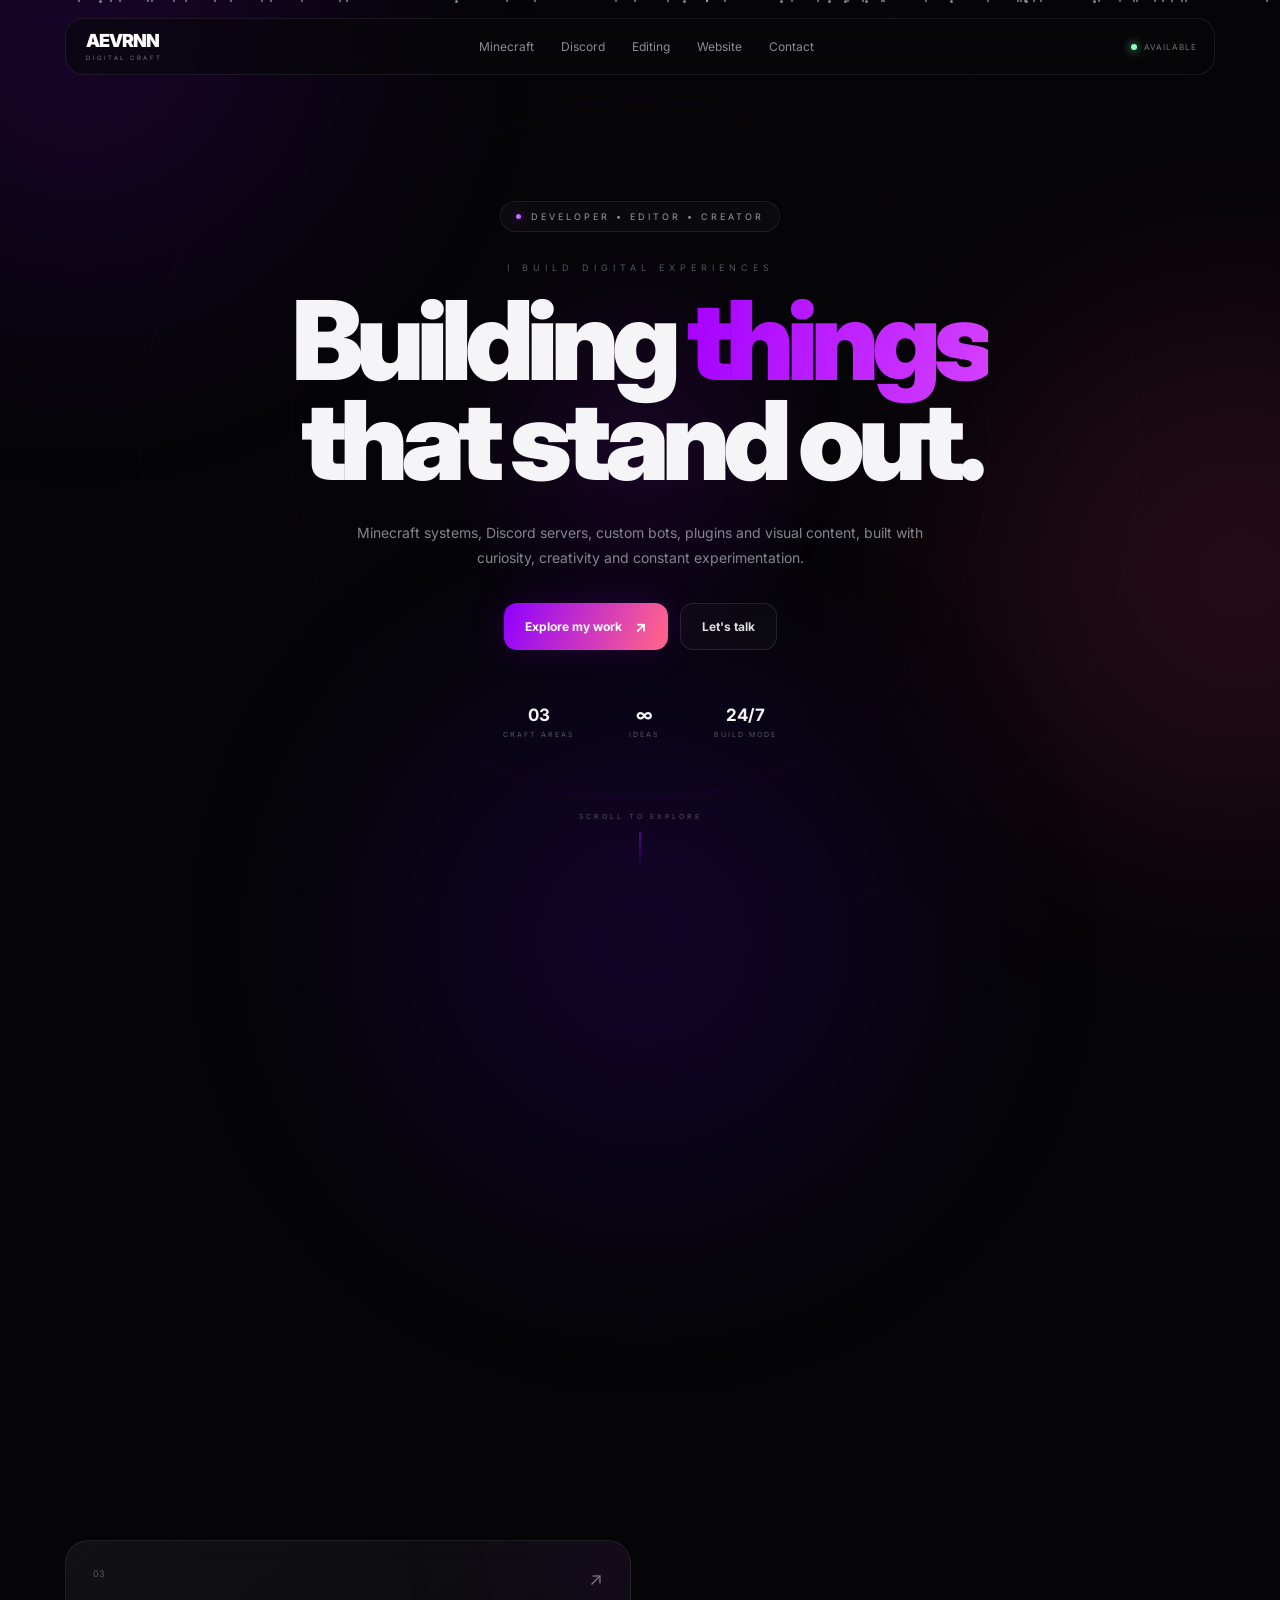
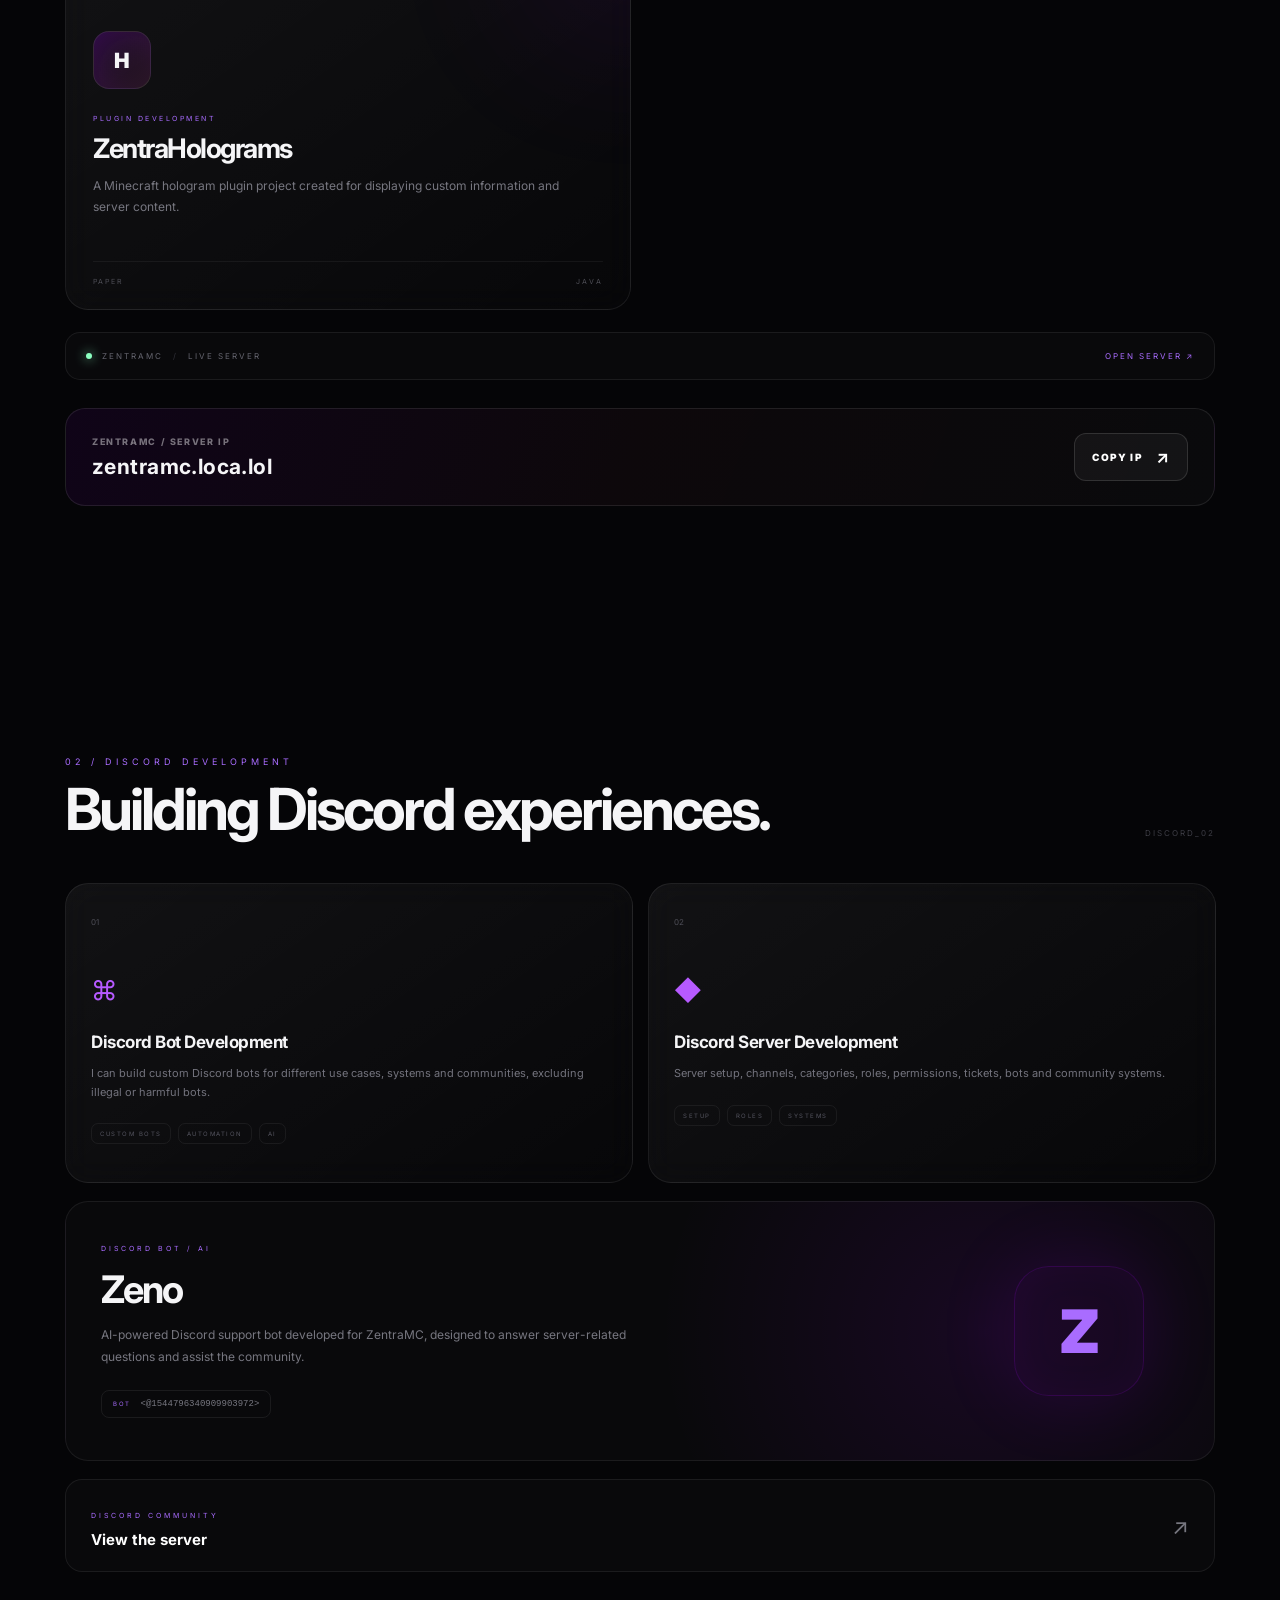
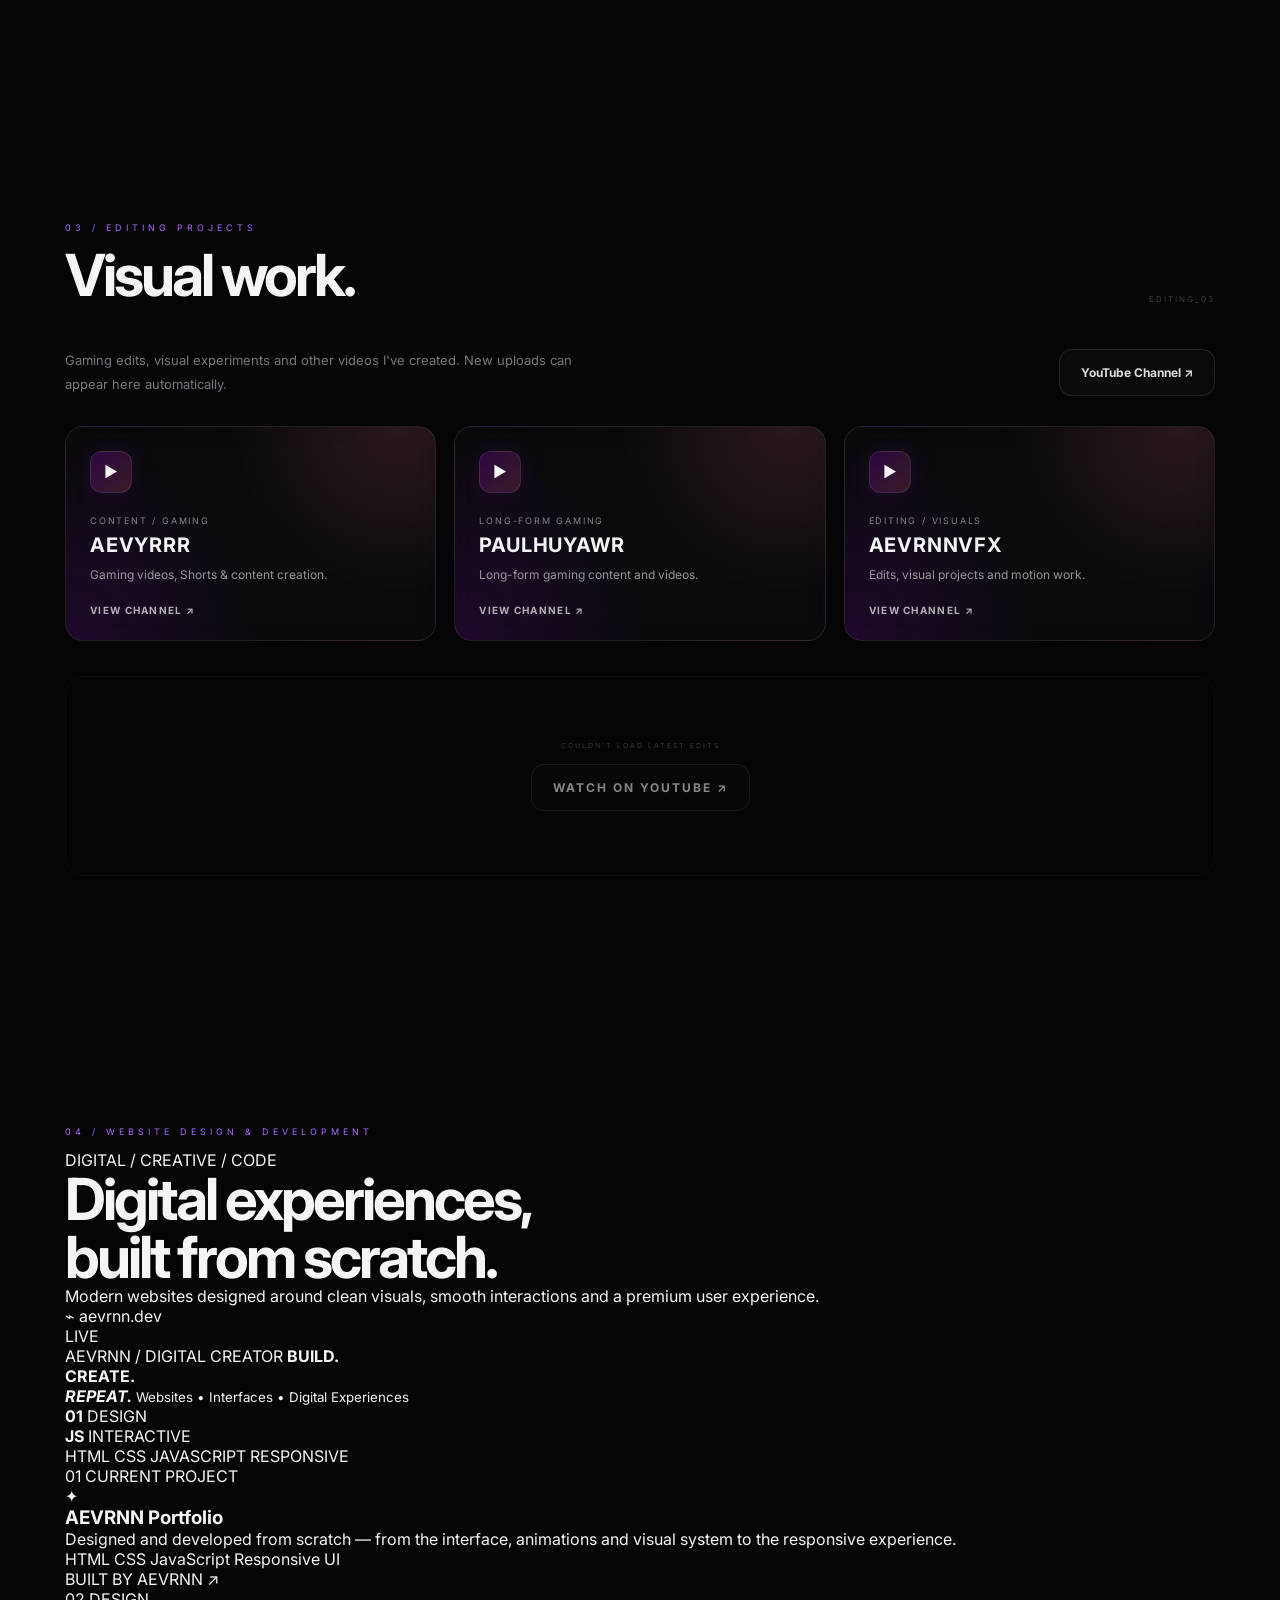
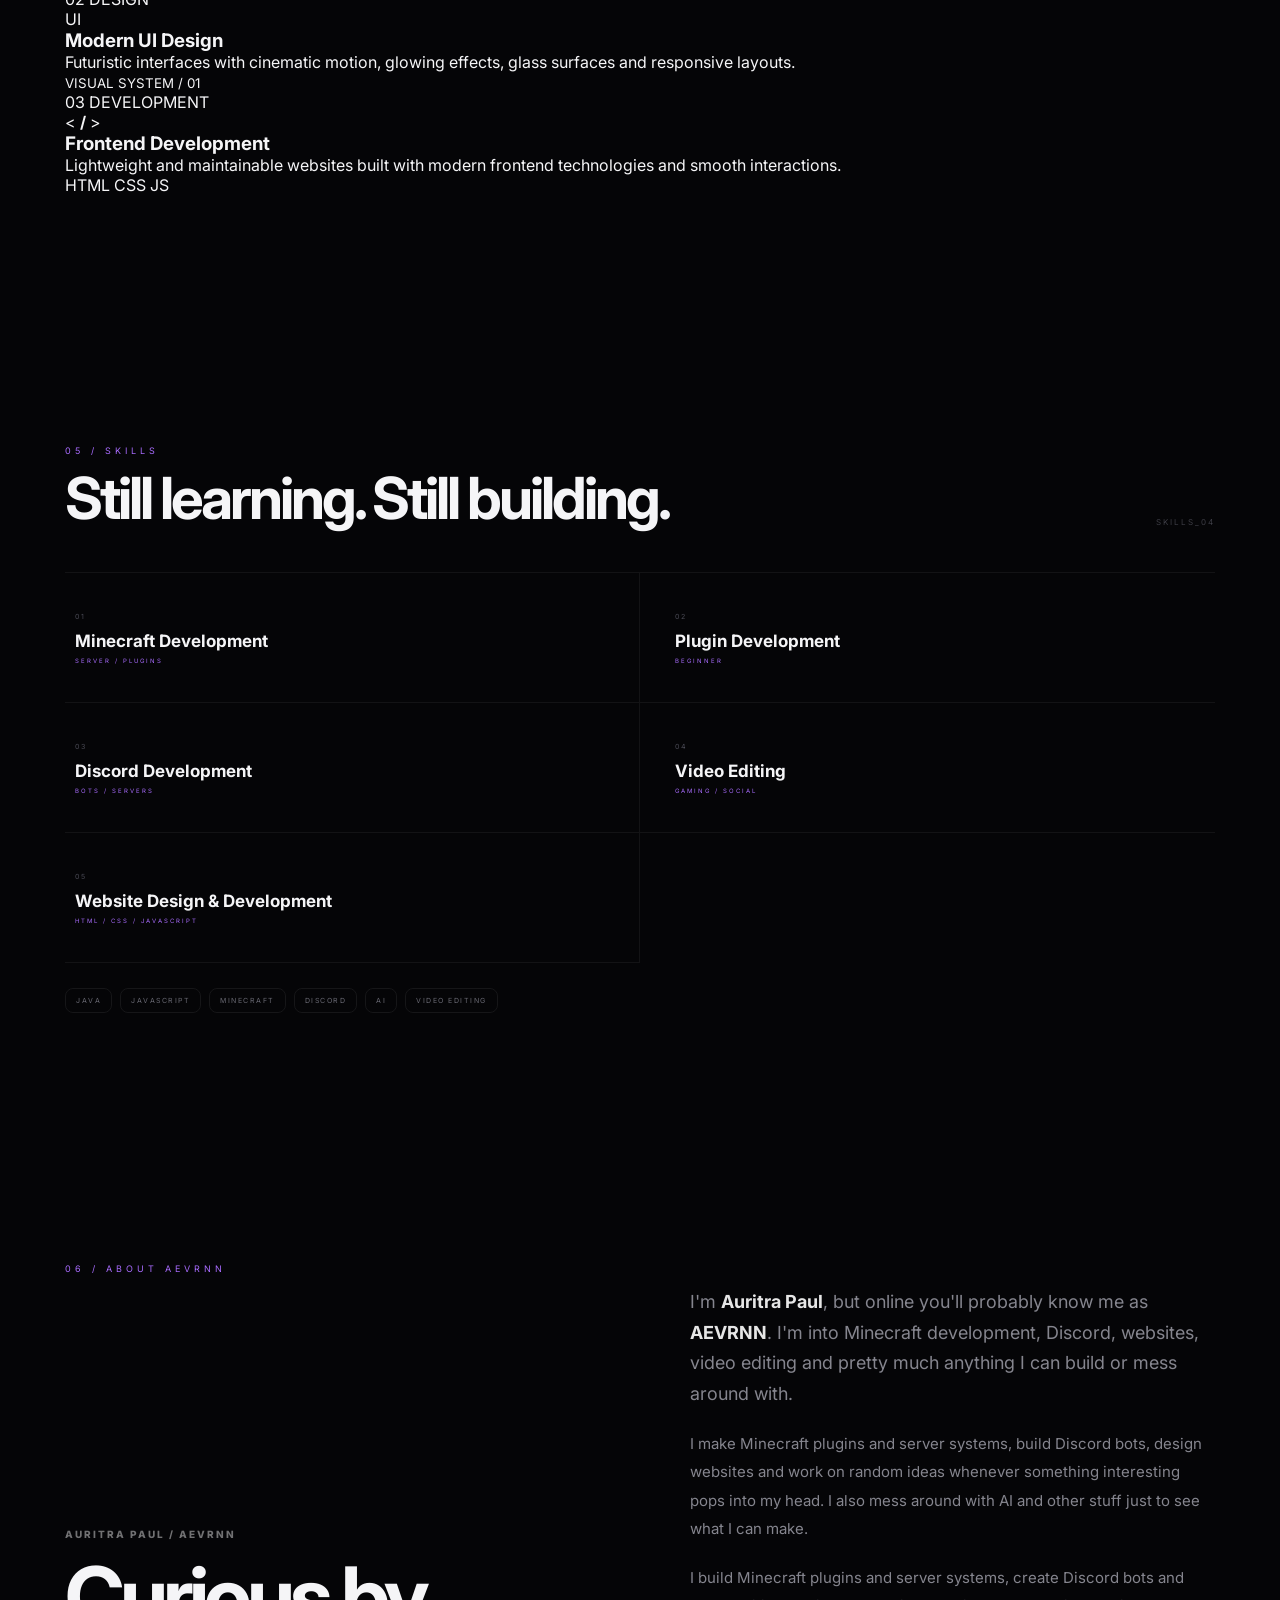
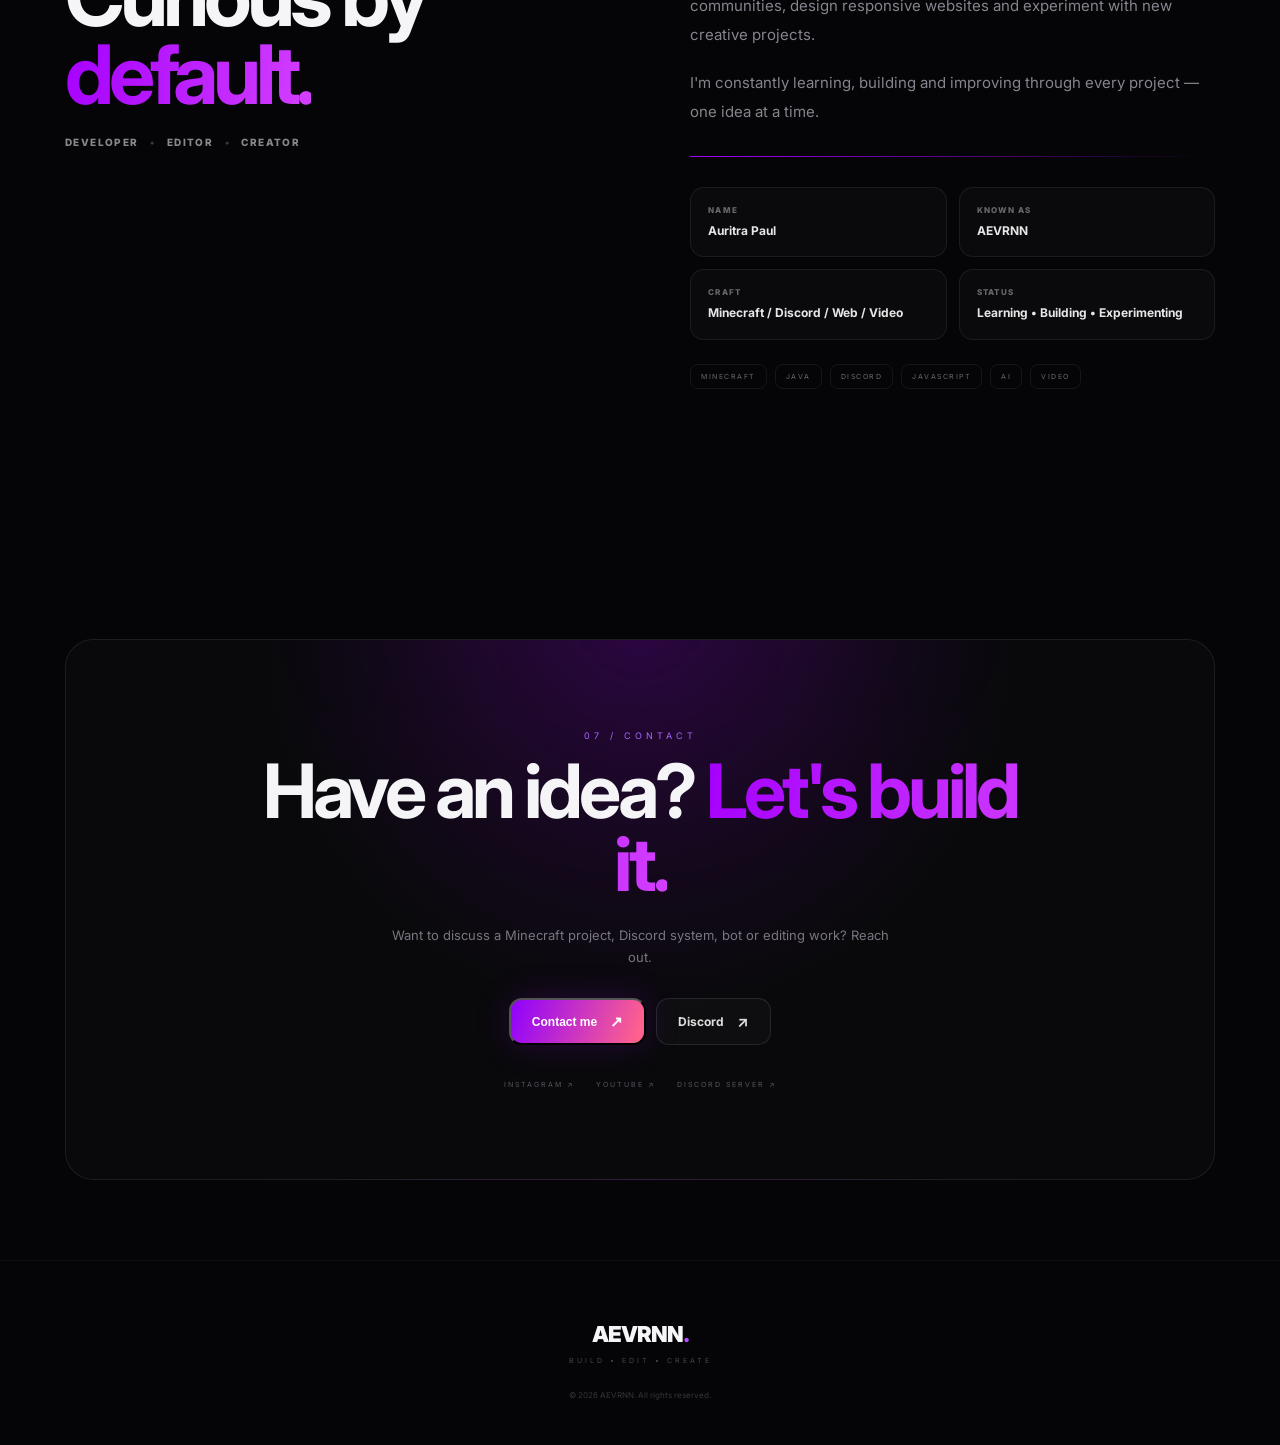
<file: index.html>
<!DOCTYPE html>
<html lang="en">
<head>
  <meta charset="UTF-8">
  <meta name="viewport" content="width=device-width, initial-scale=1.0">
  <meta name="theme-color" content="#050507">
  <meta name="description" content="AEVRNN, Minecraft & Discord Developer, Video Editor and Creator.">
  <title>AEVRNN, Digital Craft</title>

  <link rel="preconnect" href="https://fonts.googleapis.com">
  <link rel="preconnect" href="https://fonts.gstatic.com" crossorigin>
  <link href="https://fonts.googleapis.com/css2?family=Inter:wght@400;500;600;700;800;900&display=swap" rel="stylesheet">

  <link rel="stylesheet" href="style.css">
</head>

<body>

  <!-- INTRO -->
  <div class="intro" id="intro">
    <div class="intro-noise"></div>

    <div class="intro-content">
      <div class="intro-line"></div>

      <div class="intro-brand">
        <span>AEVRNN</span>
      </div>

      <div class="intro-sub">DIGITAL CRAFT</div>

      <div class="intro-loading">
        <span></span>
      </div>
    </div>
  </div>

  <!-- BACKGROUND -->
  <div class="ambient ambient-1"></div>
  <div class="ambient ambient-2"></div>
  <div class="ambient ambient-3"></div>

  <div class="grid-bg"></div>
  <div class="particles" id="particles"></div>
  <div class="mouse-glow"></div>

  <div class="progress-bar" id="progress"></div>

  <!-- NAV -->
  <nav id="navbar">
    <a href="#home" class="logo">
      <span>AEVRNN</span>
      <small>DIGITAL CRAFT</small>
    </a>

    <div class="nav-links">
      <a href="#work">Minecraft</a>
      <a href="#discord">Discord</a>
      <a href="#editing">Editing</a>
      <a href="#website-development">Website</a>
        <a href="#contact">Contact</a>
    </div>

    <div class="nav-status">
      <span></span>
      AVAILABLE
    </div>
  </nav>

  <main>

    <!-- HERO -->
    <section class="hero" id="home">

      <div class="hero-orbit orbit-1"></div>
      <div class="hero-orbit orbit-2"></div>

      <div class="hero-content">

        <div class="hero-badge">
          <span class="badge-dot"></span>
          DEVELOPER • EDITOR • CREATOR
        </div>

        <div class="hero-title-wrap">
          <div class="hero-mini">I BUILD DIGITAL EXPERIENCES</div>

          <h1>
            Building
            <span class="gradient-text">things</span>
            <br>
            that stand out.
          </h1>
        </div>

        <p class="hero-description">
          Minecraft systems, Discord servers, custom bots, plugins and
          visual content, built with curiosity, creativity and constant experimentation.
        </p>

        <div class="hero-buttons">
          <a href="#work" class="btn btn-primary magnetic">
            <span>Explore my work</span>
            <b>↗</b>
          </a>

          <a href="#contact" class="btn btn-secondary magnetic">
            Let's talk
          </a>
        </div>

        <div class="hero-meta">
          <div>
            <strong>03</strong>
            <span>CRAFT AREAS</span>
          </div>

          <div>
            <strong>∞</strong>
            <span>IDEAS</span>
          </div>

          <div>
            <strong>24/7</strong>
            <span>BUILD MODE</span>
          </div>
        </div>

      </div>

      <div class="scroll-indicator">
        <span>SCROLL TO EXPLORE</span>
        <i></i>
      </div>

    </section>


    <!-- MINECRAFT -->
    <section id="work" class="section">

      <div class="section-top reveal">
        <div>
          <div class="section-label">01 / MINECRAFT DEVELOPMENT</div>
          <h2>Building Minecraft systems.</h2>
        </div>

        <div class="section-number">MINECRAFT_01</div>
      </div>

      <div class="projects">

        <article class="project-card tilt reveal">
          <div class="card-glow"></div>

          <div class="card-top">
            <span>01</span>
            <a class="arrow project-link" href="https://zentramc.odoo.com" target="_blank" rel="noopener">↗</a>
          </div>

          <div class="project-icon">Z</div>

          <div class="card-content">
            <div class="tag">MINECRAFT SERVER DEVELOPMENT</div>
            <h3>ZentraMC</h3>
            <p>
              My Minecraft network project, built and developed around
              gameplay systems, server configuration, custom features and player experience.
            </p>
          </div>

          <div class="card-footer">
            <span>LIVE SERVER</span>
            <span>2026</span>
          </div>
        </article>


        <article class="project-card tilt reveal">
          <div class="card-glow"></div>

          <div class="card-top">
            <span>02</span>
            <span class="arrow">↗</span>
          </div>

          <div class="project-icon">Z</div>

          <div class="card-content">
            <div class="tag">PLUGIN DEVELOPMENT</div>
            <h3>Zentraduels</h3>
            <p>
              A custom Minecraft PvP plugin project with queue systems,
              kits, arenas, countdowns and match flow.
            </p>
          </div>

          <div class="card-footer">
            <span>PAPER</span>
            <span>JAVA</span>
          </div>
        </article>


        <article class="project-card tilt reveal">
          <div class="card-glow"></div>

          <div class="card-top">
            <span>03</span>
            <span class="arrow">↗</span>
          </div>

          <div class="project-icon">H</div>

          <div class="card-content">
            <div class="tag">PLUGIN DEVELOPMENT</div>
            <h3>ZentraHolograms</h3>
            <p>
              A Minecraft hologram plugin project created for displaying
              custom information and server content.
            </p>
          </div>

          <div class="card-footer">
            <span>PAPER</span>
            <span>JAVA</span>
          </div>
        </article>

      </div>

      <div class="live-project reveal">
        <span class="live-dot"></span>
        <span>ZENTRAMC</span>
        <span class="live-separator">/</span>
        <span>LIVE SERVER</span>
        <a href="https://zentramc.odoo.com" target="_blank" rel="noopener">OPEN SERVER ↗</a>
      </div>

      <!-- SERVER IP -->
      <div class="server-ip-card reveal" id="serverIpCard">
        <div class="server-ip-info">
          <span class="server-ip-label">ZENTRAMC / SERVER IP</span>
          <strong>zentramc.loca.lol</strong>
        </div>

        <button class="server-ip-copy" id="copyServerIp" type="button">
          <span>COPY IP</span>
          <b>↗</b>
        </button>

        <div class="server-ip-copied" id="serverIpCopied">COPIED ✓</div>
      </div>

    </section>


    <!-- DISCORD -->
    <section id="discord" class="section">

      <div class="section-top reveal">
        <div>
          <div class="section-label">02 / DISCORD DEVELOPMENT</div>
          <h2>Building Discord experiences.</h2>
        </div>

        <div class="section-number">DISCORD_02</div>
      </div>

      <div class="services discord-services">

        <div class="service-card tilt reveal">
          <span class="service-number">01</span>

          <div class="service-symbol">⌘</div>

          <h3>Discord Bot Development</h3>

          <p>
            I can build custom Discord bots for different use cases,
            systems and communities, excluding illegal or harmful bots.
          </p>

          <div class="service-tags">
            <span>CUSTOM BOTS</span>
            <span>AUTOMATION</span>
            <span>AI</span>
          </div>
        </div>


        <div class="service-card tilt reveal">
          <span class="service-number">02</span>

          <div class="service-symbol">◆</div>

          <h3>Discord Server Development</h3>

          <p>
            Server setup, channels, categories, roles, permissions,
            tickets, bots and community systems.
          </p>

          <div class="service-tags">
            <span>SETUP</span>
            <span>ROLES</span>
            <span>SYSTEMS</span>
          </div>
        </div>

      </div>


      <!-- ZENO -->
      <div class="discord-feature reveal">

        <div class="discord-feature-left">
          <div class="feature-label">DISCORD BOT / AI</div>

          <h3>Zeno</h3>

          <p>
            AI-powered Discord support bot developed for ZentraMC,
            designed to answer server-related questions and assist the community.
          </p>

          <div class="mention">
            <span>BOT</span>
            <code>&lt;@1544796340909903972&gt;</code>
          </div>
        </div>

        <div class="discord-feature-right">
          <div class="feature-symbol-large">Z</div>
        </div>

      </div>


      <a
        class="discord-server-link reveal"
        href="https://discord.gg/Q8cvUzamsQ"
        target="_blank"
        rel="noopener"
      >
        <div>
          <span class="feature-label">DISCORD COMMUNITY</span>
          <strong>View the server</strong>
        </div>

        <span class="feature-arrow">↗</span>
      </a>

    </section>


    <!-- EDITING -->
    <section id="editing" class="section editing-section">

      <div class="section-top reveal">
        <div>
          <div class="section-label">03 / EDITING PROJECTS</div>
          <h2>Visual work.</h2>
        </div>

        <div class="section-number">EDITING_03</div>
      </div>

      <div class="editing-intro reveal">
        <p>
          Gaming edits, visual experiments and other videos I've created.
          New uploads can appear here automatically.
        </p>

        <a
          href="https://youtube.com/@aevrnnvfx"
          target="_blank"
          rel="noopener"
          class="btn btn-secondary magnetic"
        >
          YouTube Channel ↗
        </a>
      </div>

      <div class="creator-channels">
  <div class="creator-card">
    <div class="creator-icon">▶</div>
    <div>
      <span class="creator-type">CONTENT / GAMING</span>
      <h3>AEVYRRR</h3>
      <p>Gaming videos, Shorts & content creation.</p>
    </div>
    <a href="https://www.youtube.com/@Aevyrrr" target="_blank">VIEW CHANNEL ↗</a>
  </div>

  <div class="creator-card">
    <div class="creator-icon">▶</div>
    <div>
      <span class="creator-type">LONG-FORM GAMING</span>
      <h3>PAULHUYAWR</h3>
      <p>Long-form gaming content and videos.</p>
    </div>
    <a href="https://www.youtube.com/@Paulhuyawr" target="_blank">VIEW CHANNEL ↗</a>
  </div>

  <div class="creator-card">
    <div class="creator-icon">▶</div>
    <div>
      <span class="creator-type">EDITING / VISUALS</span>
      <h3>AEVRNNVFX</h3>
      <p>Edits, visual projects and motion work.</p>
    </div>
    <a href="https://www.youtube.com/@aevrnnvfx" target="_blank">VIEW CHANNEL ↗</a>
  </div>
</div>

<div class="youtube-grid" id="youtubeProjects">

        <div class="youtube-loading">
          <div class="loader-ring"></div>
          <span>LOADING LATEST PROJECTS</span>
        </div>

      </div>

    </section>


    <!-- SKILLS -->
    <section class="section website-development-section" id="website-development">

  <div class="section-label reveal">04 / WEBSITE DESIGN & DEVELOPMENT</div>

  <div class="webx-heading reveal">
    <div>
      <span class="webx-kicker">DIGITAL / CREATIVE / CODE</span>
      <h2>Digital experiences,<br><span>built from scratch.</span></h2>
    </div>

    <p>
      Modern websites designed around clean visuals, smooth interactions
      and a premium user experience.
    </p>
  </div>

  <div class="webx-showcase reveal">

    <div class="webx-glow"></div>

    <div class="webx-browser">

      <div class="webx-browser-top">
        <div class="webx-dots">
          <i></i><i></i><i></i>
        </div>

        <div class="webx-address">
          <span>⌁</span>
          aevrnn.dev
        </div>

        <div class="webx-status">
          <span></span> LIVE
        </div>
      </div>

      <div class="webx-screen">

        <div class="webx-screen-grid"></div>

        <div class="webx-screen-content">
          <span>AEVRNN / DIGITAL CREATOR</span>

          <strong>
            BUILD.<br>
            CREATE.<br>
            <em>REPEAT.</em>
          </strong>

          <small>
            Websites • Interfaces • Digital Experiences
          </small>
        </div>

        <div class="webx-floating-card webx-float-one">
          <b>01</b>
          <span>DESIGN</span>
        </div>

        <div class="webx-floating-card webx-float-two">
          <b>JS</b>
          <span>INTERACTIVE</span>
        </div>

      </div>

      <div class="webx-browser-bottom">
        <span>HTML</span>
        <span>CSS</span>
        <span>JAVASCRIPT</span>
        <span>RESPONSIVE</span>
      </div>

    </div>

  </div>


  <div class="webx-cards">

    <article class="webx-card webx-card-main reveal tilt-card">

      <div class="webx-card-top">
        <span class="webx-number">01</span>
        <span class="webx-live">CURRENT PROJECT</span>
      </div>

      <div class="webx-icon">✦</div>

      <h3>AEVRNN Portfolio</h3>

      <p>
        Designed and developed from scratch — from the interface,
        animations and visual system to the responsive experience.
      </p>

      <div class="webx-stack">
        <span>HTML</span>
        <span>CSS</span>
        <span>JavaScript</span>
        <span>Responsive UI</span>
      </div>

      <div class="webx-card-line"></div>

      <div class="webx-card-footer">
        <span>BUILT BY AEVRNN</span>
        <span>↗</span>
      </div>

    </article>


    <article class="webx-card reveal tilt-card">

      <div class="webx-card-top">
        <span class="webx-number">02</span>
        <span class="webx-mini">DESIGN</span>
      </div>

      <div class="webx-big-number">UI</div>

      <h3>Modern UI Design</h3>

      <p>
        Futuristic interfaces with cinematic motion, glowing effects,
        glass surfaces and responsive layouts.
      </p>

      <div class="webx-progress">
        <span></span>
      </div>

      <small>VISUAL SYSTEM / 01</small>

    </article>


    <article class="webx-card reveal tilt-card">

      <div class="webx-card-top">
        <span class="webx-number">03</span>
        <span class="webx-mini">DEVELOPMENT</span>
      </div>

      <div class="webx-code-art">
        <span>&lt;</span>
        <b>/</b>
        <span>&gt;</span>
      </div>

      <h3>Frontend Development</h3>

      <p>
        Lightweight and maintainable websites built with modern
        frontend technologies and smooth interactions.
      </p>

      <div class="webx-tech-line">
        <span>HTML</span>
        <i></i>
        <span>CSS</span>
        <i></i>
        <span>JS</span>
      </div>

    </article>

  </div>

</section>

<section id="skills" class="section">

      <div class="section-top reveal">
        <div>
          <div class="section-label">05 / SKILLS</div>
          <h2>Still learning. Still building.</h2>
        </div>

        <div class="section-number">SKILLS_04</div>
      </div>

      <div class="skills-grid reveal">

        <div class="skill-item">
          <span>01</span>
          <strong>Minecraft Development</strong>
          <small>SERVER / PLUGINS</small>
        </div>

        <div class="skill-item">
          <span>02</span>
          <strong>Plugin Development</strong>
          <small>BEGINNER</small>
        </div>

        <div class="skill-item">
          <span>03</span>
          <strong>Discord Development</strong>
          <small>BOTS / SERVERS</small>
        </div>

        <div class="skill-item">
          <span>04</span>
          <strong>Video Editing</strong>
          <small>GAMING / SOCIAL</small>
        </div>

        <div class="skill-item">
          <span>05</span>
          <strong>Website Design & Development</strong>
          <small>HTML / CSS / JAVASCRIPT</small>
        </div>

      </div>

      <div class="about-stack skills-stack reveal">
        <span>JAVA</span>
        <span>JAVASCRIPT</span>
        <span>MINECRAFT</span>
        <span>DISCORD</span>
        <span>AI</span>
        <span>VIDEO EDITING</span>
      </div>

    </section>


    <!-- ABOUT -->
    <section id="about" class="section about-section">

      <div class="section-label reveal">06 / ABOUT AEVRNN</div>

      <div class="about-grid">

        <div class="about-title reveal">
          <div class="about-eyebrow">AURITRA PAUL / AEVRNN</div>

          <h2>
            Curious by
            <span class="gradient-text">default.</span>
          </h2>

          <div class="about-role">
            DEVELOPER <span>•</span> EDITOR <span>•</span> CREATOR
          </div>
        </div>

        <div class="about-text reveal">

          <p class="about-intro">
            I'm <strong>Auritra Paul</strong>, but online you'll probably know me as
            <strong>AEVRNN</strong>. I'm into Minecraft development, Discord,
            websites, video editing and pretty much anything I can build or
            mess around with.
          </p>

          <p>
            I make Minecraft plugins and server systems, build Discord bots,
            design websites and work on random ideas whenever something
            interesting pops into my head. I also mess around with AI and
            other stuff just to see what I can make.
          </p>

          <p>
            I build Minecraft plugins and server systems, create Discord bots
            and communities, design responsive websites and experiment with
            new creative projects.
          </p>

          <p>
            I'm constantly learning, building and improving through every
            project — one idea at a time.
          </p>

          <div class="about-line"></div>

          <div class="about-facts">

            <div class="about-fact">
              <span>NAME</span>
              <strong>Auritra Paul</strong>
            </div>

            <div class="about-fact">
              <span>KNOWN AS</span>
              <strong>AEVRNN</strong>
            </div>

            <div class="about-fact">
              <span>CRAFT</span>
              <strong>Minecraft / Discord / Web / Video</strong>
            </div>

            <div class="about-fact">
              <span>STATUS</span>
              <strong>Learning • Building • Experimenting</strong>
            </div>

          </div>

          <div class="about-stack">
            <span>MINECRAFT</span>
            <span>JAVA</span>
            <span>DISCORD</span>
            <span>JAVASCRIPT</span>
            <span>AI</span>
            <span>VIDEO</span>
          </div>

        </div>

      </div>
    </section>


    <!-- CONTACT -->
    <section id="contact" class="section contact-section">

      <div class="contact-box reveal">

        <div class="contact-orb"></div>

        <div class="section-label">07 / CONTACT</div>

        <h2>
          Have an idea?
          <span class="gradient-text">Let's build it.</span>
        </h2>

        <p>
          Want to discuss a Minecraft project, Discord system,
          bot or editing work? Reach out.
        </p>

        <div class="contact-buttons">

          <button
            type="button"
            class="btn btn-primary magnetic"
            id="openContactForm"
          >
            Contact me <b>↗</b>
          </button>

          <a
            href="https://discord.com/users/1123668181534384229"
            target="_blank"
            rel="noopener"
            class="btn btn-secondary magnetic"
          >
            Discord <b>↗</b>
          </a>

        </div>


        <div class="social-links">

          <a
            href="https://www.instagram.com/stfupaul_"
            target="_blank"
            rel="noopener"
          >
            INSTAGRAM ↗
          </a>

          <a
            href="https://youtube.com/@aevrnnvfx"
            target="_blank"
            rel="noopener"
          >
            YOUTUBE ↗
          </a>

          <a
            href="https://discord.gg/Q8cvUzamsQ"
            target="_blank"
            rel="noopener"
          >
            DISCORD SERVER ↗
          </a>

        </div>

      </div>

    </section>

  </main>


  <footer>

    <div class="footer-logo">
      AEVRNN<span>.</span>
    </div>

    <p>BUILD • EDIT • CREATE</p>

    <small>
      © <span id="year"></span> AEVRNN. All rights reserved.
    </small>

  </footer>



  <!-- CONTACT MODAL -->
  <div class="contact-modal" id="contactModal" aria-hidden="true">
    <div class="contact-modal-backdrop" id="contactBackdrop"></div>

    <div class="contact-modal-box" role="dialog" aria-modal="true" aria-labelledby="contactModalTitle">

      <button class="contact-close" id="closeContactForm" type="button" aria-label="Close">
        ×
      </button>

      <div class="contact-modal-glow"></div>

      <div class="contact-modal-header">
        <span class="contact-modal-label">AEVRNN / CONTACT</span>
        <h2 id="contactModalTitle">
          Let's build
          <span>something.</span>
        </h2>
        <p>
          Tell me what you're working on and I'll get back to you.
        </p>
      </div>

      <form class="contact-form" id="contactForm">

        <div class="contact-field">
          <label for="contactName">YOUR NAME</label>
          <input
            type="text"
            id="contactName"
            name="name"
            placeholder="Enter your name"
            autocomplete="name"
            required
          >
        </div>

        <div class="contact-field">
          <label for="contactEmail">EMAIL ADDRESS</label>
          <input
            type="email"
            id="contactEmail"
            name="email"
            placeholder="you@example.com"
            autocomplete="email"
            required
          >
        </div>

        <div class="contact-field">
          <label for="contactMessage">MESSAGE</label>
          <textarea
            id="contactMessage"
            name="message"
            rows="5"
            placeholder="Tell me about your project..."
            required
          ></textarea>
        </div>

        <button type="submit" class="contact-submit">
          <span>SEND MESSAGE</span>
          <b>↗</b>
        </button>

        <div class="contact-form-status" id="contactFormStatus"></div>

      </form>

      <div class="contact-modal-footer">
        <span>REPLY VIA EMAIL</span>
        <span>aevyrr@gmail.com</span>
      </div>

    </div>
  </div>

  <script src="script.js"></script>

</body>
</html>
</file>
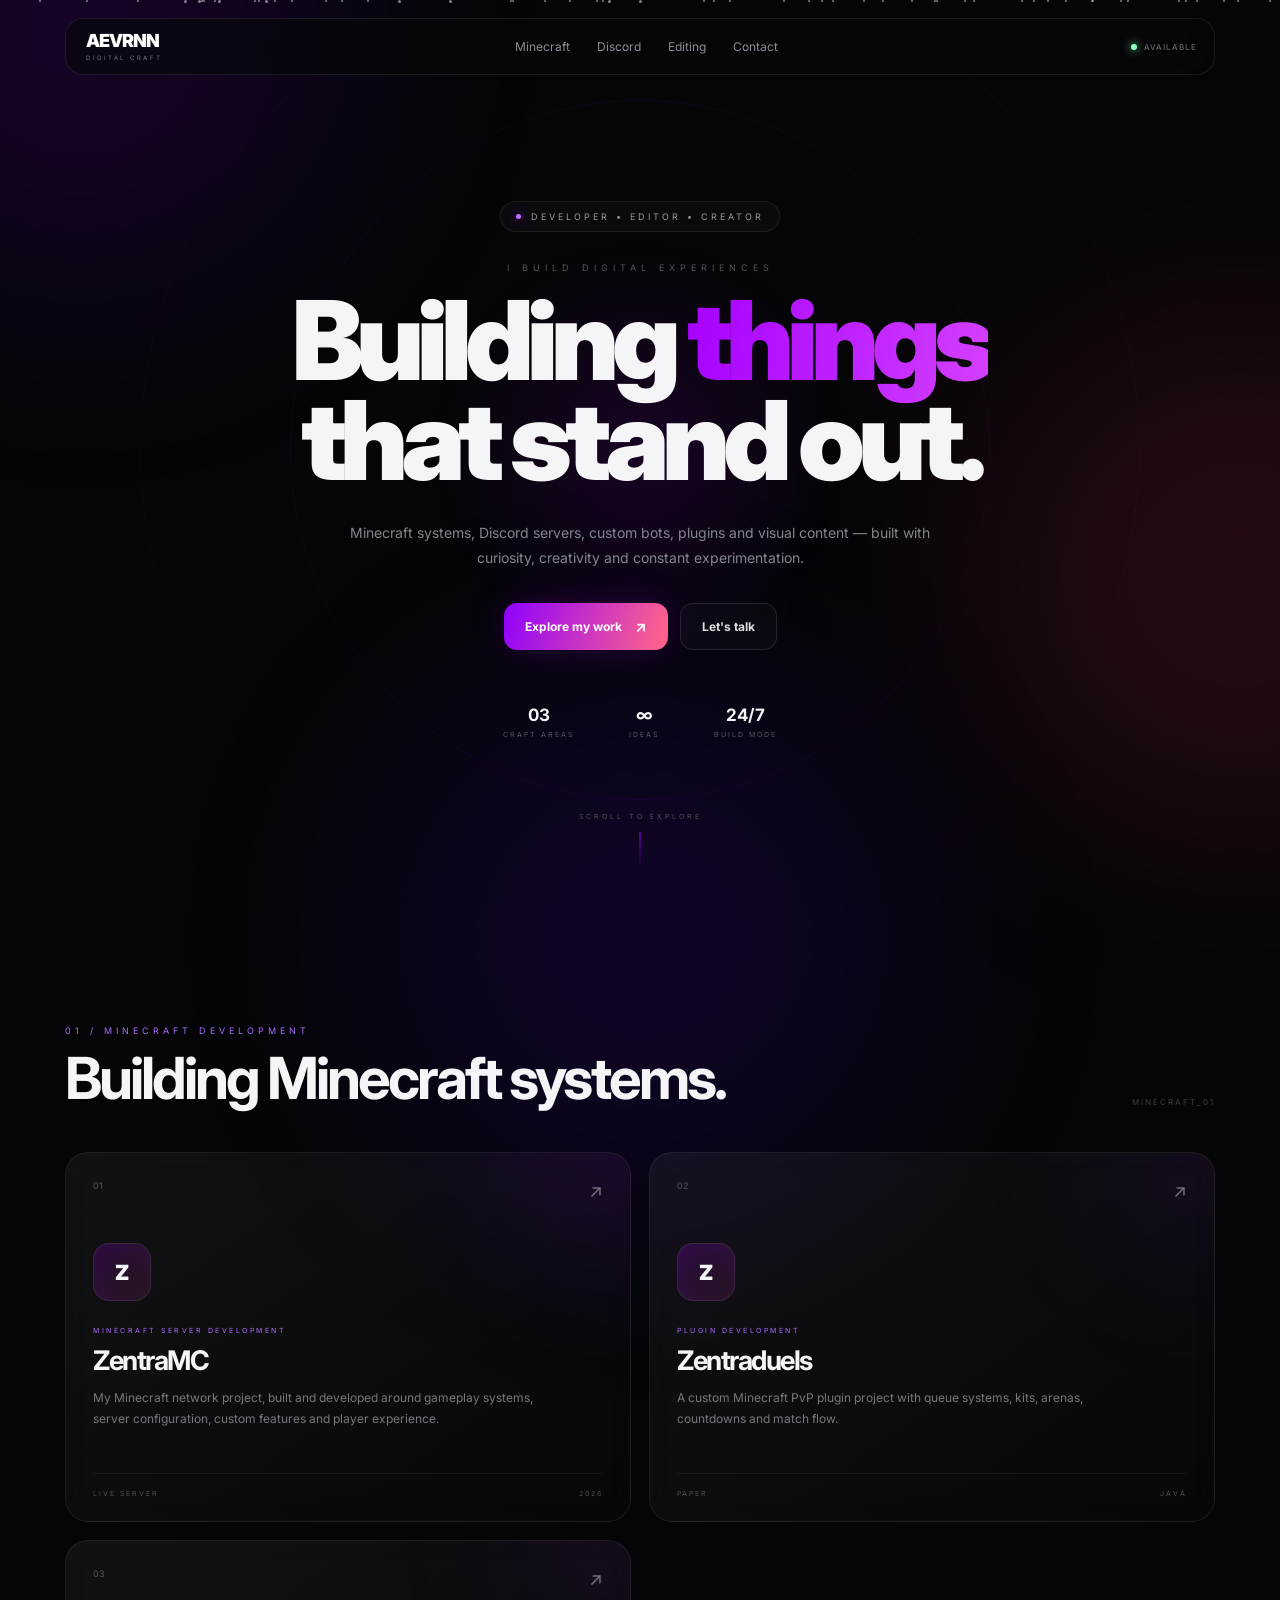
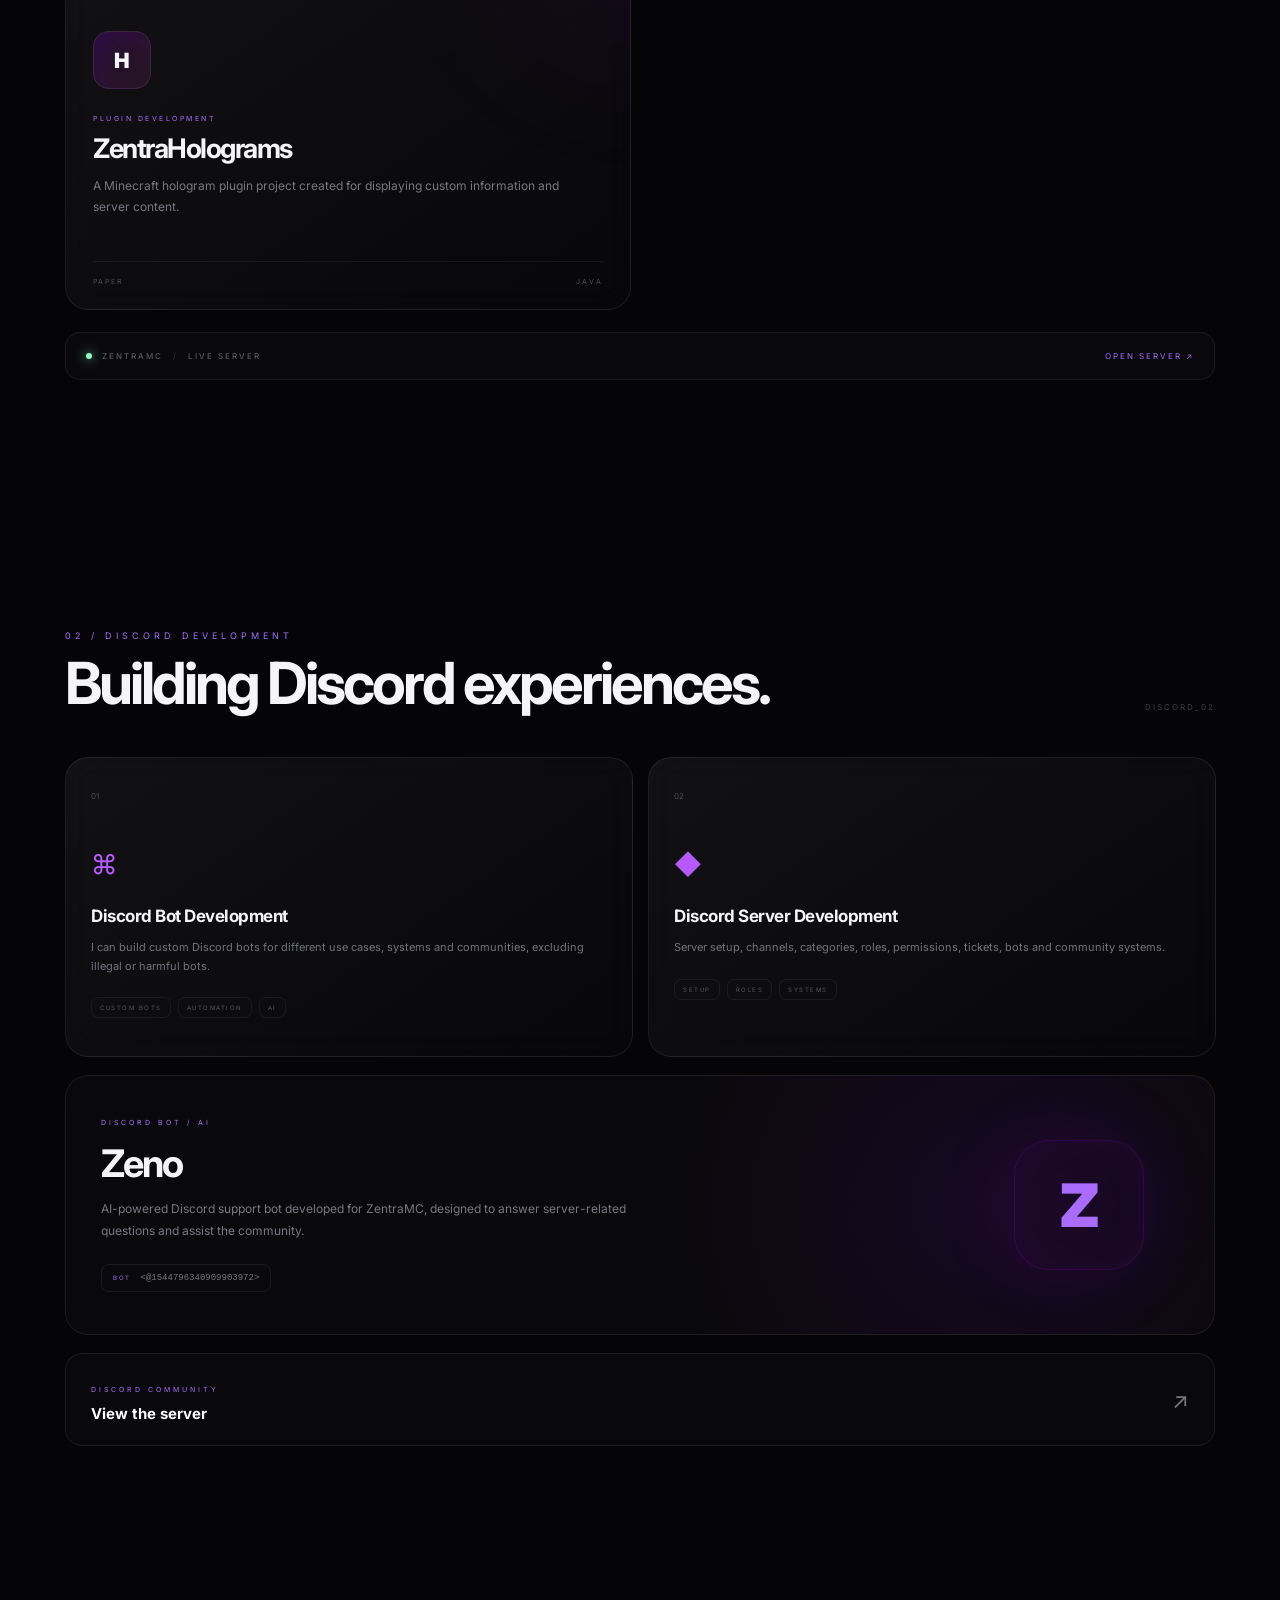
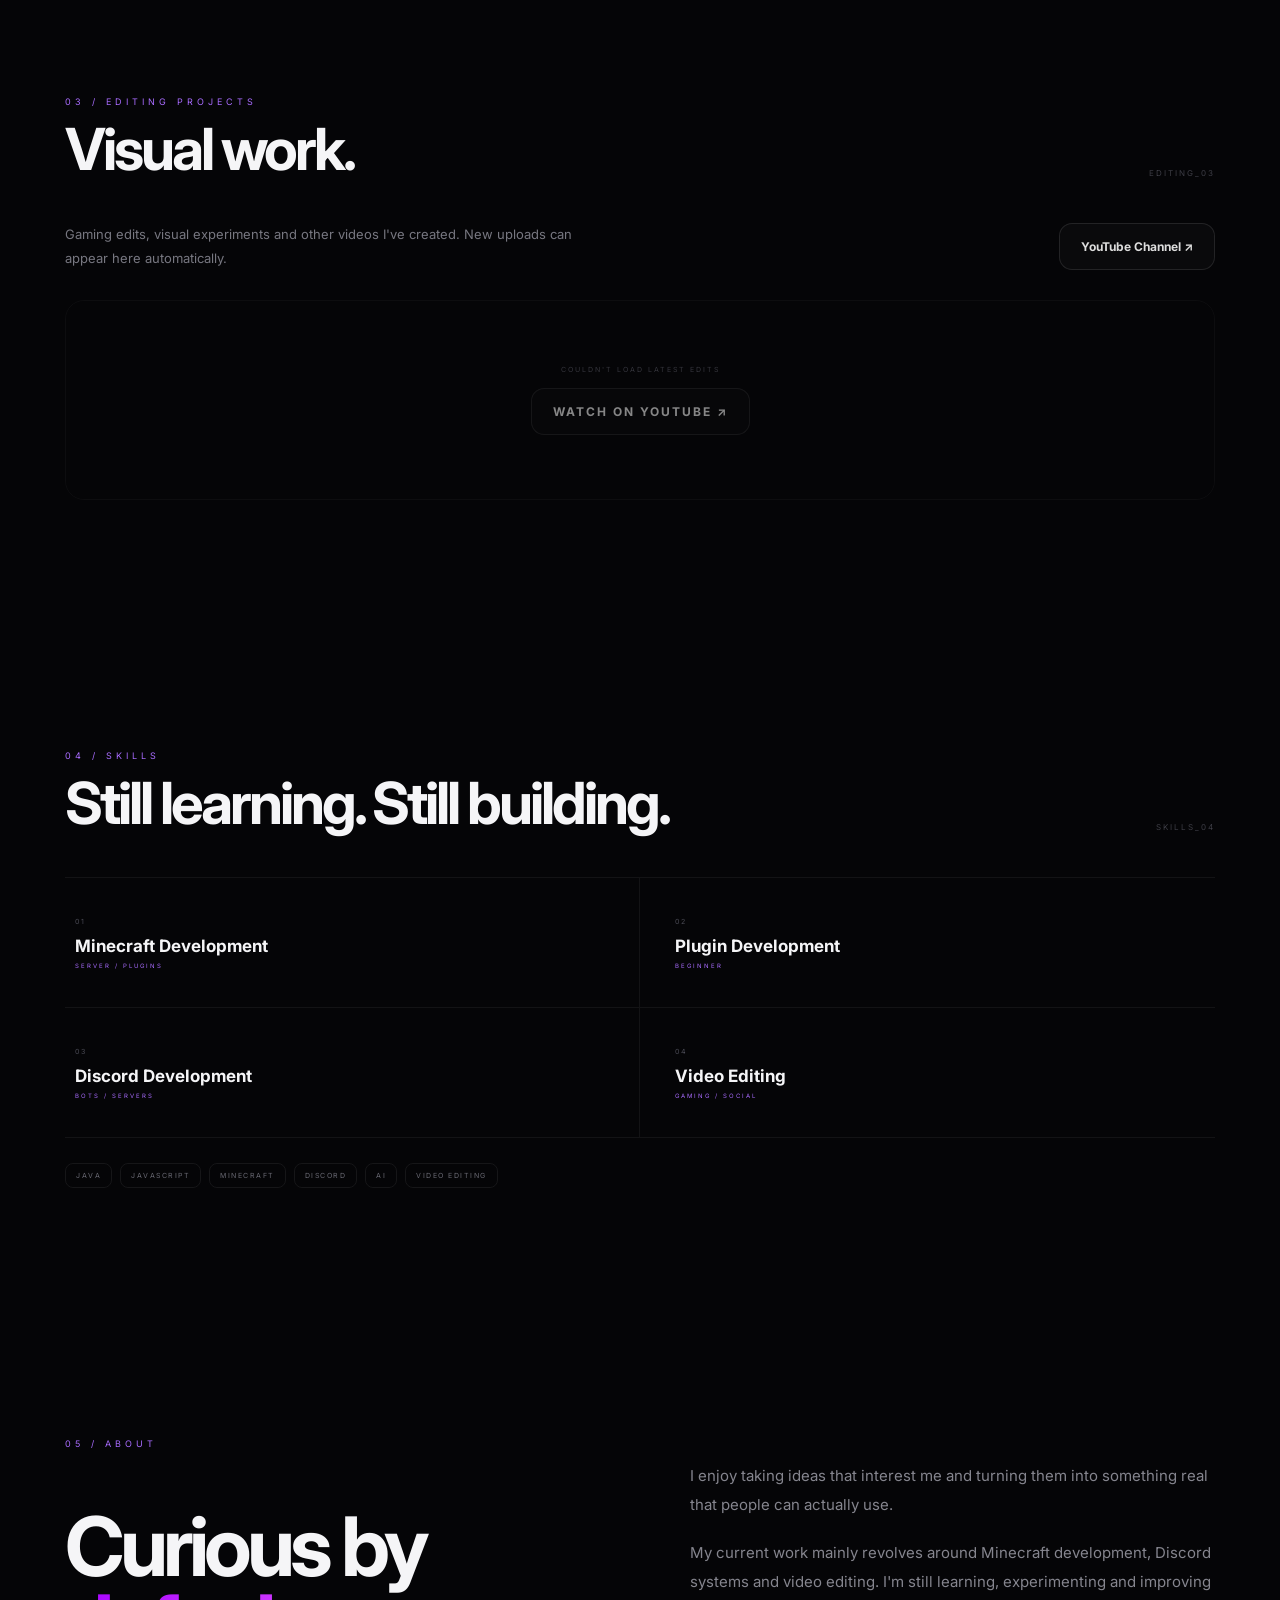
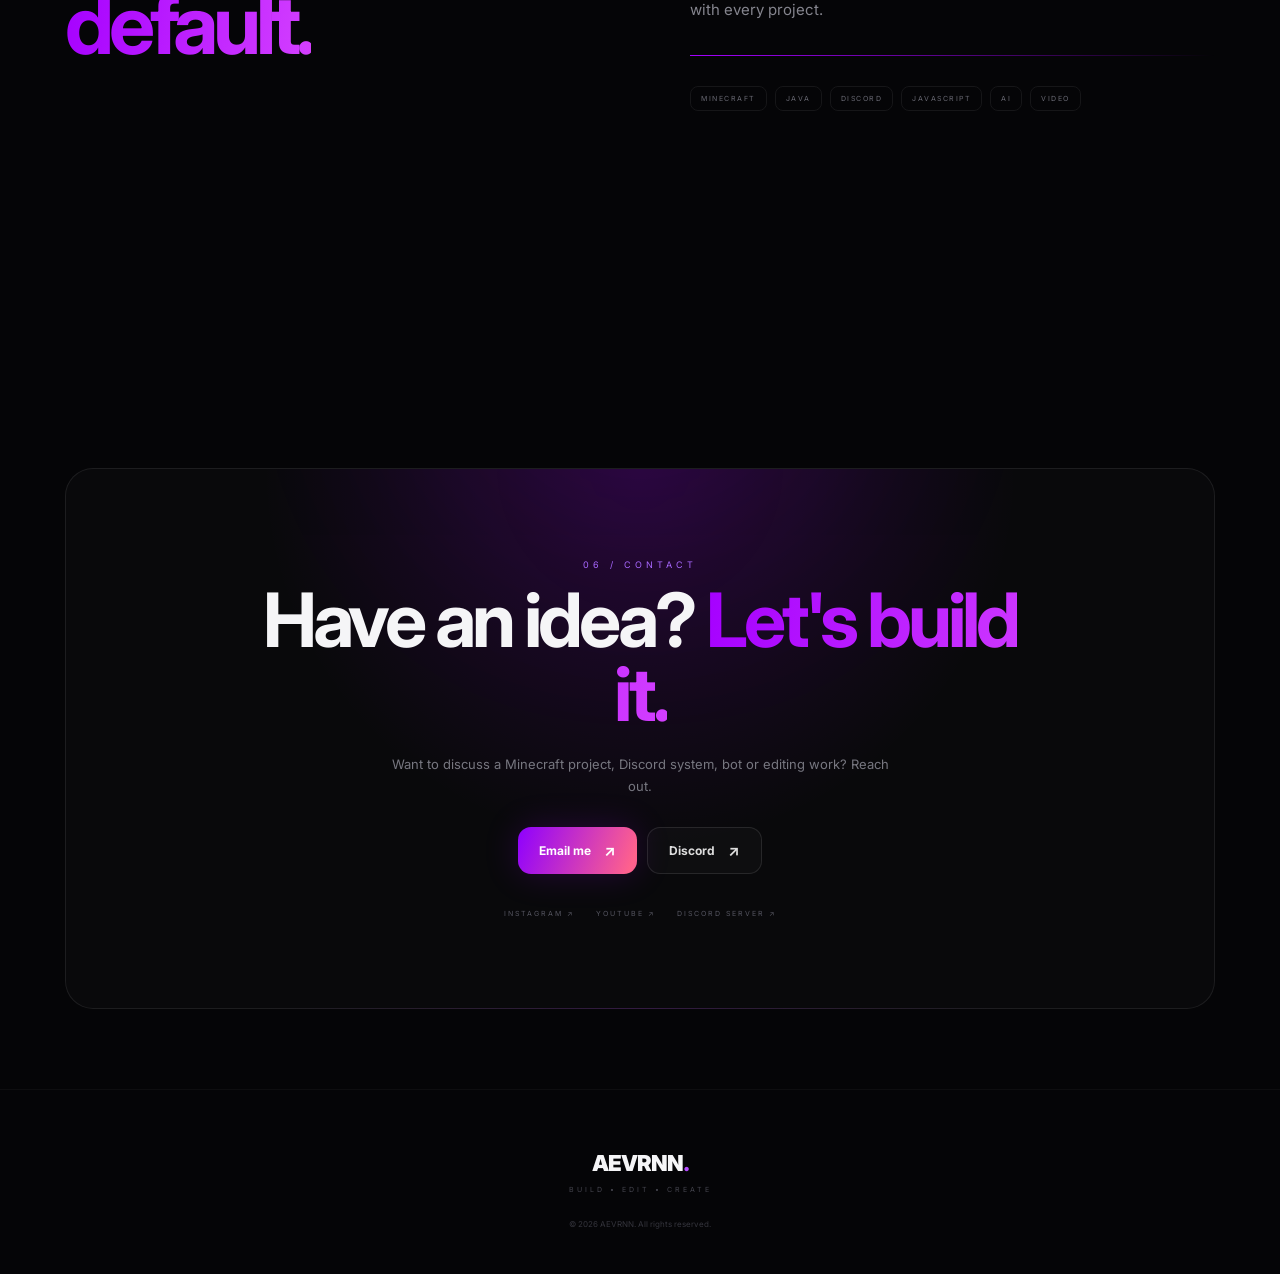
<file: index.backup.html>
<!DOCTYPE html>
<html lang="en">
<head>
  <meta charset="UTF-8">
  <meta name="viewport" content="width=device-width, initial-scale=1.0">
  <meta name="theme-color" content="#050507">
  <meta name="description" content="AEVRNN — Minecraft & Discord Developer, Video Editor and Creator.">
  <title>AEVRNN — Digital Craft</title>

  <link rel="preconnect" href="https://fonts.googleapis.com">
  <link rel="preconnect" href="https://fonts.gstatic.com" crossorigin>
  <link href="https://fonts.googleapis.com/css2?family=Inter:wght@400;500;600;700;800;900&display=swap" rel="stylesheet">

  <link rel="stylesheet" href="style.css">
</head>

<body>

  <!-- INTRO -->
  <div class="intro" id="intro">
    <div class="intro-noise"></div>

    <div class="intro-content">
      <div class="intro-line"></div>

      <div class="intro-brand">
        <span>AEVRNN</span>
      </div>

      <div class="intro-sub">DIGITAL CRAFT</div>

      <div class="intro-loading">
        <span></span>
      </div>
    </div>
  </div>

  <!-- BACKGROUND -->
  <div class="ambient ambient-1"></div>
  <div class="ambient ambient-2"></div>
  <div class="ambient ambient-3"></div>

  <div class="grid-bg"></div>
  <div class="particles" id="particles"></div>
  <div class="mouse-glow"></div>

  <div class="progress-bar" id="progress"></div>

  <!-- NAV -->
  <nav id="navbar">
    <a href="#home" class="logo">
      <span>AEVRNN</span>
      <small>DIGITAL CRAFT</small>
    </a>

    <div class="nav-links">
      <a href="#work">Minecraft</a>
      <a href="#discord">Discord</a>
      <a href="#editing">Editing</a>
      <a href="#contact">Contact</a>
    </div>

    <div class="nav-status">
      <span></span>
      AVAILABLE
    </div>
  </nav>

  <main>

    <!-- HERO -->
    <section class="hero" id="home">

      <div class="hero-orbit orbit-1"></div>
      <div class="hero-orbit orbit-2"></div>

      <div class="hero-content">

        <div class="hero-badge">
          <span class="badge-dot"></span>
          DEVELOPER • EDITOR • CREATOR
        </div>

        <div class="hero-title-wrap">
          <div class="hero-mini">I BUILD DIGITAL EXPERIENCES</div>

          <h1>
            Building
            <span class="gradient-text">things</span>
            <br>
            that stand out.
          </h1>
        </div>

        <p class="hero-description">
          Minecraft systems, Discord servers, custom bots, plugins and
          visual content — built with curiosity, creativity and constant experimentation.
        </p>

        <div class="hero-buttons">
          <a href="#work" class="btn btn-primary magnetic">
            <span>Explore my work</span>
            <b>↗</b>
          </a>

          <a href="#contact" class="btn btn-secondary magnetic">
            Let's talk
          </a>
        </div>

        <div class="hero-meta">
          <div>
            <strong>03</strong>
            <span>CRAFT AREAS</span>
          </div>

          <div>
            <strong>∞</strong>
            <span>IDEAS</span>
          </div>

          <div>
            <strong>24/7</strong>
            <span>BUILD MODE</span>
          </div>
        </div>

      </div>

      <div class="scroll-indicator">
        <span>SCROLL TO EXPLORE</span>
        <i></i>
      </div>

    </section>


    <!-- MINECRAFT -->
    <section id="work" class="section">

      <div class="section-top reveal">
        <div>
          <div class="section-label">01 / MINECRAFT DEVELOPMENT</div>
          <h2>Building Minecraft systems.</h2>
        </div>

        <div class="section-number">MINECRAFT_01</div>
      </div>

      <div class="projects">

        <article class="project-card tilt reveal">
          <div class="card-glow"></div>

          <div class="card-top">
            <span>01</span>
            <a class="arrow project-link" href="https://zentramc.loca.lol" target="_blank" rel="noopener">↗</a>
          </div>

          <div class="project-icon">Z</div>

          <div class="card-content">
            <div class="tag">MINECRAFT SERVER DEVELOPMENT</div>
            <h3>ZentraMC</h3>
            <p>
              My Minecraft network project, built and developed around
              gameplay systems, server configuration, custom features and player experience.
            </p>
          </div>

          <div class="card-footer">
            <span>LIVE SERVER</span>
            <span>2026</span>
          </div>
        </article>


        <article class="project-card tilt reveal">
          <div class="card-glow"></div>

          <div class="card-top">
            <span>02</span>
            <span class="arrow">↗</span>
          </div>

          <div class="project-icon">Z</div>

          <div class="card-content">
            <div class="tag">PLUGIN DEVELOPMENT</div>
            <h3>Zentraduels</h3>
            <p>
              A custom Minecraft PvP plugin project with queue systems,
              kits, arenas, countdowns and match flow.
            </p>
          </div>

          <div class="card-footer">
            <span>PAPER</span>
            <span>JAVA</span>
          </div>
        </article>


        <article class="project-card tilt reveal">
          <div class="card-glow"></div>

          <div class="card-top">
            <span>03</span>
            <span class="arrow">↗</span>
          </div>

          <div class="project-icon">H</div>

          <div class="card-content">
            <div class="tag">PLUGIN DEVELOPMENT</div>
            <h3>ZentraHolograms</h3>
            <p>
              A Minecraft hologram plugin project created for displaying
              custom information and server content.
            </p>
          </div>

          <div class="card-footer">
            <span>PAPER</span>
            <span>JAVA</span>
          </div>
        </article>

      </div>

      <div class="live-project reveal">
        <span class="live-dot"></span>
        <span>ZENTRAMC</span>
        <span class="live-separator">/</span>
        <span>LIVE SERVER</span>
        <a href="https://zentramc.loca.lol" target="_blank" rel="noopener">OPEN SERVER ↗</a>
      </div>

    </section>


    <!-- DISCORD -->
    <section id="discord" class="section">

      <div class="section-top reveal">
        <div>
          <div class="section-label">02 / DISCORD DEVELOPMENT</div>
          <h2>Building Discord experiences.</h2>
        </div>

        <div class="section-number">DISCORD_02</div>
      </div>

      <div class="services discord-services">

        <div class="service-card tilt reveal">
          <span class="service-number">01</span>

          <div class="service-symbol">⌘</div>

          <h3>Discord Bot Development</h3>

          <p>
            I can build custom Discord bots for different use cases,
            systems and communities, excluding illegal or harmful bots.
          </p>

          <div class="service-tags">
            <span>CUSTOM BOTS</span>
            <span>AUTOMATION</span>
            <span>AI</span>
          </div>
        </div>


        <div class="service-card tilt reveal">
          <span class="service-number">02</span>

          <div class="service-symbol">◆</div>

          <h3>Discord Server Development</h3>

          <p>
            Server setup, channels, categories, roles, permissions,
            tickets, bots and community systems.
          </p>

          <div class="service-tags">
            <span>SETUP</span>
            <span>ROLES</span>
            <span>SYSTEMS</span>
          </div>
        </div>

      </div>


      <!-- ZENO -->
      <div class="discord-feature reveal">

        <div class="discord-feature-left">
          <div class="feature-label">DISCORD BOT / AI</div>

          <h3>Zeno</h3>

          <p>
            AI-powered Discord support bot developed for ZentraMC,
            designed to answer server-related questions and assist the community.
          </p>

          <div class="mention">
            <span>BOT</span>
            <code>&lt;@1544796340909903972&gt;</code>
          </div>
        </div>

        <div class="discord-feature-right">
          <div class="feature-symbol-large">Z</div>
        </div>

      </div>


      <a
        class="discord-server-link reveal"
        href="https://discord.gg/Q8cvUzamsQ"
        target="_blank"
        rel="noopener"
      >
        <div>
          <span class="feature-label">DISCORD COMMUNITY</span>
          <strong>View the server</strong>
        </div>

        <span class="feature-arrow">↗</span>
      </a>

    </section>


    <!-- EDITING -->
    <section id="editing" class="section editing-section">

      <div class="section-top reveal">
        <div>
          <div class="section-label">03 / EDITING PROJECTS</div>
          <h2>Visual work.</h2>
        </div>

        <div class="section-number">EDITING_03</div>
      </div>

      <div class="editing-intro reveal">
        <p>
          Gaming edits, visual experiments and other videos I've created.
          New uploads can appear here automatically.
        </p>

        <a
          href="https://youtube.com/@aevrnnvfx"
          target="_blank"
          rel="noopener"
          class="btn btn-secondary magnetic"
        >
          YouTube Channel ↗
        </a>
      </div>

      <div class="youtube-grid" id="youtubeProjects">

        <div class="youtube-loading">
          <div class="loader-ring"></div>
          <span>LOADING LATEST PROJECTS</span>
        </div>

      </div>

    </section>


    <!-- SKILLS -->
    <section id="skills" class="section">

      <div class="section-top reveal">
        <div>
          <div class="section-label">04 / SKILLS</div>
          <h2>Still learning. Still building.</h2>
        </div>

        <div class="section-number">SKILLS_04</div>
      </div>

      <div class="skills-grid reveal">

        <div class="skill-item">
          <span>01</span>
          <strong>Minecraft Development</strong>
          <small>SERVER / PLUGINS</small>
        </div>

        <div class="skill-item">
          <span>02</span>
          <strong>Plugin Development</strong>
          <small>BEGINNER</small>
        </div>

        <div class="skill-item">
          <span>03</span>
          <strong>Discord Development</strong>
          <small>BOTS / SERVERS</small>
        </div>

        <div class="skill-item">
          <span>04</span>
          <strong>Video Editing</strong>
          <small>GAMING / SOCIAL</small>
        </div>

      </div>

      <div class="about-stack skills-stack reveal">
        <span>JAVA</span>
        <span>JAVASCRIPT</span>
        <span>MINECRAFT</span>
        <span>DISCORD</span>
        <span>AI</span>
        <span>VIDEO EDITING</span>
      </div>

    </section>


    <!-- ABOUT -->
    <section id="about" class="section about-section">

      <div class="section-label reveal">05 / ABOUT</div>

      <div class="about-grid">

        <div class="about-title reveal">
          <h2>
            Curious by
            <span class="gradient-text">default.</span>
          </h2>
        </div>

        <div class="about-text reveal">

          <p>
            I enjoy taking ideas that interest me and turning them into
            something real that people can actually use.
          </p>

          <p>
            My current work mainly revolves around Minecraft development,
            Discord systems and video editing. I'm still learning, experimenting
            and improving with every project.
          </p>

          <div class="about-line"></div>

          <div class="about-stack">
            <span>MINECRAFT</span>
            <span>JAVA</span>
            <span>DISCORD</span>
            <span>JAVASCRIPT</span>
            <span>AI</span>
            <span>VIDEO</span>
          </div>

        </div>

      </div>
    </section>


    <!-- CONTACT -->
    <section id="contact" class="section contact-section">

      <div class="contact-box reveal">

        <div class="contact-orb"></div>

        <div class="section-label">06 / CONTACT</div>

        <h2>
          Have an idea?
          <span class="gradient-text">Let's build it.</span>
        </h2>

        <p>
          Want to discuss a Minecraft project, Discord system,
          bot or editing work? Reach out.
        </p>

        <div class="contact-buttons">

          <a
            href="mailto:aevyrr@gmail.com"
            class="btn btn-primary magnetic"
          >
            Email me <b>↗</b>
          </a>

          <a
            href="https://discord.com/users/1123668181534384229"
            target="_blank"
            rel="noopener"
            class="btn btn-secondary magnetic"
          >
            Discord <b>↗</b>
          </a>

        </div>


        <div class="social-links">

          <a
            href="https://www.instagram.com/stfupaul_"
            target="_blank"
            rel="noopener"
          >
            INSTAGRAM ↗
          </a>

          <a
            href="https://youtube.com/@aevrnnvfx"
            target="_blank"
            rel="noopener"
          >
            YOUTUBE ↗
          </a>

          <a
            href="https://discord.gg/Q8cvUzamsQ"
            target="_blank"
            rel="noopener"
          >
            DISCORD SERVER ↗
          </a>

        </div>

      </div>

    </section>

  </main>


  <footer>

    <div class="footer-logo">
      AEVRNN<span>.</span>
    </div>

    <p>BUILD • EDIT • CREATE</p>

    <small>
      © <span id="year"></span> AEVRNN. All rights reserved.
    </small>

  </footer>


  <script src="script.js"></script>

</body>
</html>
</file>
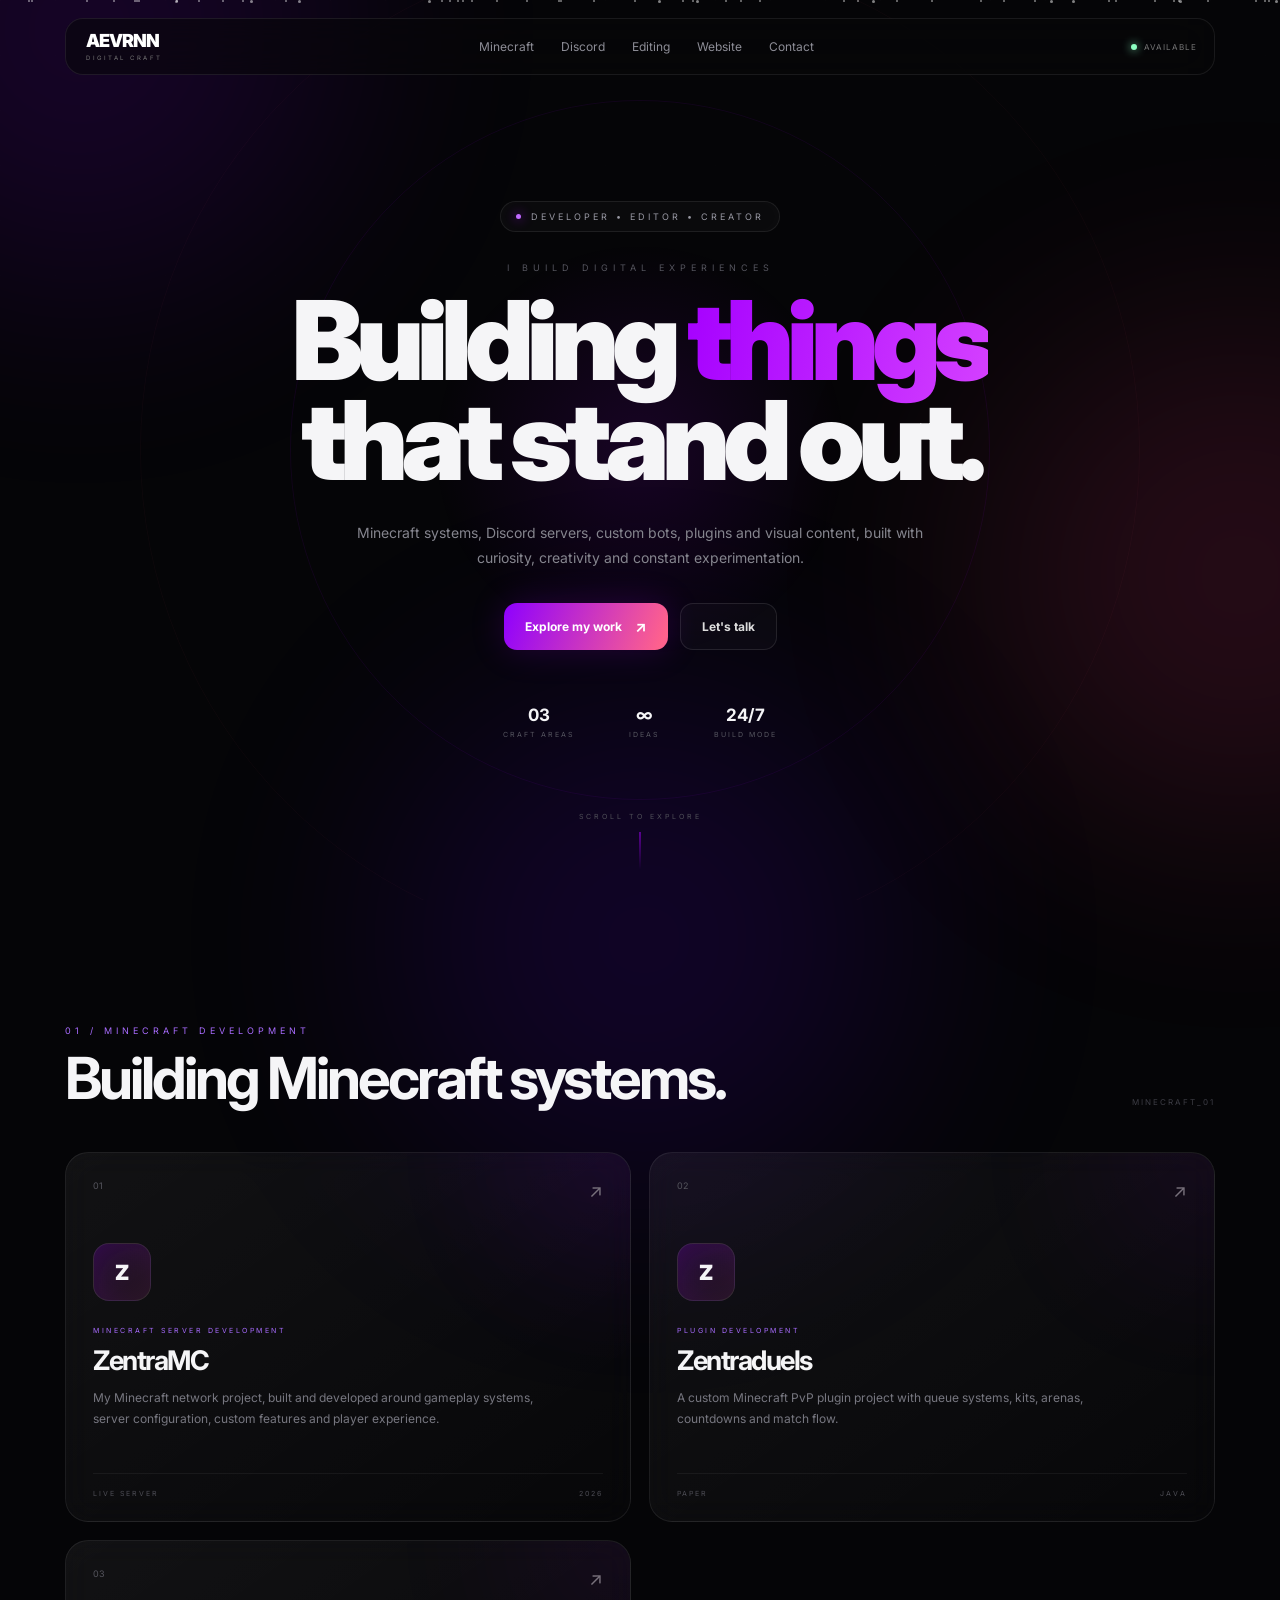
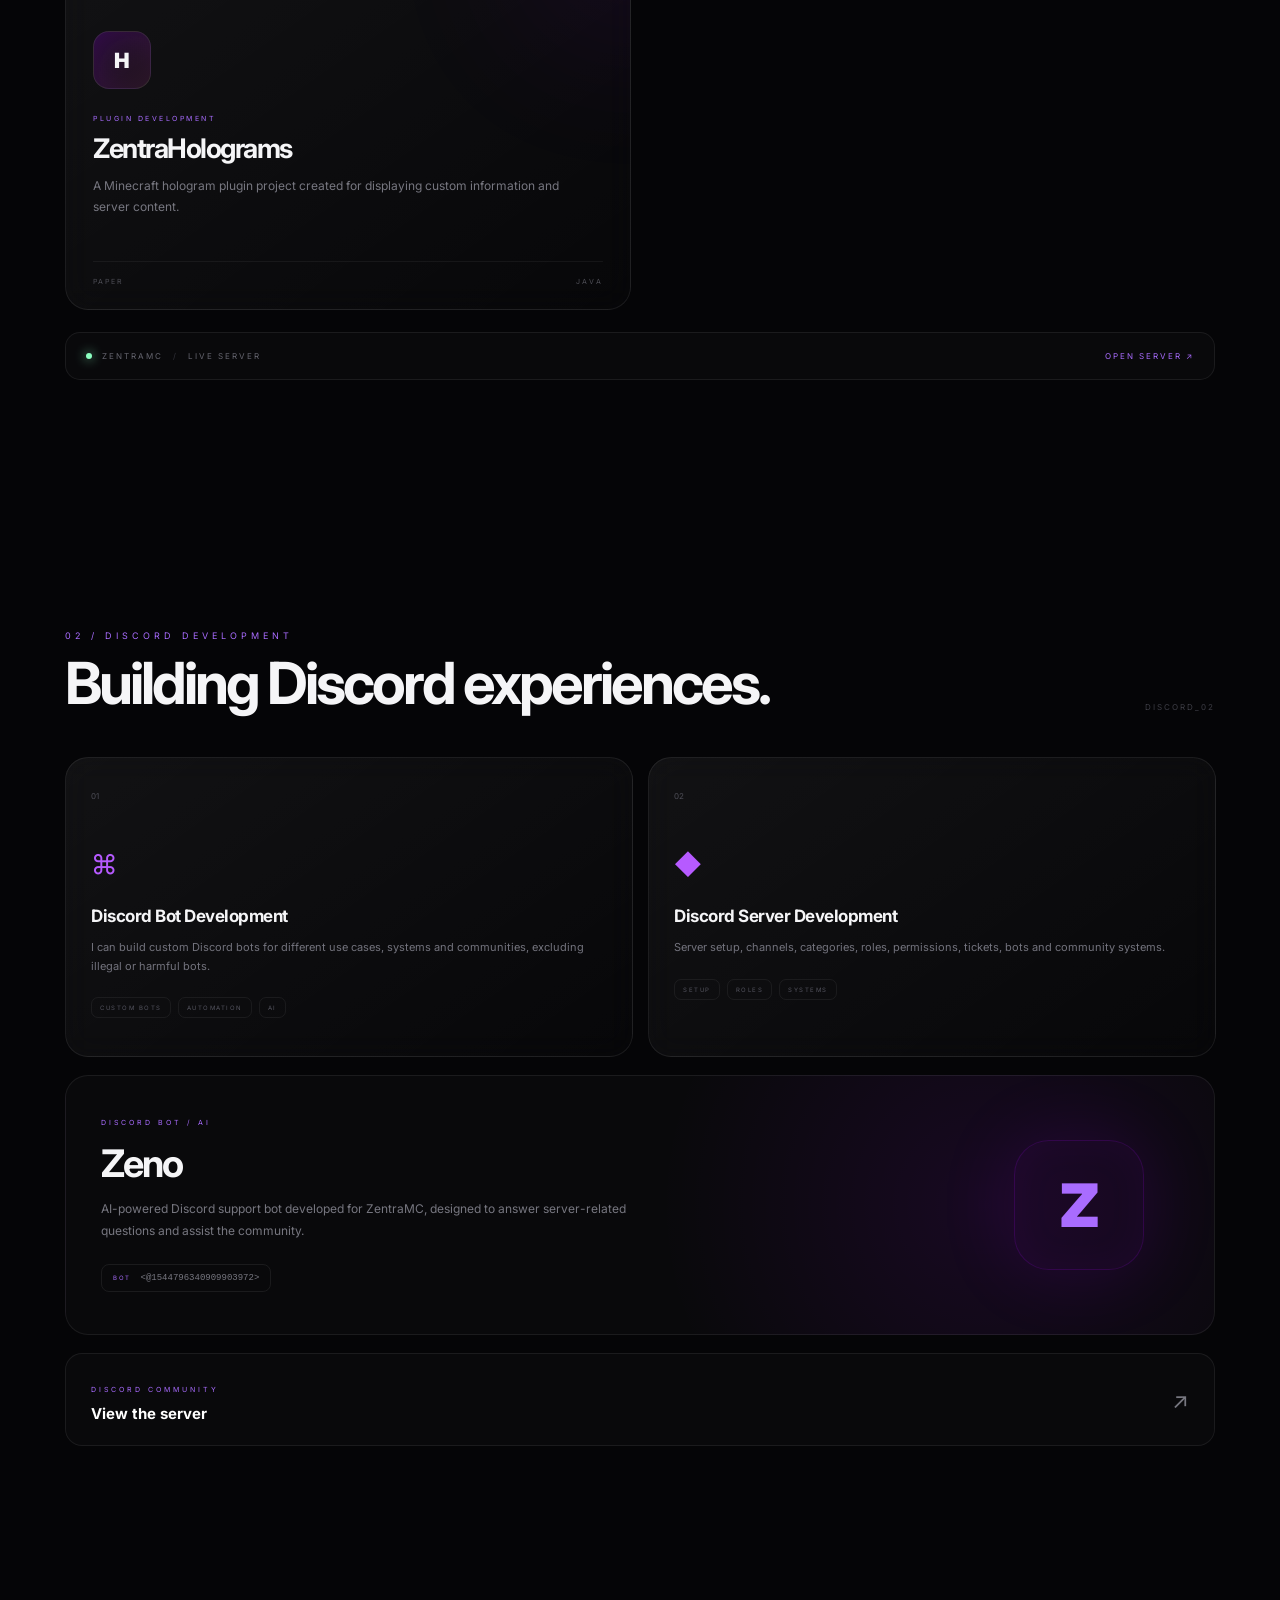
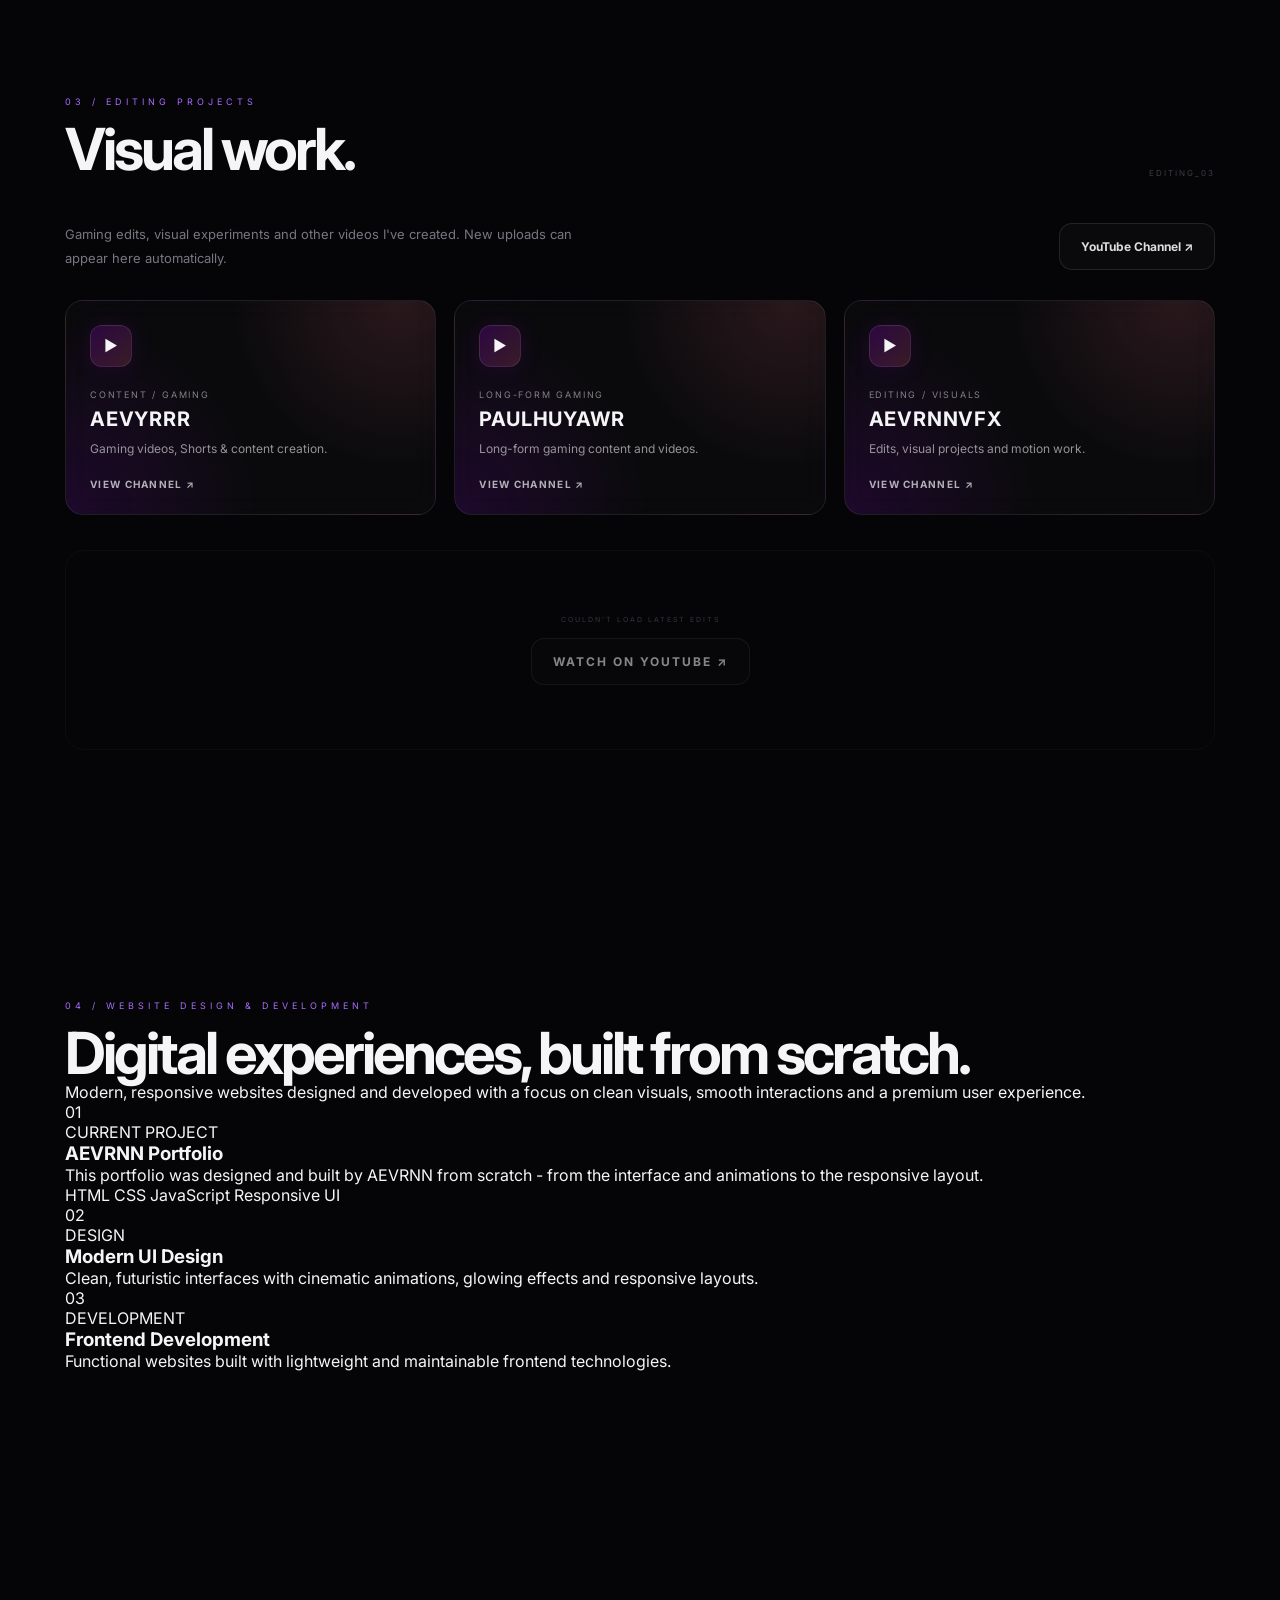
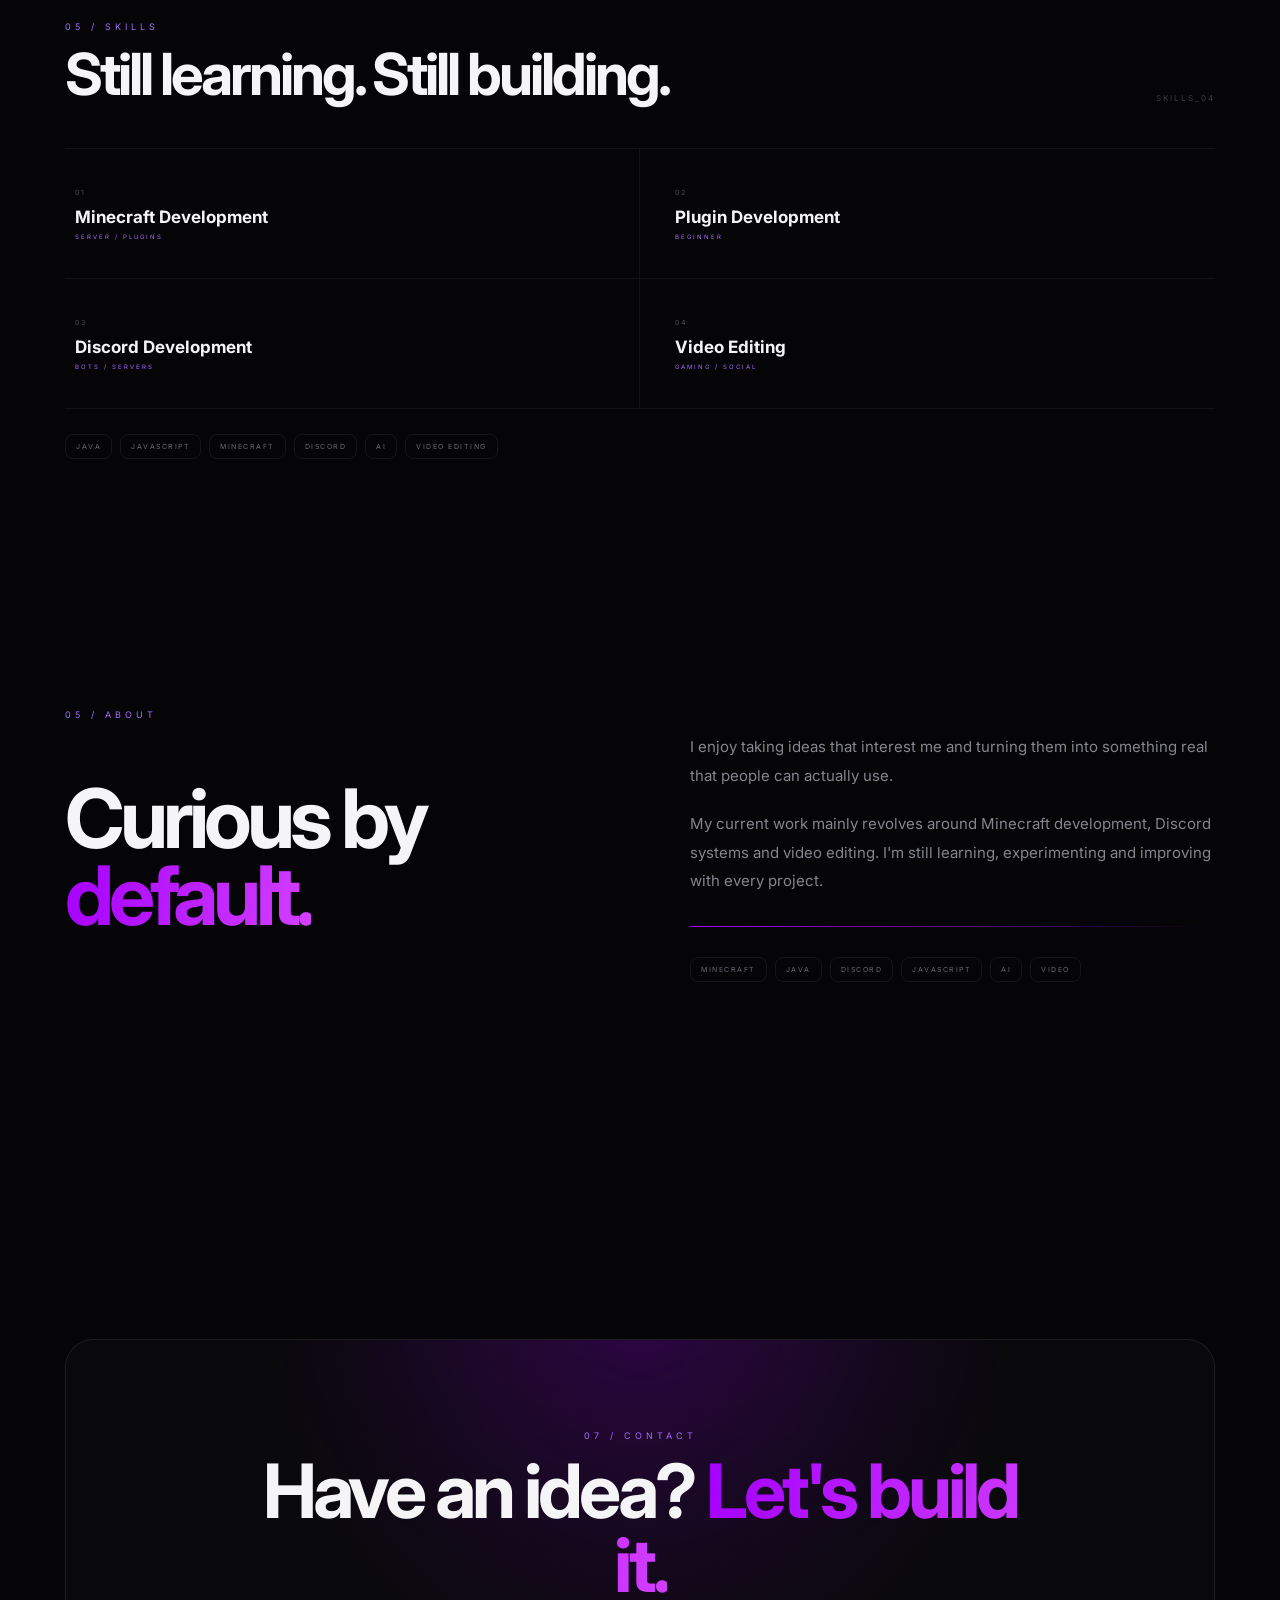
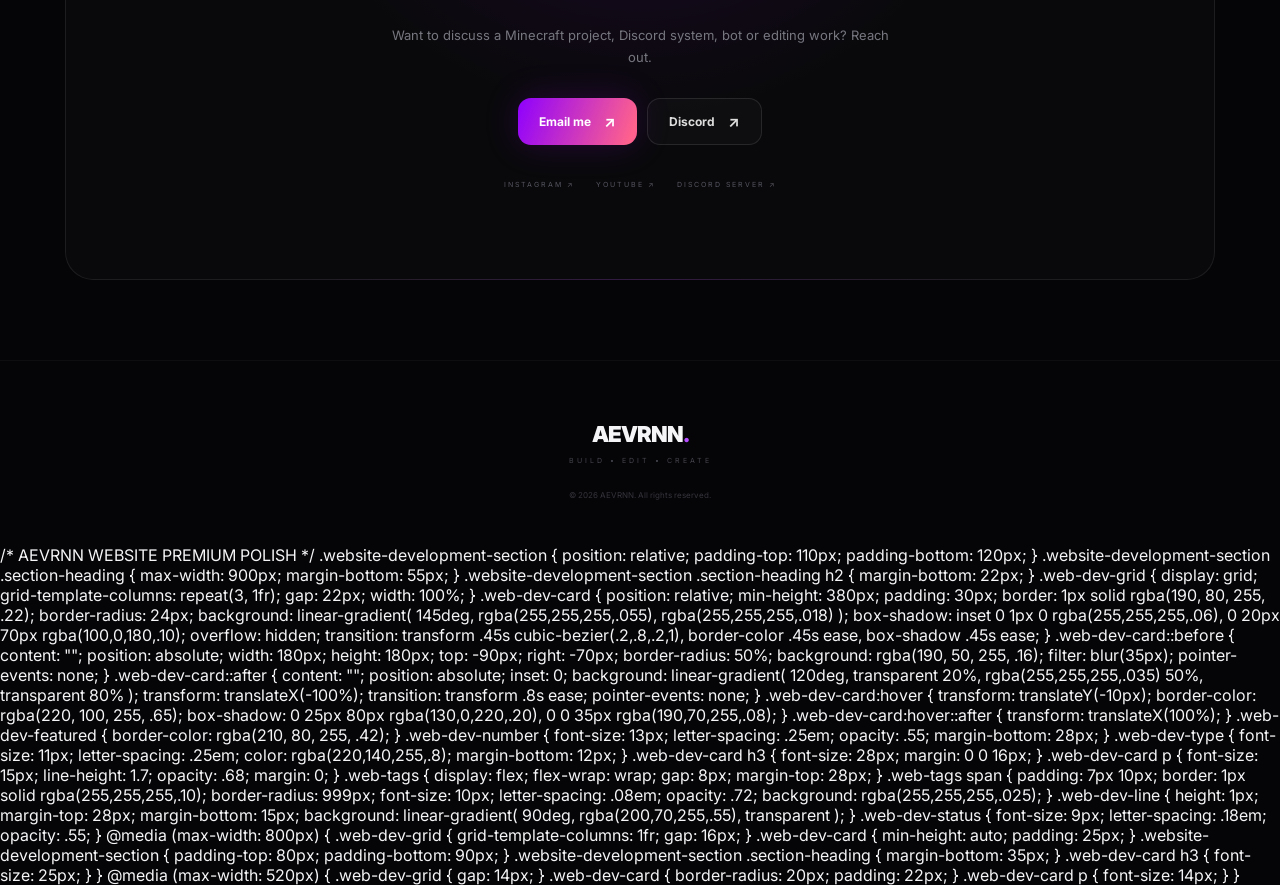
<file: index.before-css-cleanup.html>
<!DOCTYPE html>
<html lang="en">
<head>
  <meta charset="UTF-8">
  <meta name="viewport" content="width=device-width, initial-scale=1.0">
  <meta name="theme-color" content="#050507">
  <meta name="description" content="AEVRNN, Minecraft & Discord Developer, Video Editor and Creator.">
  <title>AEVRNN, Digital Craft</title>

  <link rel="preconnect" href="https://fonts.googleapis.com">
  <link rel="preconnect" href="https://fonts.gstatic.com" crossorigin>
  <link href="https://fonts.googleapis.com/css2?family=Inter:wght@400;500;600;700;800;900&display=swap" rel="stylesheet">

  <link rel="stylesheet" href="style.css">
</head>

<body>

  <!-- INTRO -->
  <div class="intro" id="intro">
    <div class="intro-noise"></div>

    <div class="intro-content">
      <div class="intro-line"></div>

      <div class="intro-brand">
        <span>AEVRNN</span>
      </div>

      <div class="intro-sub">DIGITAL CRAFT</div>

      <div class="intro-loading">
        <span></span>
      </div>
    </div>
  </div>

  <!-- BACKGROUND -->
  <div class="ambient ambient-1"></div>
  <div class="ambient ambient-2"></div>
  <div class="ambient ambient-3"></div>

  <div class="grid-bg"></div>
  <div class="particles" id="particles"></div>
  <div class="mouse-glow"></div>

  <div class="progress-bar" id="progress"></div>

  <!-- NAV -->
  <nav id="navbar">
    <a href="#home" class="logo">
      <span>AEVRNN</span>
      <small>DIGITAL CRAFT</small>
    </a>

    <div class="nav-links">
      <a href="#work">Minecraft</a>
      <a href="#discord">Discord</a>
      <a href="#editing">Editing</a>
      <a href="#website">Website</a>
        <a href="#contact">Contact</a>
    </div>

    <div class="nav-status">
      <span></span>
      AVAILABLE
    </div>
  </nav>

  <main>

    <!-- HERO -->
    <section class="hero" id="home">

      <div class="hero-orbit orbit-1"></div>
      <div class="hero-orbit orbit-2"></div>

      <div class="hero-content">

        <div class="hero-badge">
          <span class="badge-dot"></span>
          DEVELOPER • EDITOR • CREATOR
        </div>

        <div class="hero-title-wrap">
          <div class="hero-mini">I BUILD DIGITAL EXPERIENCES</div>

          <h1>
            Building
            <span class="gradient-text">things</span>
            <br>
            that stand out.
          </h1>
        </div>

        <p class="hero-description">
          Minecraft systems, Discord servers, custom bots, plugins and
          visual content, built with curiosity, creativity and constant experimentation.
        </p>

        <div class="hero-buttons">
          <a href="#work" class="btn btn-primary magnetic">
            <span>Explore my work</span>
            <b>↗</b>
          </a>

          <a href="#contact" class="btn btn-secondary magnetic">
            Let's talk
          </a>
        </div>

        <div class="hero-meta">
          <div>
            <strong>03</strong>
            <span>CRAFT AREAS</span>
          </div>

          <div>
            <strong>∞</strong>
            <span>IDEAS</span>
          </div>

          <div>
            <strong>24/7</strong>
            <span>BUILD MODE</span>
          </div>
        </div>

      </div>

      <div class="scroll-indicator">
        <span>SCROLL TO EXPLORE</span>
        <i></i>
      </div>

    </section>


    <!-- MINECRAFT -->
    <section id="work" class="section">

      <div class="section-top reveal">
        <div>
          <div class="section-label">01 / MINECRAFT DEVELOPMENT</div>
          <h2>Building Minecraft systems.</h2>
        </div>

        <div class="section-number">MINECRAFT_01</div>
      </div>

      <div class="projects">

        <article class="project-card tilt reveal">
          <div class="card-glow"></div>

          <div class="card-top">
            <span>01</span>
            <a class="arrow project-link" href="https://zentramc.loca.lol" target="_blank" rel="noopener">↗</a>
          </div>

          <div class="project-icon">Z</div>

          <div class="card-content">
            <div class="tag">MINECRAFT SERVER DEVELOPMENT</div>
            <h3>ZentraMC</h3>
            <p>
              My Minecraft network project, built and developed around
              gameplay systems, server configuration, custom features and player experience.
            </p>
          </div>

          <div class="card-footer">
            <span>LIVE SERVER</span>
            <span>2026</span>
          </div>
        </article>


        <article class="project-card tilt reveal">
          <div class="card-glow"></div>

          <div class="card-top">
            <span>02</span>
            <span class="arrow">↗</span>
          </div>

          <div class="project-icon">Z</div>

          <div class="card-content">
            <div class="tag">PLUGIN DEVELOPMENT</div>
            <h3>Zentraduels</h3>
            <p>
              A custom Minecraft PvP plugin project with queue systems,
              kits, arenas, countdowns and match flow.
            </p>
          </div>

          <div class="card-footer">
            <span>PAPER</span>
            <span>JAVA</span>
          </div>
        </article>


        <article class="project-card tilt reveal">
          <div class="card-glow"></div>

          <div class="card-top">
            <span>03</span>
            <span class="arrow">↗</span>
          </div>

          <div class="project-icon">H</div>

          <div class="card-content">
            <div class="tag">PLUGIN DEVELOPMENT</div>
            <h3>ZentraHolograms</h3>
            <p>
              A Minecraft hologram plugin project created for displaying
              custom information and server content.
            </p>
          </div>

          <div class="card-footer">
            <span>PAPER</span>
            <span>JAVA</span>
          </div>
        </article>

      </div>

      <div class="live-project reveal">
        <span class="live-dot"></span>
        <span>ZENTRAMC</span>
        <span class="live-separator">/</span>
        <span>LIVE SERVER</span>
        <a href="https://zentramc.loca.lol" target="_blank" rel="noopener">OPEN SERVER ↗</a>
      </div>

    </section>


    <!-- DISCORD -->
    <section id="discord" class="section">

      <div class="section-top reveal">
        <div>
          <div class="section-label">02 / DISCORD DEVELOPMENT</div>
          <h2>Building Discord experiences.</h2>
        </div>

        <div class="section-number">DISCORD_02</div>
      </div>

      <div class="services discord-services">

        <div class="service-card tilt reveal">
          <span class="service-number">01</span>

          <div class="service-symbol">⌘</div>

          <h3>Discord Bot Development</h3>

          <p>
            I can build custom Discord bots for different use cases,
            systems and communities, excluding illegal or harmful bots.
          </p>

          <div class="service-tags">
            <span>CUSTOM BOTS</span>
            <span>AUTOMATION</span>
            <span>AI</span>
          </div>
        </div>


        <div class="service-card tilt reveal">
          <span class="service-number">02</span>

          <div class="service-symbol">◆</div>

          <h3>Discord Server Development</h3>

          <p>
            Server setup, channels, categories, roles, permissions,
            tickets, bots and community systems.
          </p>

          <div class="service-tags">
            <span>SETUP</span>
            <span>ROLES</span>
            <span>SYSTEMS</span>
          </div>
        </div>

      </div>


      <!-- ZENO -->
      <div class="discord-feature reveal">

        <div class="discord-feature-left">
          <div class="feature-label">DISCORD BOT / AI</div>

          <h3>Zeno</h3>

          <p>
            AI-powered Discord support bot developed for ZentraMC,
            designed to answer server-related questions and assist the community.
          </p>

          <div class="mention">
            <span>BOT</span>
            <code>&lt;@1544796340909903972&gt;</code>
          </div>
        </div>

        <div class="discord-feature-right">
          <div class="feature-symbol-large">Z</div>
        </div>

      </div>


      <a
        class="discord-server-link reveal"
        href="https://discord.gg/Q8cvUzamsQ"
        target="_blank"
        rel="noopener"
      >
        <div>
          <span class="feature-label">DISCORD COMMUNITY</span>
          <strong>View the server</strong>
        </div>

        <span class="feature-arrow">↗</span>
      </a>

    </section>


    <!-- EDITING -->
    <section id="editing" class="section editing-section">

      <div class="section-top reveal">
        <div>
          <div class="section-label">03 / EDITING PROJECTS</div>
          <h2>Visual work.</h2>
        </div>

        <div class="section-number">EDITING_03</div>
      </div>

      <div class="editing-intro reveal">
        <p>
          Gaming edits, visual experiments and other videos I've created.
          New uploads can appear here automatically.
        </p>

        <a
          href="https://youtube.com/@aevrnnvfx"
          target="_blank"
          rel="noopener"
          class="btn btn-secondary magnetic"
        >
          YouTube Channel ↗
        </a>
      </div>

      <div class="creator-channels">
  <div class="creator-card">
    <div class="creator-icon">▶</div>
    <div>
      <span class="creator-type">CONTENT / GAMING</span>
      <h3>AEVYRRR</h3>
      <p>Gaming videos, Shorts & content creation.</p>
    </div>
    <a href="https://www.youtube.com/@Aevyrrr" target="_blank">VIEW CHANNEL ↗</a>
  </div>

  <div class="creator-card">
    <div class="creator-icon">▶</div>
    <div>
      <span class="creator-type">LONG-FORM GAMING</span>
      <h3>PAULHUYAWR</h3>
      <p>Long-form gaming content and videos.</p>
    </div>
    <a href="https://www.youtube.com/@Paulhuyawr" target="_blank">VIEW CHANNEL ↗</a>
  </div>

  <div class="creator-card">
    <div class="creator-icon">▶</div>
    <div>
      <span class="creator-type">EDITING / VISUALS</span>
      <h3>AEVRNNVFX</h3>
      <p>Edits, visual projects and motion work.</p>
    </div>
    <a href="https://www.youtube.com/@aevrnnvfx" target="_blank">VIEW CHANNEL ↗</a>
  </div>
</div>

<div class="youtube-grid" id="youtubeProjects">

        <div class="youtube-loading">
          <div class="loader-ring"></div>
          <span>LOADING LATEST PROJECTS</span>
        </div>

      </div>

    </section>


    <!-- SKILLS -->
    <section class="section website-development-section" id="website-development">
  <div class="section-label">04 / WEBSITE DESIGN & DEVELOPMENT</div>

  <div class="section-heading">
    <h2>Digital experiences, <span>built from scratch.</span></h2>
    <p>
      Modern, responsive websites designed and developed with a focus on
      clean visuals, smooth interactions and a premium user experience.
    </p>
  </div>

  <div class="web-dev-grid">

    <div class="web-dev-card web-dev-main">
      <div class="web-dev-number">01</div>
      <div class="web-dev-content">
        <span class="web-dev-tag">CURRENT PROJECT</span>
        <h3>AEVRNN Portfolio</h3>
        <p>
          This portfolio was designed and built by AEVRNN from scratch -
          from the interface and animations to the responsive layout.
        </p>
        <div class="web-dev-stack">
          <span>HTML</span>
          <span>CSS</span>
          <span>JavaScript</span>
          <span>Responsive UI</span>
        </div>
      </div>
    </div>

    <div class="web-dev-card">
      <div class="web-dev-number">02</div>
      <span class="web-dev-tag">DESIGN</span>
      <h3>Modern UI Design</h3>
      <p>
        Clean, futuristic interfaces with cinematic animations,
        glowing effects and responsive layouts.
      </p>
    </div>

    <div class="web-dev-card">
      <div class="web-dev-number">03</div>
      <span class="web-dev-tag">DEVELOPMENT</span>
      <h3>Frontend Development</h3>
      <p>
        Functional websites built with lightweight and maintainable
        frontend technologies.
      </p>
    </div>

  </div>
</section>

<section id="skills" class="section">

      <div class="section-top reveal">
        <div>
          <div class="section-label">05 / SKILLS</div>
          <h2>Still learning. Still building.</h2>
        </div>

        <div class="section-number">SKILLS_04</div>
      </div>

      <div class="skills-grid reveal">

        <div class="skill-item">
          <span>01</span>
          <strong>Minecraft Development</strong>
          <small>SERVER / PLUGINS</small>
        </div>

        <div class="skill-item">
          <span>02</span>
          <strong>Plugin Development</strong>
          <small>BEGINNER</small>
        </div>

        <div class="skill-item">
          <span>03</span>
          <strong>Discord Development</strong>
          <small>BOTS / SERVERS</small>
        </div>

        <div class="skill-item">
          <span>04</span>
          <strong>Video Editing</strong>
          <small>GAMING / SOCIAL</small>
        </div>

      </div>

      <div class="about-stack skills-stack reveal">
        <span>JAVA</span>
        <span>JAVASCRIPT</span>
        <span>MINECRAFT</span>
        <span>DISCORD</span>
        <span>AI</span>
        <span>VIDEO EDITING</span>
      </div>

    </section>


    <!-- ABOUT -->
    <section id="about" class="section about-section">

      <div class="section-label reveal">05 / ABOUT</div>

      <div class="about-grid">

        <div class="about-title reveal">
          <h2>
            Curious by
            <span class="gradient-text">default.</span>
          </h2>
        </div>

        <div class="about-text reveal">

          <p>
            I enjoy taking ideas that interest me and turning them into
            something real that people can actually use.
          </p>

          <p>
            My current work mainly revolves around Minecraft development,
            Discord systems and video editing. I'm still learning, experimenting
            and improving with every project.
          </p>

          <div class="about-line"></div>

          <div class="about-stack">
            <span>MINECRAFT</span>
            <span>JAVA</span>
            <span>DISCORD</span>
            <span>JAVASCRIPT</span>
            <span>AI</span>
            <span>VIDEO</span>
          </div>

        </div>

      </div>
    </section>


    <!-- CONTACT -->
    <section id="contact" class="section contact-section">

      <div class="contact-box reveal">

        <div class="contact-orb"></div>

        <div class="section-label">07 / CONTACT</div>

        <h2>
          Have an idea?
          <span class="gradient-text">Let's build it.</span>
        </h2>

        <p>
          Want to discuss a Minecraft project, Discord system,
          bot or editing work? Reach out.
        </p>

        <div class="contact-buttons">

          <a
            href="mailto:aevyrr@gmail.com"
            class="btn btn-primary magnetic"
          >
            Email me <b>↗</b>
          </a>

          <a
            href="https://discord.com/users/1123668181534384229"
            target="_blank"
            rel="noopener"
            class="btn btn-secondary magnetic"
          >
            Discord <b>↗</b>
          </a>

        </div>


        <div class="social-links">

          <a
            href="https://www.instagram.com/stfupaul_"
            target="_blank"
            rel="noopener"
          >
            INSTAGRAM ↗
          </a>

          <a
            href="https://youtube.com/@aevrnnvfx"
            target="_blank"
            rel="noopener"
          >
            YOUTUBE ↗
          </a>

          <a
            href="https://discord.gg/Q8cvUzamsQ"
            target="_blank"
            rel="noopener"
          >
            DISCORD SERVER ↗
          </a>

        </div>

      </div>

    </section>

  </main>


  <footer>

    <div class="footer-logo">
      AEVRNN<span>.</span>
    </div>

    <p>BUILD • EDIT • CREATE</p>

    <small>
      © <span id="year"></span> AEVRNN. All rights reserved.
    </small>

  </footer>


  <script src="script.js"></script>

</body>
</html>


/* AEVRNN WEBSITE PREMIUM POLISH */

.website-development-section {
  position: relative;
  padding-top: 110px;
  padding-bottom: 120px;
}

.website-development-section .section-heading {
  max-width: 900px;
  margin-bottom: 55px;
}

.website-development-section .section-heading h2 {
  margin-bottom: 22px;
}

.web-dev-grid {
  display: grid;
  grid-template-columns: repeat(3, 1fr);
  gap: 22px;
  width: 100%;
}

.web-dev-card {
  position: relative;
  min-height: 380px;
  padding: 30px;
  border: 1px solid rgba(190, 80, 255, .22);
  border-radius: 24px;
  background:
    linear-gradient(
      145deg,
      rgba(255,255,255,.055),
      rgba(255,255,255,.018)
    );
  box-shadow:
    inset 0 1px 0 rgba(255,255,255,.06),
    0 20px 70px rgba(100,0,180,.10);
  overflow: hidden;
  transition:
    transform .45s cubic-bezier(.2,.8,.2,1),
    border-color .45s ease,
    box-shadow .45s ease;
}

.web-dev-card::before {
  content: "";
  position: absolute;
  width: 180px;
  height: 180px;
  top: -90px;
  right: -70px;
  border-radius: 50%;
  background: rgba(190, 50, 255, .16);
  filter: blur(35px);
  pointer-events: none;
}

.web-dev-card::after {
  content: "";
  position: absolute;
  inset: 0;
  background: linear-gradient(
    120deg,
    transparent 20%,
    rgba(255,255,255,.035) 50%,
    transparent 80%
  );
  transform: translateX(-100%);
  transition: transform .8s ease;
  pointer-events: none;
}

.web-dev-card:hover {
  transform: translateY(-10px);
  border-color: rgba(220, 100, 255, .65);
  box-shadow:
    0 25px 80px rgba(130,0,220,.20),
    0 0 35px rgba(190,70,255,.08);
}

.web-dev-card:hover::after {
  transform: translateX(100%);
}

.web-dev-featured {
  border-color: rgba(210, 80, 255, .42);
}

.web-dev-number {
  font-size: 13px;
  letter-spacing: .25em;
  opacity: .55;
  margin-bottom: 28px;
}

.web-dev-type {
  font-size: 11px;
  letter-spacing: .25em;
  color: rgba(220,140,255,.8);
  margin-bottom: 12px;
}

.web-dev-card h3 {
  font-size: 28px;
  margin: 0 0 16px;
}

.web-dev-card p {
  font-size: 15px;
  line-height: 1.7;
  opacity: .68;
  margin: 0;
}

.web-tags {
  display: flex;
  flex-wrap: wrap;
  gap: 8px;
  margin-top: 28px;
}

.web-tags span {
  padding: 7px 10px;
  border: 1px solid rgba(255,255,255,.10);
  border-radius: 999px;
  font-size: 10px;
  letter-spacing: .08em;
  opacity: .72;
  background: rgba(255,255,255,.025);
}

.web-dev-line {
  height: 1px;
  margin-top: 28px;
  margin-bottom: 15px;
  background: linear-gradient(
    90deg,
    rgba(200,70,255,.55),
    transparent
  );
}

.web-dev-status {
  font-size: 9px;
  letter-spacing: .18em;
  opacity: .55;
}

@media (max-width: 800px) {
  .web-dev-grid {
    grid-template-columns: 1fr;
    gap: 16px;
  }

  .web-dev-card {
    min-height: auto;
    padding: 25px;
  }

  .website-development-section {
    padding-top: 80px;
    padding-bottom: 90px;
  }

  .website-development-section .section-heading {
    margin-bottom: 35px;
  }

  .web-dev-card h3 {
    font-size: 25px;
  }
}

@media (max-width: 520px) {
  .web-dev-grid {
    gap: 14px;
  }

  .web-dev-card {
    border-radius: 20px;
    padding: 22px;
  }

  .web-dev-card p {
    font-size: 14px;
  }
}
</file>
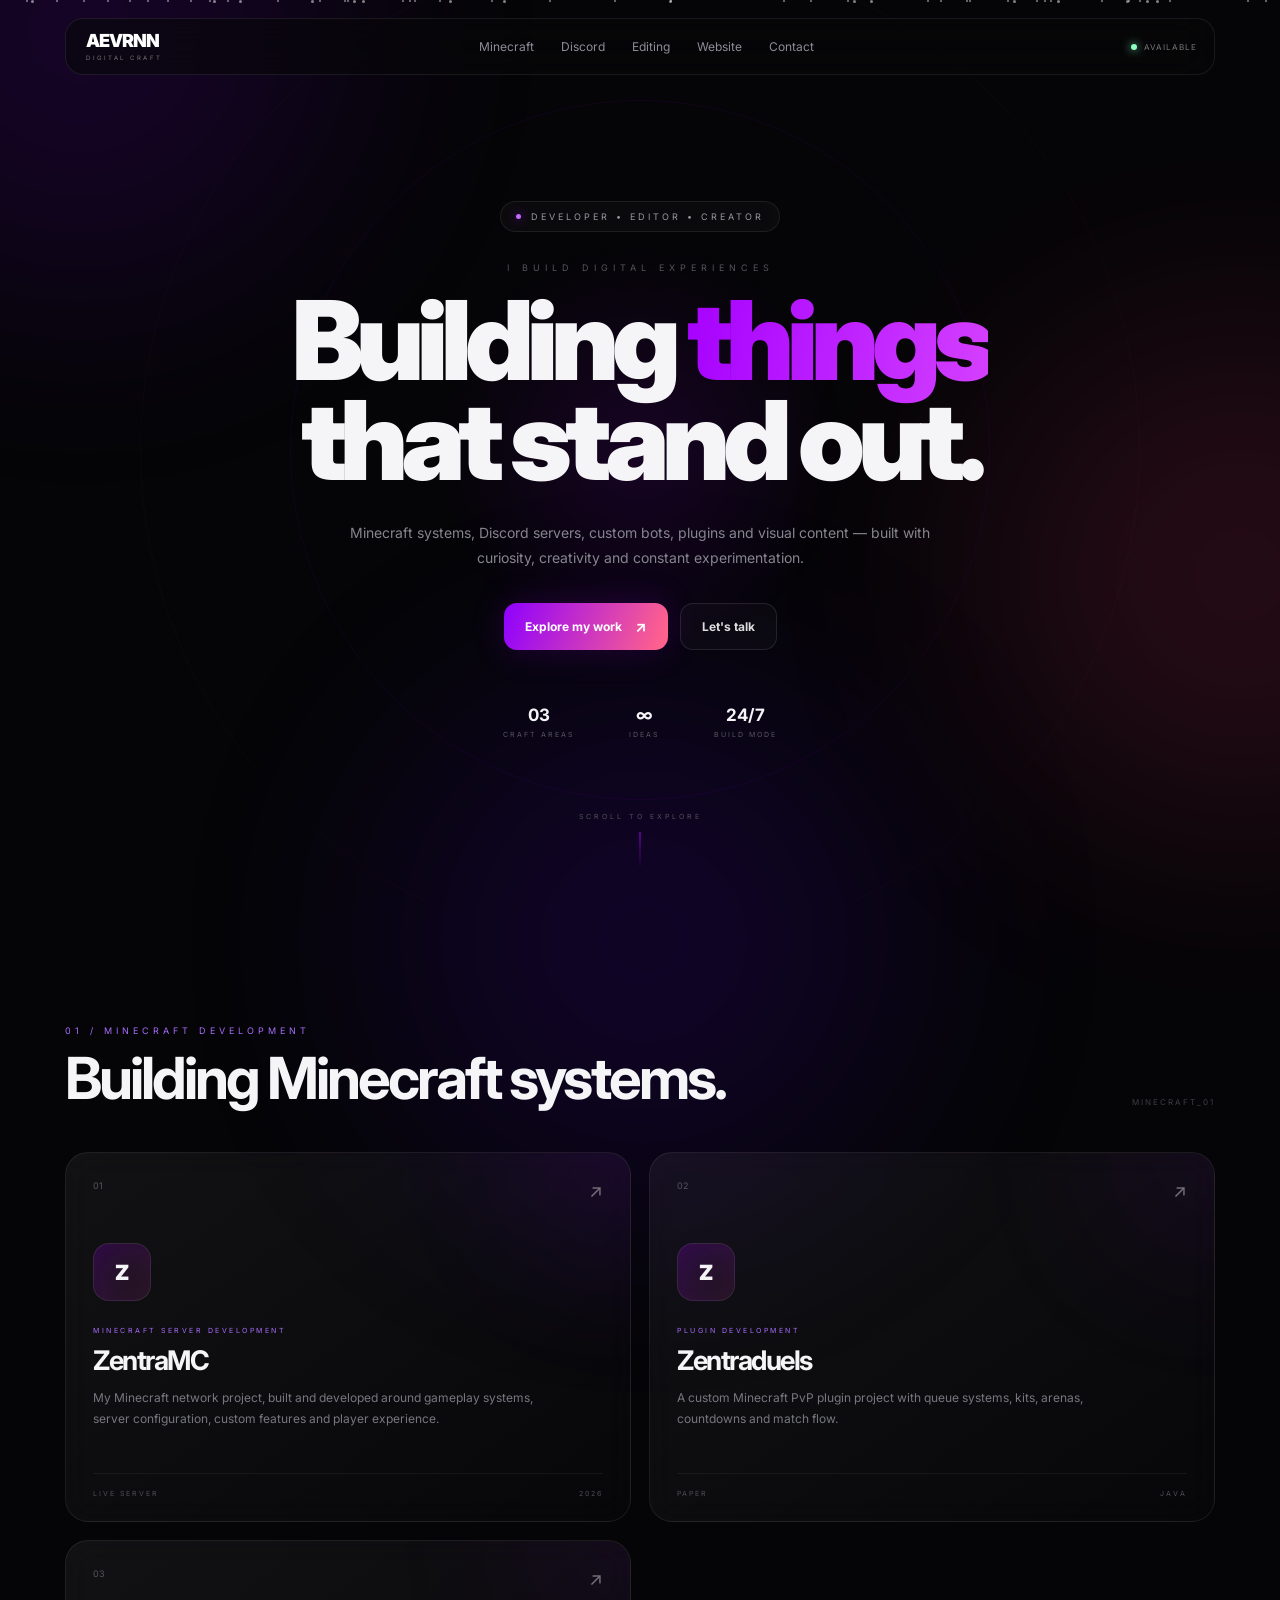
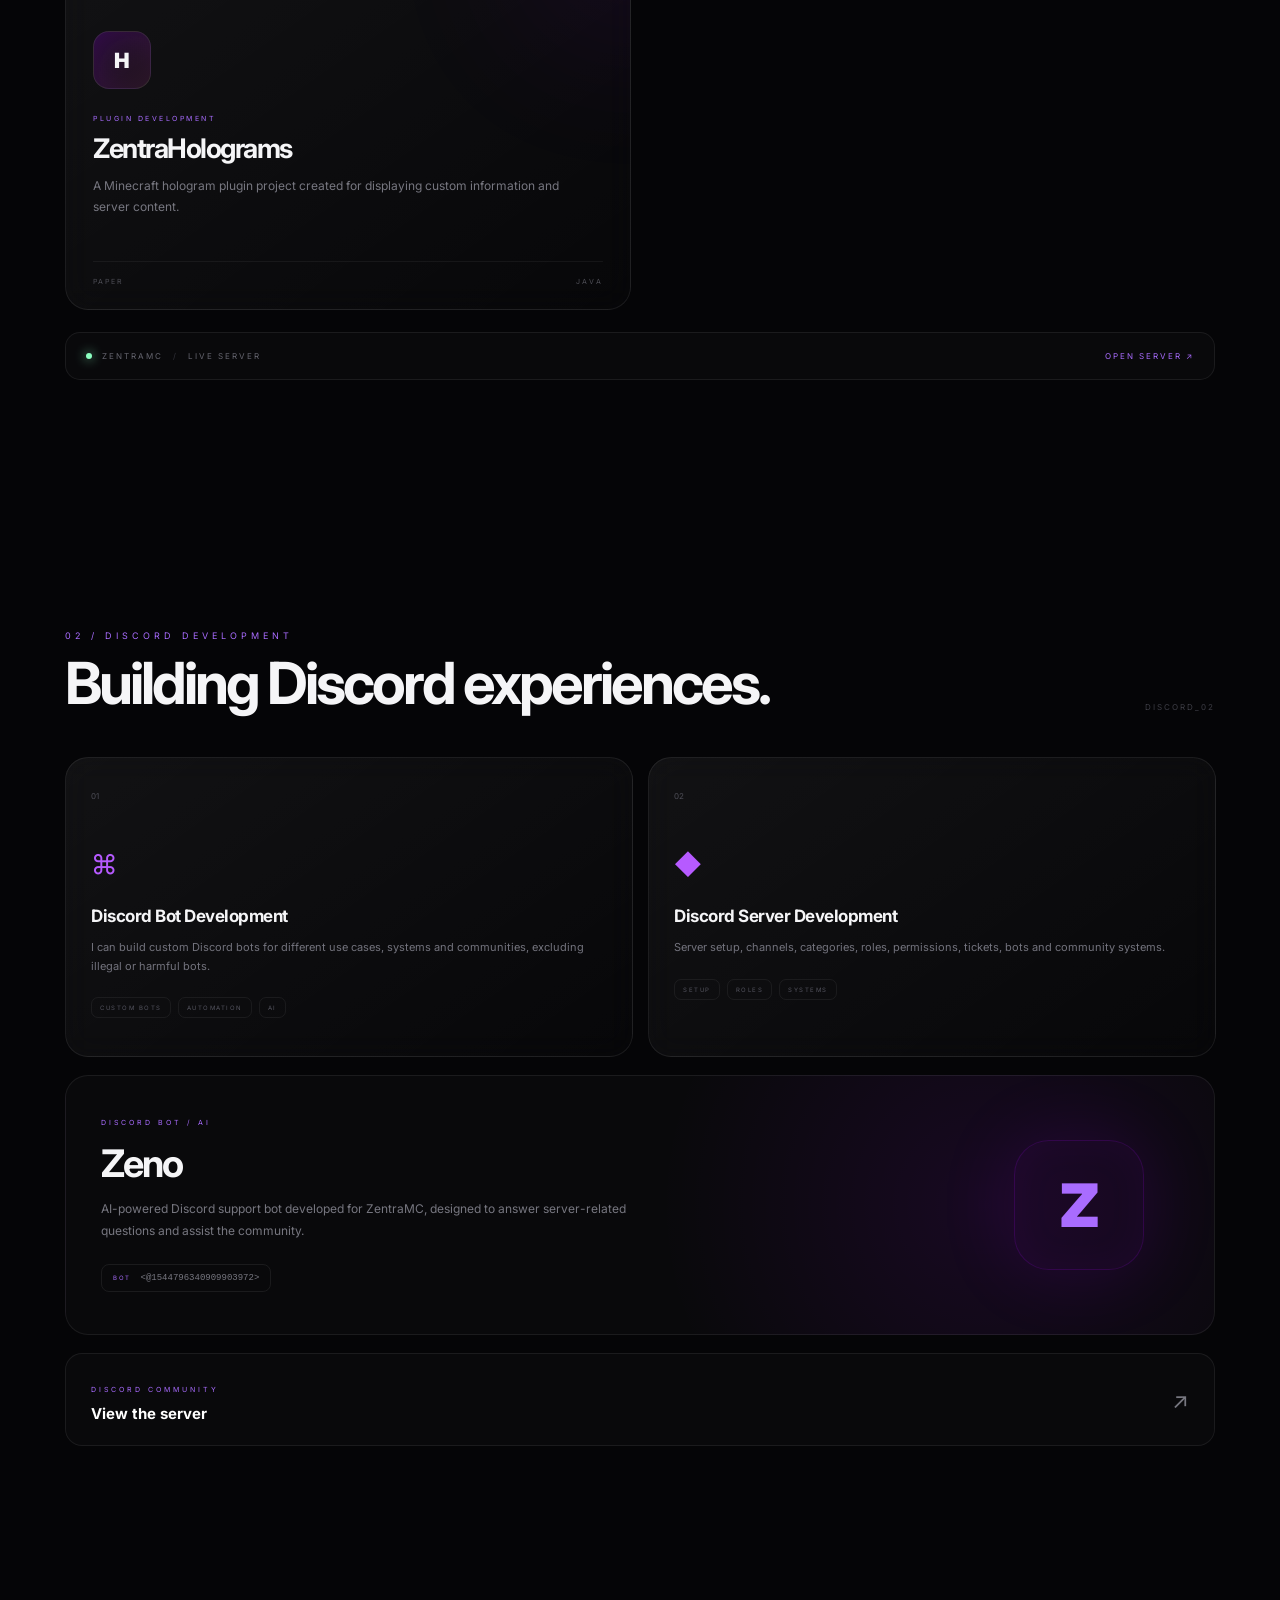
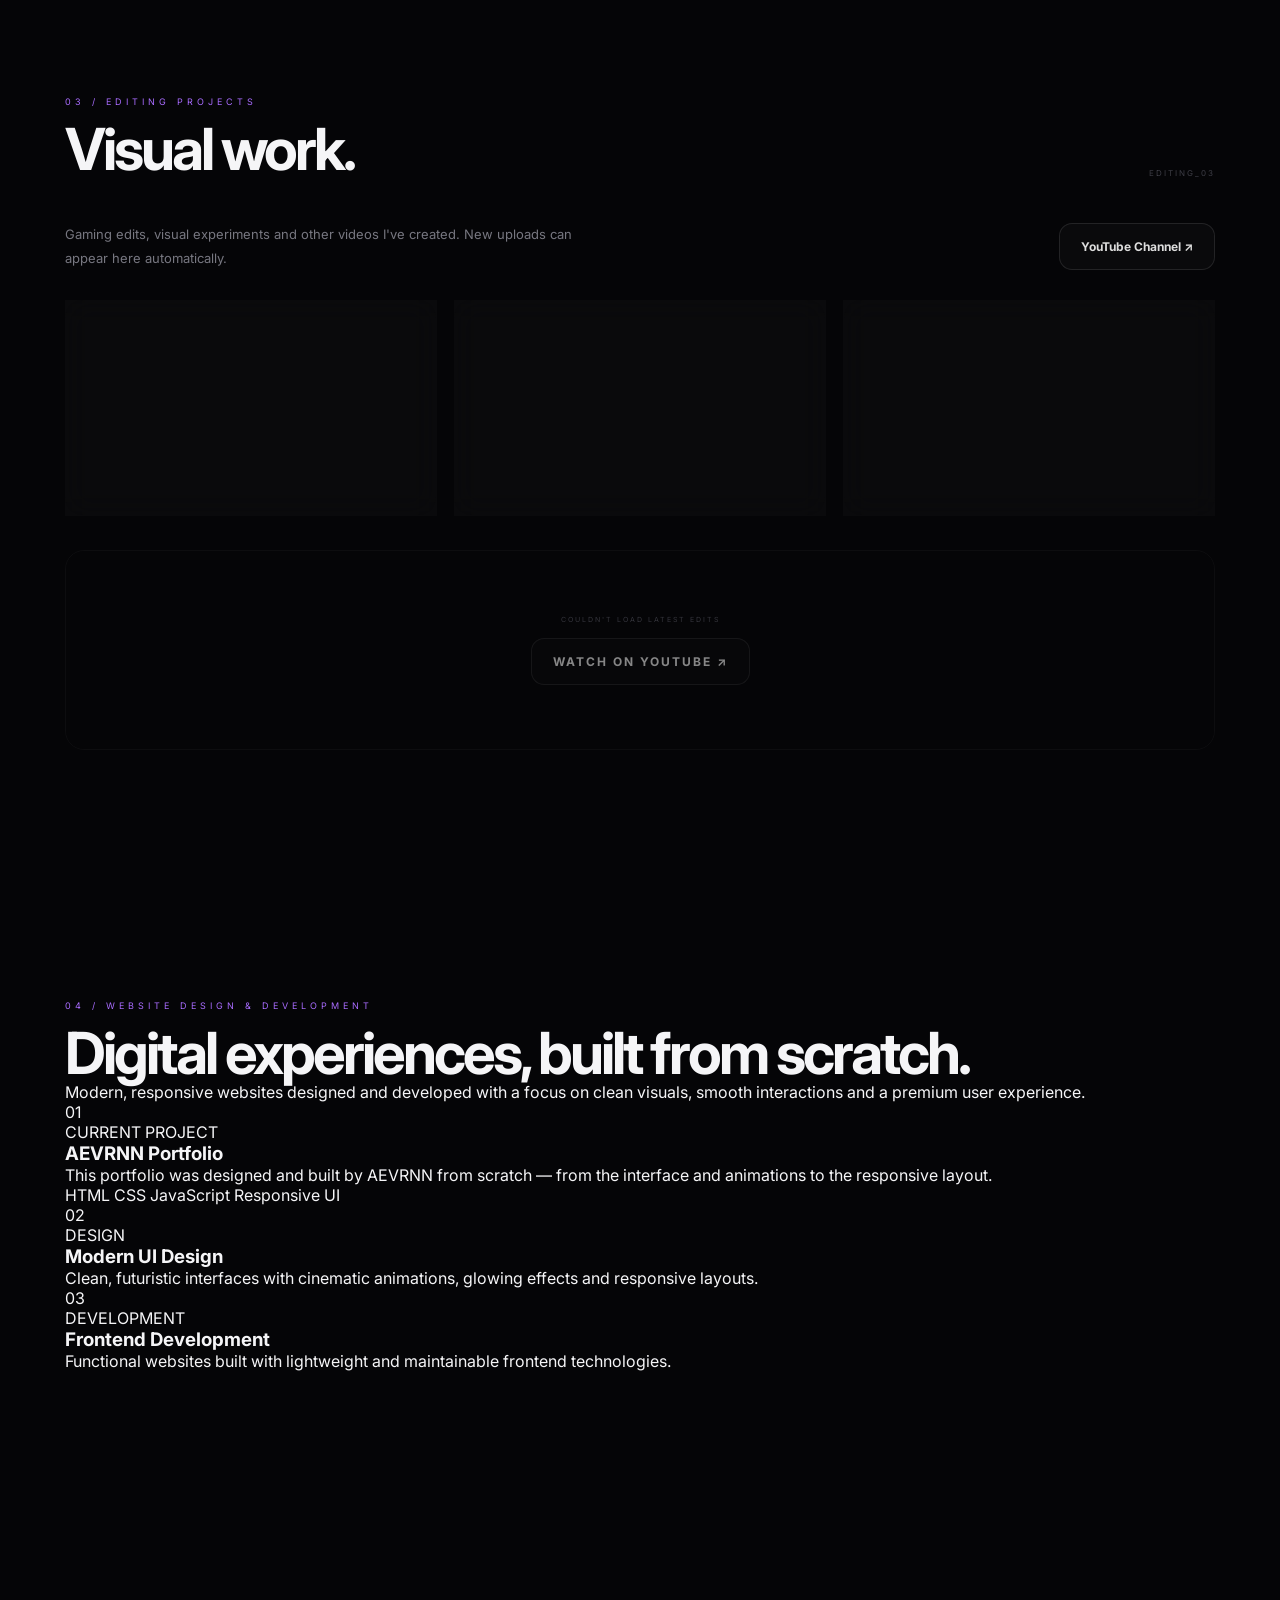
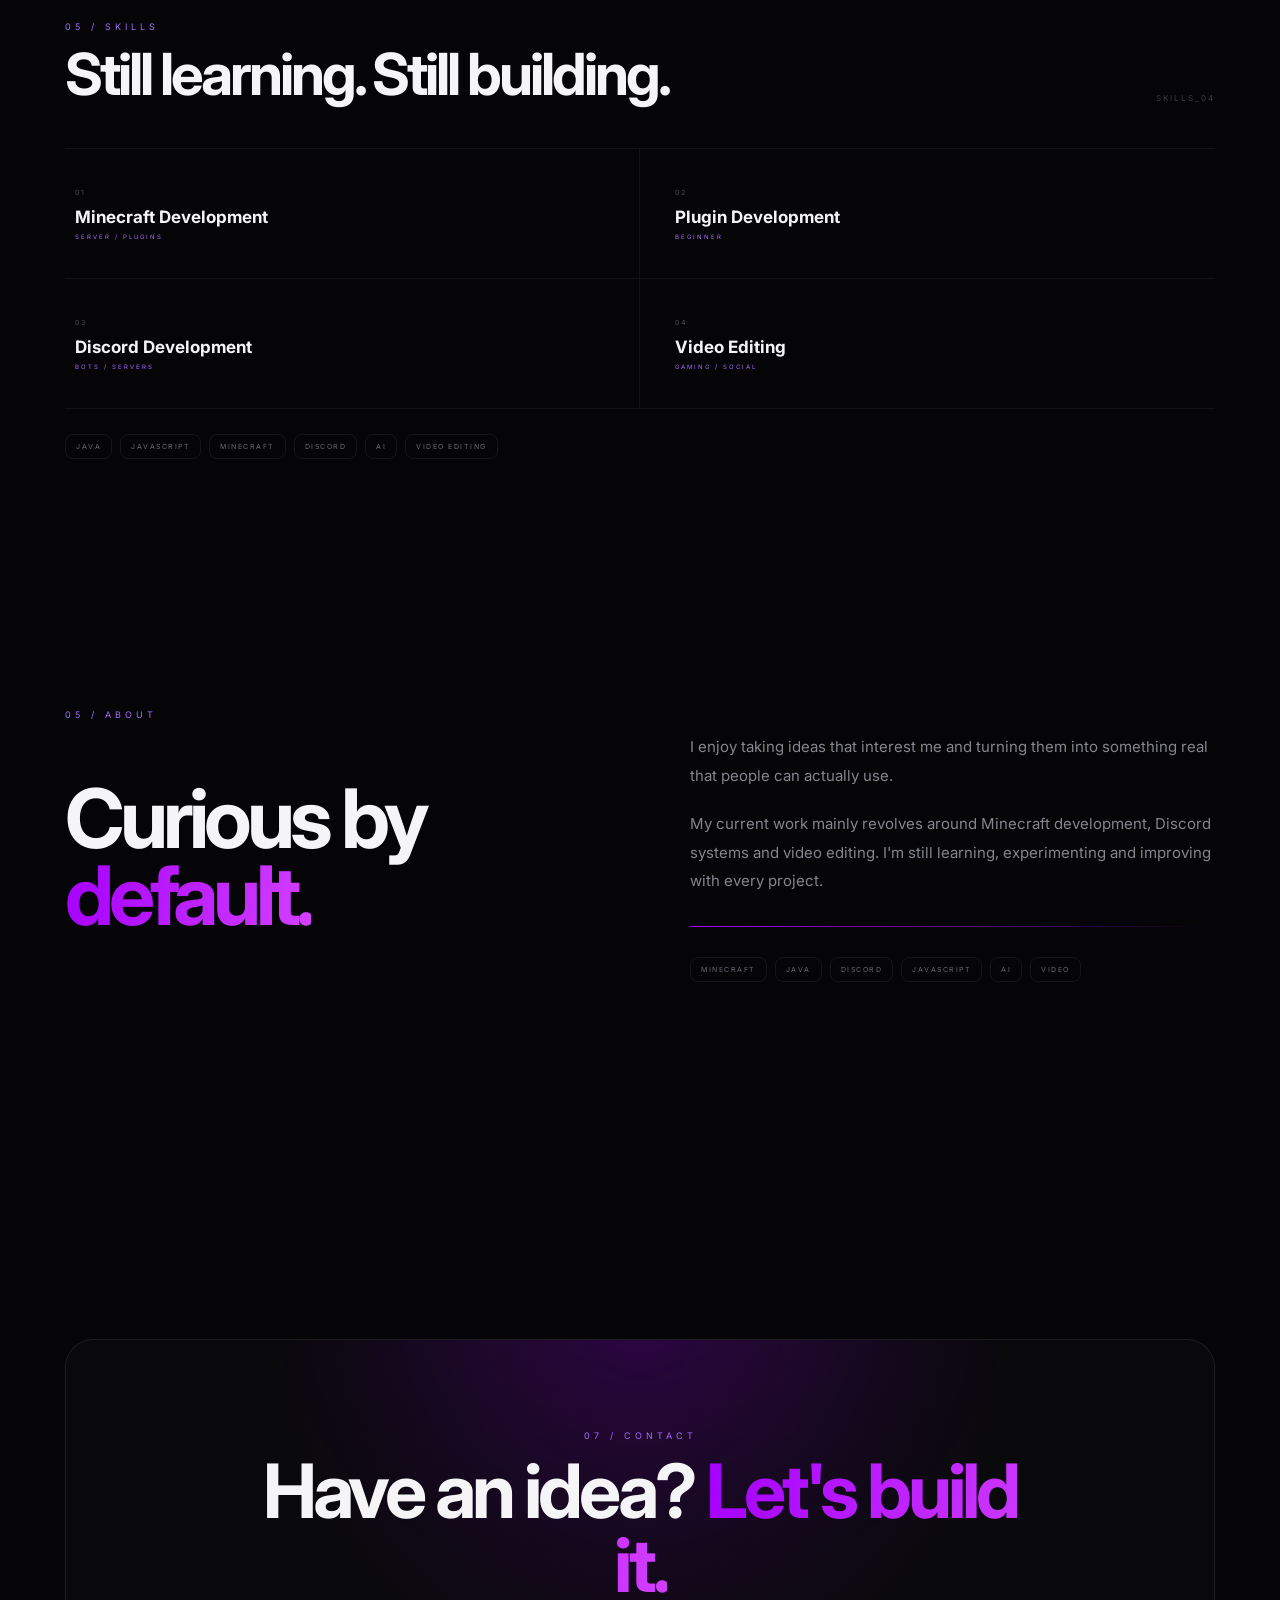
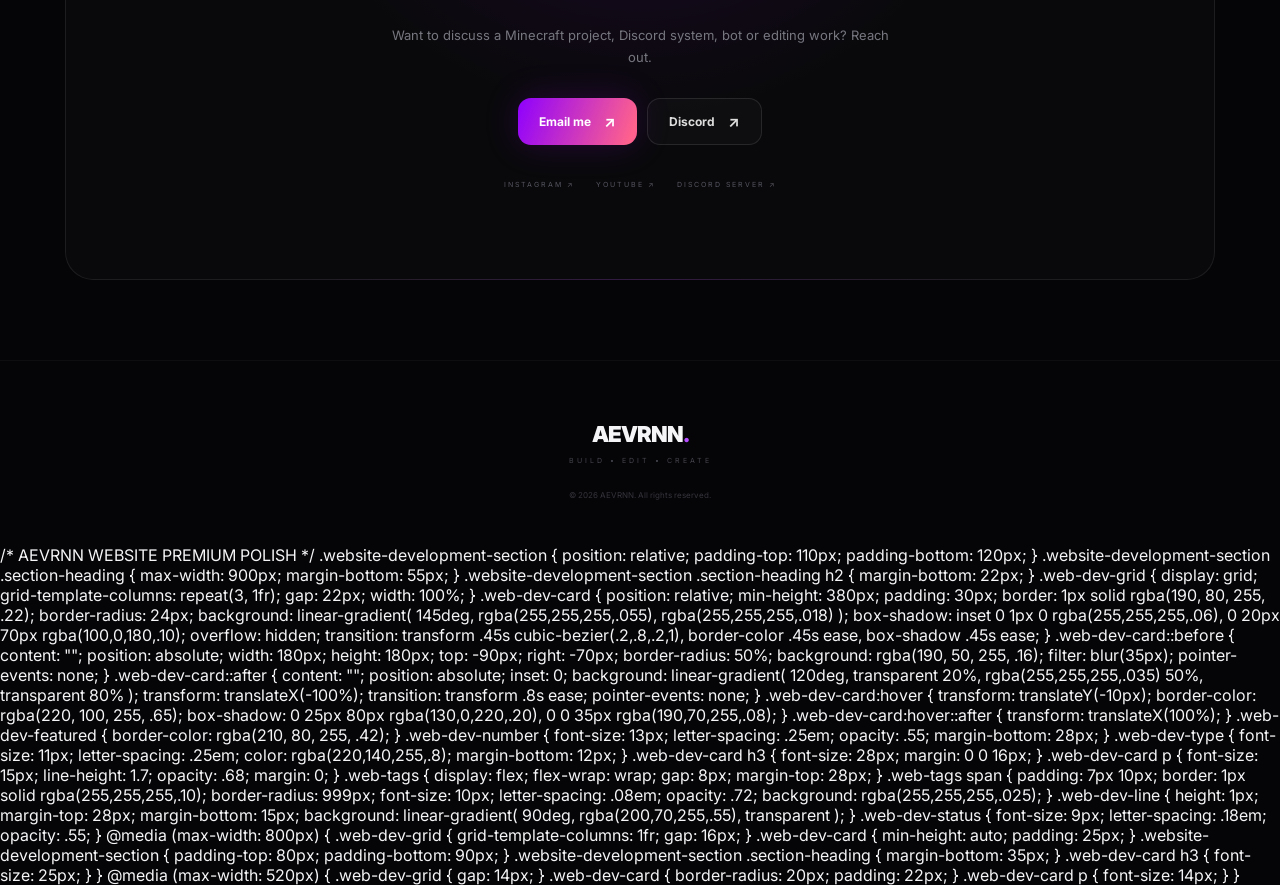
<file: index.before-final-web-fix.html>
<!DOCTYPE html>
<html lang="en">
<head>
  <meta charset="UTF-8">
  <meta name="viewport" content="width=device-width, initial-scale=1.0">
  <meta name="theme-color" content="#050507">
  <meta name="description" content="AEVRNN — Minecraft & Discord Developer, Video Editor and Creator.">
  <title>AEVRNN — Digital Craft</title>

  <link rel="preconnect" href="https://fonts.googleapis.com">
  <link rel="preconnect" href="https://fonts.gstatic.com" crossorigin>
  <link href="https://fonts.googleapis.com/css2?family=Inter:wght@400;500;600;700;800;900&display=swap" rel="stylesheet">

  <link rel="stylesheet" href="style.css">
</head>

<body>

  <!-- INTRO -->
  <div class="intro" id="intro">
    <div class="intro-noise"></div>

    <div class="intro-content">
      <div class="intro-line"></div>

      <div class="intro-brand">
        <span>AEVRNN</span>
      </div>

      <div class="intro-sub">DIGITAL CRAFT</div>

      <div class="intro-loading">
        <span></span>
      </div>
    </div>
  </div>

  <!-- BACKGROUND -->
  <div class="ambient ambient-1"></div>
  <div class="ambient ambient-2"></div>
  <div class="ambient ambient-3"></div>

  <div class="grid-bg"></div>
  <div class="particles" id="particles"></div>
  <div class="mouse-glow"></div>

  <div class="progress-bar" id="progress"></div>

  <!-- NAV -->
  <nav id="navbar">
    <a href="#home" class="logo">
      <span>AEVRNN</span>
      <small>DIGITAL CRAFT</small>
    </a>

    <div class="nav-links">
      <a href="#work">Minecraft</a>
      <a href="#discord">Discord</a>
      <a href="#editing">Editing</a>
      <a href="#website">Website</a>
        <a href="#contact">Contact</a>
    </div>

    <div class="nav-status">
      <span></span>
      AVAILABLE
    </div>
  </nav>

  <main>

    <!-- HERO -->
    <section class="hero" id="home">

      <div class="hero-orbit orbit-1"></div>
      <div class="hero-orbit orbit-2"></div>

      <div class="hero-content">

        <div class="hero-badge">
          <span class="badge-dot"></span>
          DEVELOPER • EDITOR • CREATOR
        </div>

        <div class="hero-title-wrap">
          <div class="hero-mini">I BUILD DIGITAL EXPERIENCES</div>

          <h1>
            Building
            <span class="gradient-text">things</span>
            <br>
            that stand out.
          </h1>
        </div>

        <p class="hero-description">
          Minecraft systems, Discord servers, custom bots, plugins and
          visual content — built with curiosity, creativity and constant experimentation.
        </p>

        <div class="hero-buttons">
          <a href="#work" class="btn btn-primary magnetic">
            <span>Explore my work</span>
            <b>↗</b>
          </a>

          <a href="#contact" class="btn btn-secondary magnetic">
            Let's talk
          </a>
        </div>

        <div class="hero-meta">
          <div>
            <strong>03</strong>
            <span>CRAFT AREAS</span>
          </div>

          <div>
            <strong>∞</strong>
            <span>IDEAS</span>
          </div>

          <div>
            <strong>24/7</strong>
            <span>BUILD MODE</span>
          </div>
        </div>

      </div>

      <div class="scroll-indicator">
        <span>SCROLL TO EXPLORE</span>
        <i></i>
      </div>

    </section>


    <!-- MINECRAFT -->
    <section id="work" class="section">

      <div class="section-top reveal">
        <div>
          <div class="section-label">01 / MINECRAFT DEVELOPMENT</div>
          <h2>Building Minecraft systems.</h2>
        </div>

        <div class="section-number">MINECRAFT_01</div>
      </div>

      <div class="projects">

        <article class="project-card tilt reveal">
          <div class="card-glow"></div>

          <div class="card-top">
            <span>01</span>
            <a class="arrow project-link" href="https://zentramc.loca.lol" target="_blank" rel="noopener">↗</a>
          </div>

          <div class="project-icon">Z</div>

          <div class="card-content">
            <div class="tag">MINECRAFT SERVER DEVELOPMENT</div>
            <h3>ZentraMC</h3>
            <p>
              My Minecraft network project, built and developed around
              gameplay systems, server configuration, custom features and player experience.
            </p>
          </div>

          <div class="card-footer">
            <span>LIVE SERVER</span>
            <span>2026</span>
          </div>
        </article>


        <article class="project-card tilt reveal">
          <div class="card-glow"></div>

          <div class="card-top">
            <span>02</span>
            <span class="arrow">↗</span>
          </div>

          <div class="project-icon">Z</div>

          <div class="card-content">
            <div class="tag">PLUGIN DEVELOPMENT</div>
            <h3>Zentraduels</h3>
            <p>
              A custom Minecraft PvP plugin project with queue systems,
              kits, arenas, countdowns and match flow.
            </p>
          </div>

          <div class="card-footer">
            <span>PAPER</span>
            <span>JAVA</span>
          </div>
        </article>


        <article class="project-card tilt reveal">
          <div class="card-glow"></div>

          <div class="card-top">
            <span>03</span>
            <span class="arrow">↗</span>
          </div>

          <div class="project-icon">H</div>

          <div class="card-content">
            <div class="tag">PLUGIN DEVELOPMENT</div>
            <h3>ZentraHolograms</h3>
            <p>
              A Minecraft hologram plugin project created for displaying
              custom information and server content.
            </p>
          </div>

          <div class="card-footer">
            <span>PAPER</span>
            <span>JAVA</span>
          </div>
        </article>

      </div>

      <div class="live-project reveal">
        <span class="live-dot"></span>
        <span>ZENTRAMC</span>
        <span class="live-separator">/</span>
        <span>LIVE SERVER</span>
        <a href="https://zentramc.loca.lol" target="_blank" rel="noopener">OPEN SERVER ↗</a>
      </div>

    </section>


    <!-- DISCORD -->
    <section id="discord" class="section">

      <div class="section-top reveal">
        <div>
          <div class="section-label">02 / DISCORD DEVELOPMENT</div>
          <h2>Building Discord experiences.</h2>
        </div>

        <div class="section-number">DISCORD_02</div>
      </div>

      <div class="services discord-services">

        <div class="service-card tilt reveal">
          <span class="service-number">01</span>

          <div class="service-symbol">⌘</div>

          <h3>Discord Bot Development</h3>

          <p>
            I can build custom Discord bots for different use cases,
            systems and communities, excluding illegal or harmful bots.
          </p>

          <div class="service-tags">
            <span>CUSTOM BOTS</span>
            <span>AUTOMATION</span>
            <span>AI</span>
          </div>
        </div>


        <div class="service-card tilt reveal">
          <span class="service-number">02</span>

          <div class="service-symbol">◆</div>

          <h3>Discord Server Development</h3>

          <p>
            Server setup, channels, categories, roles, permissions,
            tickets, bots and community systems.
          </p>

          <div class="service-tags">
            <span>SETUP</span>
            <span>ROLES</span>
            <span>SYSTEMS</span>
          </div>
        </div>

      </div>


      <!-- ZENO -->
      <div class="discord-feature reveal">

        <div class="discord-feature-left">
          <div class="feature-label">DISCORD BOT / AI</div>

          <h3>Zeno</h3>

          <p>
            AI-powered Discord support bot developed for ZentraMC,
            designed to answer server-related questions and assist the community.
          </p>

          <div class="mention">
            <span>BOT</span>
            <code>&lt;@1544796340909903972&gt;</code>
          </div>
        </div>

        <div class="discord-feature-right">
          <div class="feature-symbol-large">Z</div>
        </div>

      </div>


      <a
        class="discord-server-link reveal"
        href="https://discord.gg/Q8cvUzamsQ"
        target="_blank"
        rel="noopener"
      >
        <div>
          <span class="feature-label">DISCORD COMMUNITY</span>
          <strong>View the server</strong>
        </div>

        <span class="feature-arrow">↗</span>
      </a>

    </section>


    <!-- EDITING -->
    <section id="editing" class="section editing-section">

      <div class="section-top reveal">
        <div>
          <div class="section-label">03 / EDITING PROJECTS</div>
          <h2>Visual work.</h2>
        </div>

        <div class="section-number">EDITING_03</div>
      </div>

      <div class="editing-intro reveal">
        <p>
          Gaming edits, visual experiments and other videos I've created.
          New uploads can appear here automatically.
        </p>

        <a
          href="https://youtube.com/@aevrnnvfx"
          target="_blank"
          rel="noopener"
          class="btn btn-secondary magnetic"
        >
          YouTube Channel ↗
        </a>
      </div>

      <div class="creator-channels">
  <div class="creator-card">
    <div class="creator-icon">▶</div>
    <div>
      <span class="creator-type">CONTENT / GAMING</span>
      <h3>AEVYRRR</h3>
      <p>Gaming videos, Shorts & content creation.</p>
    </div>
    <a href="https://www.youtube.com/@Aevyrrr" target="_blank">VIEW CHANNEL ↗</a>
  </div>

  <div class="creator-card">
    <div class="creator-icon">▶</div>
    <div>
      <span class="creator-type">LONG-FORM GAMING</span>
      <h3>PAULHUYAWR</h3>
      <p>Long-form gaming content and videos.</p>
    </div>
    <a href="https://www.youtube.com/@Paulhuyawr" target="_blank">VIEW CHANNEL ↗</a>
  </div>

  <div class="creator-card">
    <div class="creator-icon">▶</div>
    <div>
      <span class="creator-type">EDITING / VISUALS</span>
      <h3>AEVRNNVFX</h3>
      <p>Edits, visual projects and motion work.</p>
    </div>
    <a href="https://www.youtube.com/@aevrnnvfx" target="_blank">VIEW CHANNEL ↗</a>
  </div>
</div>

<div class="youtube-grid" id="youtubeProjects">

        <div class="youtube-loading">
          <div class="loader-ring"></div>
          <span>LOADING LATEST PROJECTS</span>
        </div>

      </div>

    </section>


    <!-- SKILLS -->
    <section class="section website-development-section" id="website-development">
  <div class="section-label">04 / WEBSITE DESIGN & DEVELOPMENT</div>

  <div class="section-heading">
    <h2>Digital experiences, <span>built from scratch.</span></h2>
    <p>
      Modern, responsive websites designed and developed with a focus on
      clean visuals, smooth interactions and a premium user experience.
    </p>
  </div>

  <div class="web-dev-grid">

    <div class="web-dev-card web-dev-main">
      <div class="web-dev-number">01</div>
      <div class="web-dev-content">
        <span class="web-dev-tag">CURRENT PROJECT</span>
        <h3>AEVRNN Portfolio</h3>
        <p>
          This portfolio was designed and built by AEVRNN from scratch —
          from the interface and animations to the responsive layout.
        </p>
        <div class="web-dev-stack">
          <span>HTML</span>
          <span>CSS</span>
          <span>JavaScript</span>
          <span>Responsive UI</span>
        </div>
      </div>
    </div>

    <div class="web-dev-card">
      <div class="web-dev-number">02</div>
      <span class="web-dev-tag">DESIGN</span>
      <h3>Modern UI Design</h3>
      <p>
        Clean, futuristic interfaces with cinematic animations,
        glowing effects and responsive layouts.
      </p>
    </div>

    <div class="web-dev-card">
      <div class="web-dev-number">03</div>
      <span class="web-dev-tag">DEVELOPMENT</span>
      <h3>Frontend Development</h3>
      <p>
        Functional websites built with lightweight and maintainable
        frontend technologies.
      </p>
    </div>

  </div>
</section>

<section id="skills" class="section">

      <div class="section-top reveal">
        <div>
          <div class="section-label">05 / SKILLS</div>
          <h2>Still learning. Still building.</h2>
        </div>

        <div class="section-number">SKILLS_04</div>
      </div>

      <div class="skills-grid reveal">

        <div class="skill-item">
          <span>01</span>
          <strong>Minecraft Development</strong>
          <small>SERVER / PLUGINS</small>
        </div>

        <div class="skill-item">
          <span>02</span>
          <strong>Plugin Development</strong>
          <small>BEGINNER</small>
        </div>

        <div class="skill-item">
          <span>03</span>
          <strong>Discord Development</strong>
          <small>BOTS / SERVERS</small>
        </div>

        <div class="skill-item">
          <span>04</span>
          <strong>Video Editing</strong>
          <small>GAMING / SOCIAL</small>
        </div>

      </div>

      <div class="about-stack skills-stack reveal">
        <span>JAVA</span>
        <span>JAVASCRIPT</span>
        <span>MINECRAFT</span>
        <span>DISCORD</span>
        <span>AI</span>
        <span>VIDEO EDITING</span>
      </div>

    </section>


    <!-- ABOUT -->
    <section id="about" class="section about-section">

      <div class="section-label reveal">05 / ABOUT</div>

      <div class="about-grid">

        <div class="about-title reveal">
          <h2>
            Curious by
            <span class="gradient-text">default.</span>
          </h2>
        </div>

        <div class="about-text reveal">

          <p>
            I enjoy taking ideas that interest me and turning them into
            something real that people can actually use.
          </p>

          <p>
            My current work mainly revolves around Minecraft development,
            Discord systems and video editing. I'm still learning, experimenting
            and improving with every project.
          </p>

          <div class="about-line"></div>

          <div class="about-stack">
            <span>MINECRAFT</span>
            <span>JAVA</span>
            <span>DISCORD</span>
            <span>JAVASCRIPT</span>
            <span>AI</span>
            <span>VIDEO</span>
          </div>

        </div>

      </div>
    </section>


    <!-- CONTACT -->
    <section id="contact" class="section contact-section">

      <div class="contact-box reveal">

        <div class="contact-orb"></div>

        <div class="section-label">07 / CONTACT</div>

        <h2>
          Have an idea?
          <span class="gradient-text">Let's build it.</span>
        </h2>

        <p>
          Want to discuss a Minecraft project, Discord system,
          bot or editing work? Reach out.
        </p>

        <div class="contact-buttons">

          <a
            href="mailto:aevyrr@gmail.com"
            class="btn btn-primary magnetic"
          >
            Email me <b>↗</b>
          </a>

          <a
            href="https://discord.com/users/1123668181534384229"
            target="_blank"
            rel="noopener"
            class="btn btn-secondary magnetic"
          >
            Discord <b>↗</b>
          </a>

        </div>


        <div class="social-links">

          <a
            href="https://www.instagram.com/stfupaul_"
            target="_blank"
            rel="noopener"
          >
            INSTAGRAM ↗
          </a>

          <a
            href="https://youtube.com/@aevrnnvfx"
            target="_blank"
            rel="noopener"
          >
            YOUTUBE ↗
          </a>

          <a
            href="https://discord.gg/Q8cvUzamsQ"
            target="_blank"
            rel="noopener"
          >
            DISCORD SERVER ↗
          </a>

        </div>

      </div>

    </section>

  </main>


  <footer>

    <div class="footer-logo">
      AEVRNN<span>.</span>
    </div>

    <p>BUILD • EDIT • CREATE</p>

    <small>
      © <span id="year"></span> AEVRNN. All rights reserved.
    </small>

  </footer>


  <script src="script.js"></script>

</body>
</html>


/* AEVRNN WEBSITE PREMIUM POLISH */

.website-development-section {
  position: relative;
  padding-top: 110px;
  padding-bottom: 120px;
}

.website-development-section .section-heading {
  max-width: 900px;
  margin-bottom: 55px;
}

.website-development-section .section-heading h2 {
  margin-bottom: 22px;
}

.web-dev-grid {
  display: grid;
  grid-template-columns: repeat(3, 1fr);
  gap: 22px;
  width: 100%;
}

.web-dev-card {
  position: relative;
  min-height: 380px;
  padding: 30px;
  border: 1px solid rgba(190, 80, 255, .22);
  border-radius: 24px;
  background:
    linear-gradient(
      145deg,
      rgba(255,255,255,.055),
      rgba(255,255,255,.018)
    );
  box-shadow:
    inset 0 1px 0 rgba(255,255,255,.06),
    0 20px 70px rgba(100,0,180,.10);
  overflow: hidden;
  transition:
    transform .45s cubic-bezier(.2,.8,.2,1),
    border-color .45s ease,
    box-shadow .45s ease;
}

.web-dev-card::before {
  content: "";
  position: absolute;
  width: 180px;
  height: 180px;
  top: -90px;
  right: -70px;
  border-radius: 50%;
  background: rgba(190, 50, 255, .16);
  filter: blur(35px);
  pointer-events: none;
}

.web-dev-card::after {
  content: "";
  position: absolute;
  inset: 0;
  background: linear-gradient(
    120deg,
    transparent 20%,
    rgba(255,255,255,.035) 50%,
    transparent 80%
  );
  transform: translateX(-100%);
  transition: transform .8s ease;
  pointer-events: none;
}

.web-dev-card:hover {
  transform: translateY(-10px);
  border-color: rgba(220, 100, 255, .65);
  box-shadow:
    0 25px 80px rgba(130,0,220,.20),
    0 0 35px rgba(190,70,255,.08);
}

.web-dev-card:hover::after {
  transform: translateX(100%);
}

.web-dev-featured {
  border-color: rgba(210, 80, 255, .42);
}

.web-dev-number {
  font-size: 13px;
  letter-spacing: .25em;
  opacity: .55;
  margin-bottom: 28px;
}

.web-dev-type {
  font-size: 11px;
  letter-spacing: .25em;
  color: rgba(220,140,255,.8);
  margin-bottom: 12px;
}

.web-dev-card h3 {
  font-size: 28px;
  margin: 0 0 16px;
}

.web-dev-card p {
  font-size: 15px;
  line-height: 1.7;
  opacity: .68;
  margin: 0;
}

.web-tags {
  display: flex;
  flex-wrap: wrap;
  gap: 8px;
  margin-top: 28px;
}

.web-tags span {
  padding: 7px 10px;
  border: 1px solid rgba(255,255,255,.10);
  border-radius: 999px;
  font-size: 10px;
  letter-spacing: .08em;
  opacity: .72;
  background: rgba(255,255,255,.025);
}

.web-dev-line {
  height: 1px;
  margin-top: 28px;
  margin-bottom: 15px;
  background: linear-gradient(
    90deg,
    rgba(200,70,255,.55),
    transparent
  );
}

.web-dev-status {
  font-size: 9px;
  letter-spacing: .18em;
  opacity: .55;
}

@media (max-width: 800px) {
  .web-dev-grid {
    grid-template-columns: 1fr;
    gap: 16px;
  }

  .web-dev-card {
    min-height: auto;
    padding: 25px;
  }

  .website-development-section {
    padding-top: 80px;
    padding-bottom: 90px;
  }

  .website-development-section .section-heading {
    margin-bottom: 35px;
  }

  .web-dev-card h3 {
    font-size: 25px;
  }
}

@media (max-width: 520px) {
  .web-dev-grid {
    gap: 14px;
  }

  .web-dev-card {
    border-radius: 20px;
    padding: 22px;
  }

  .web-dev-card p {
    font-size: 14px;
  }
}
</file>
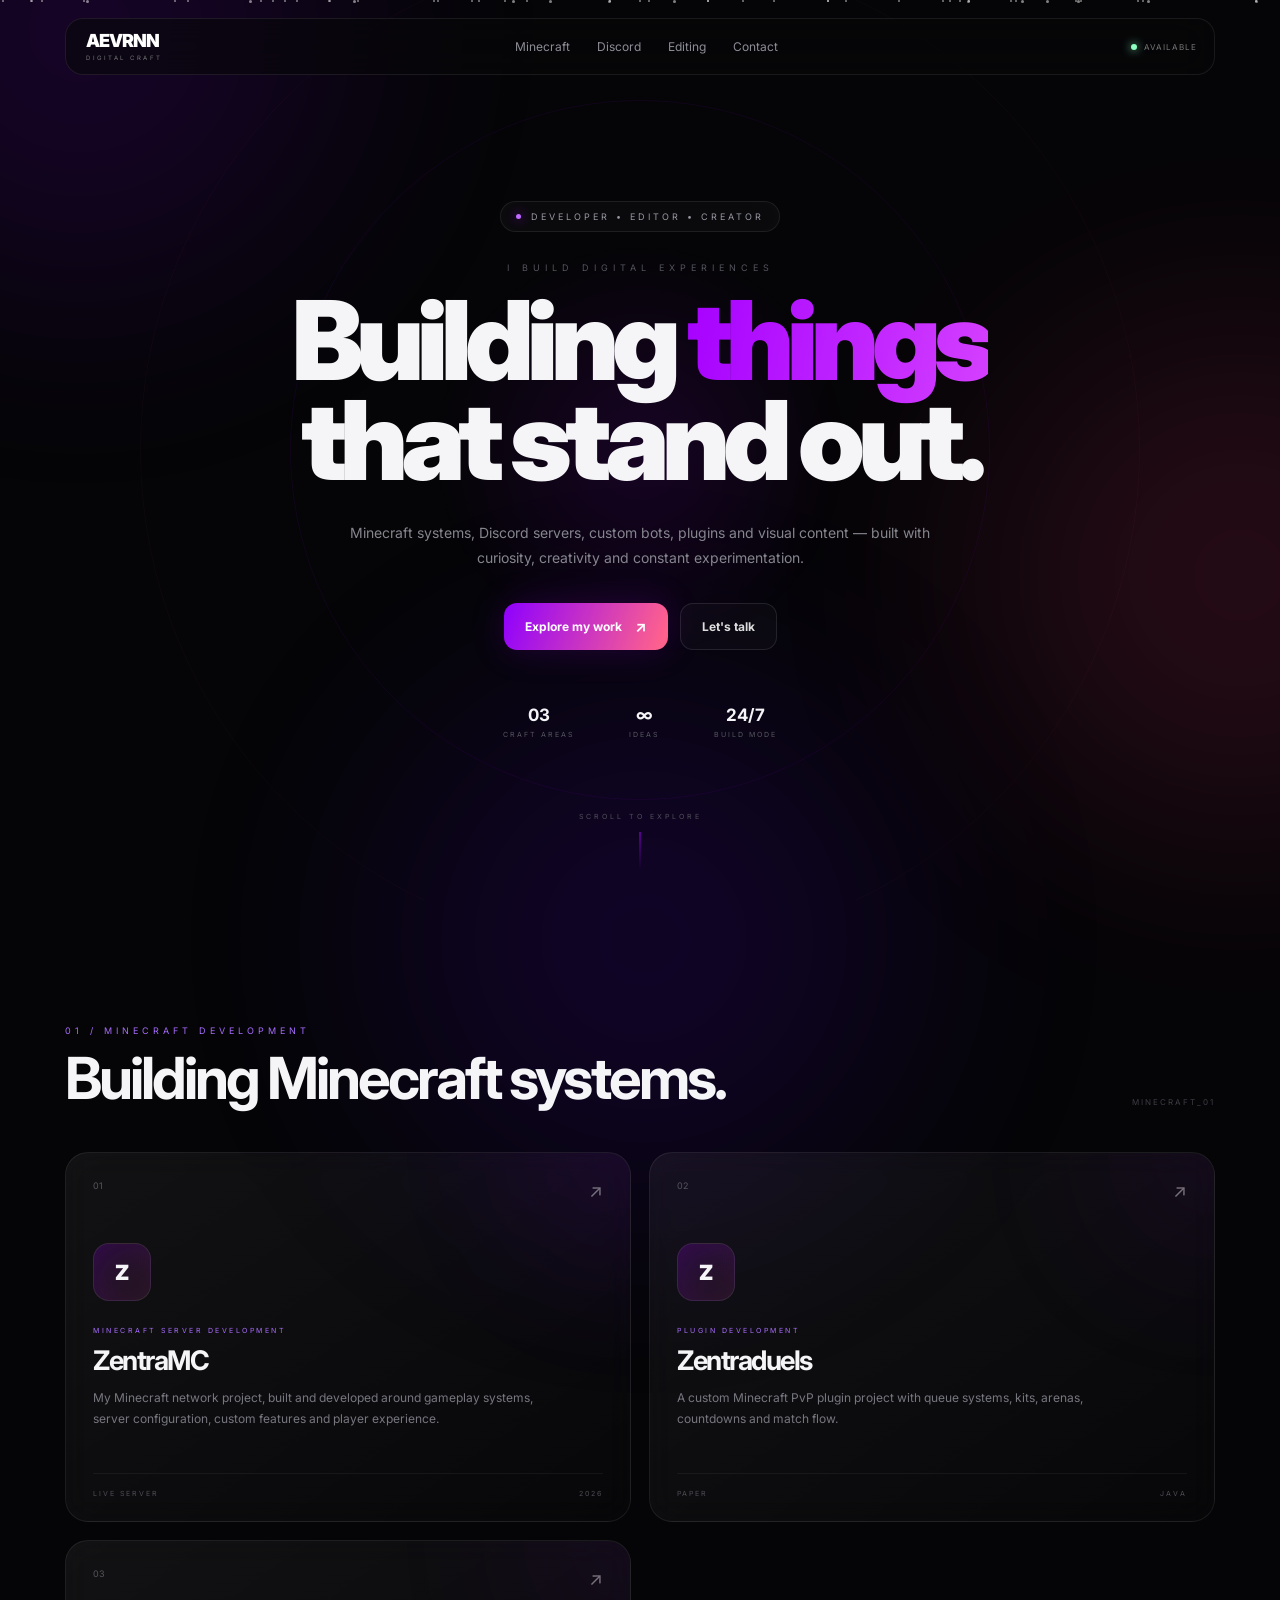
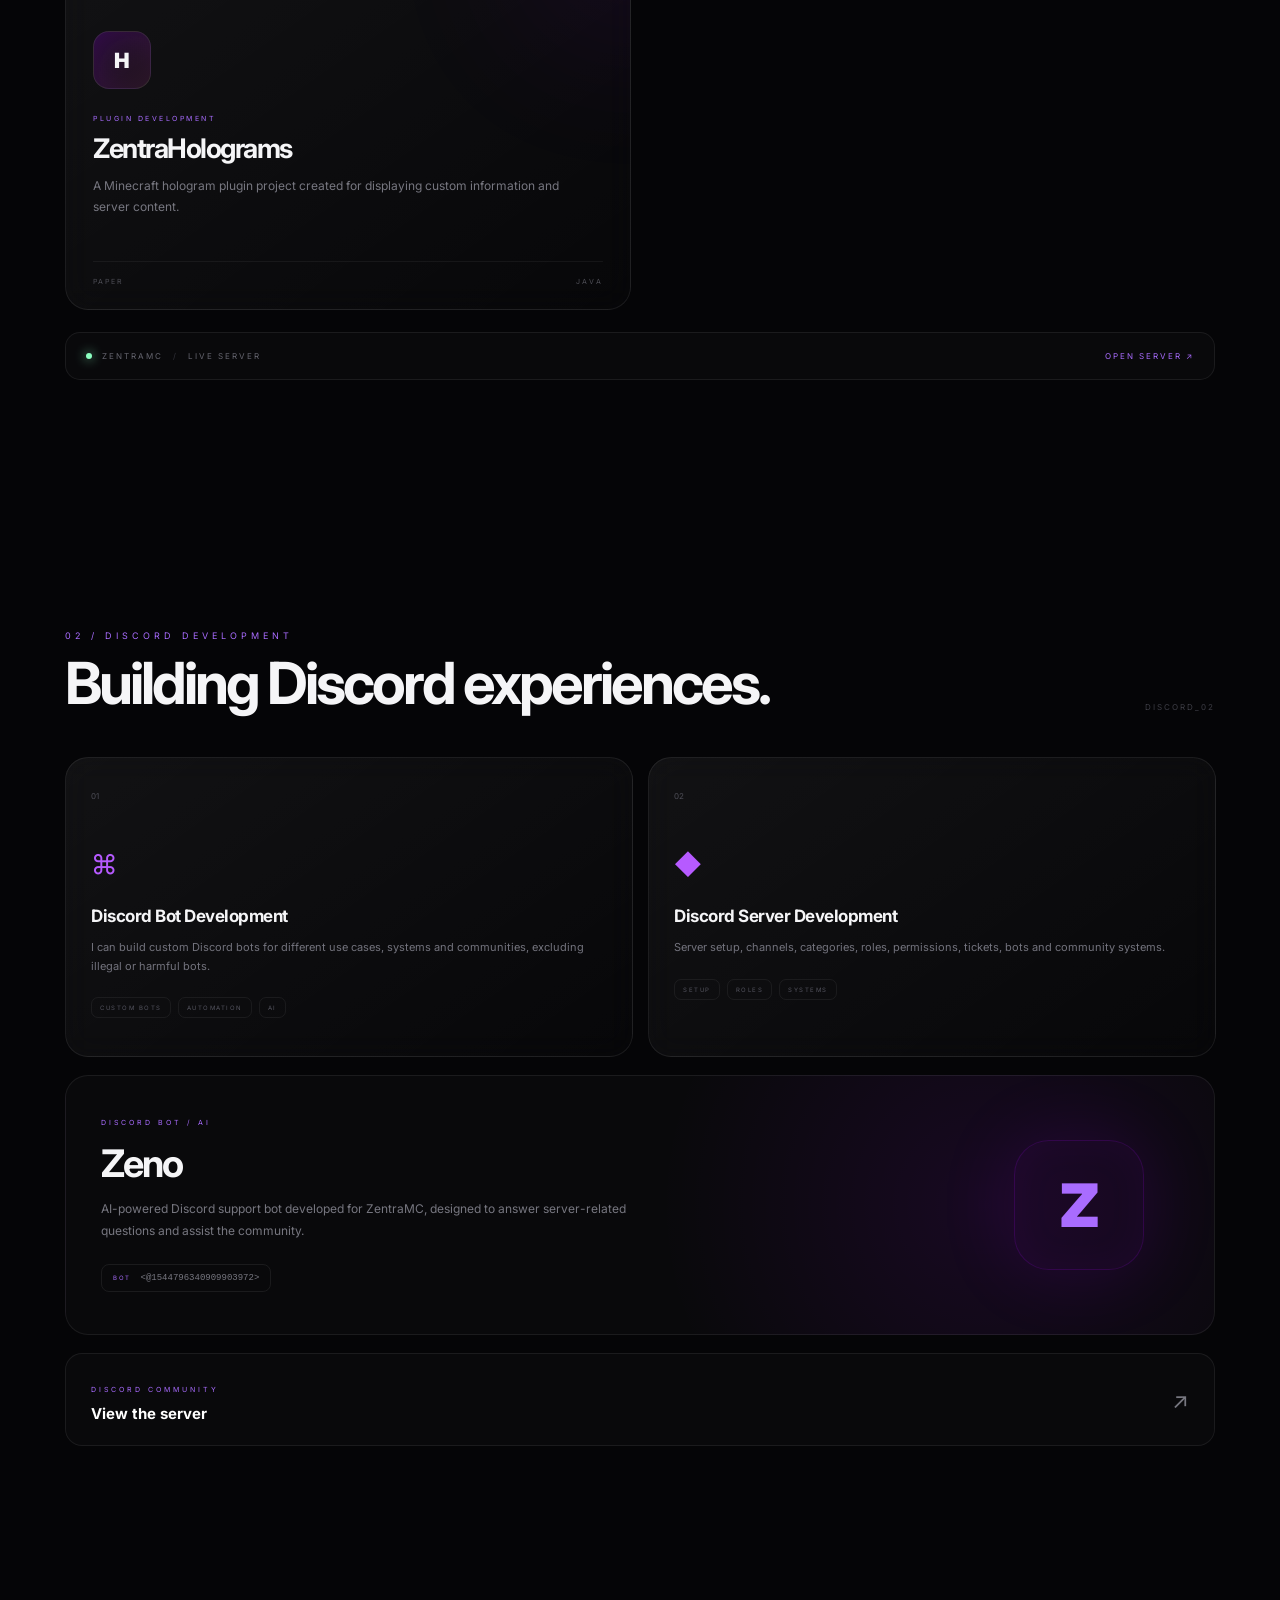
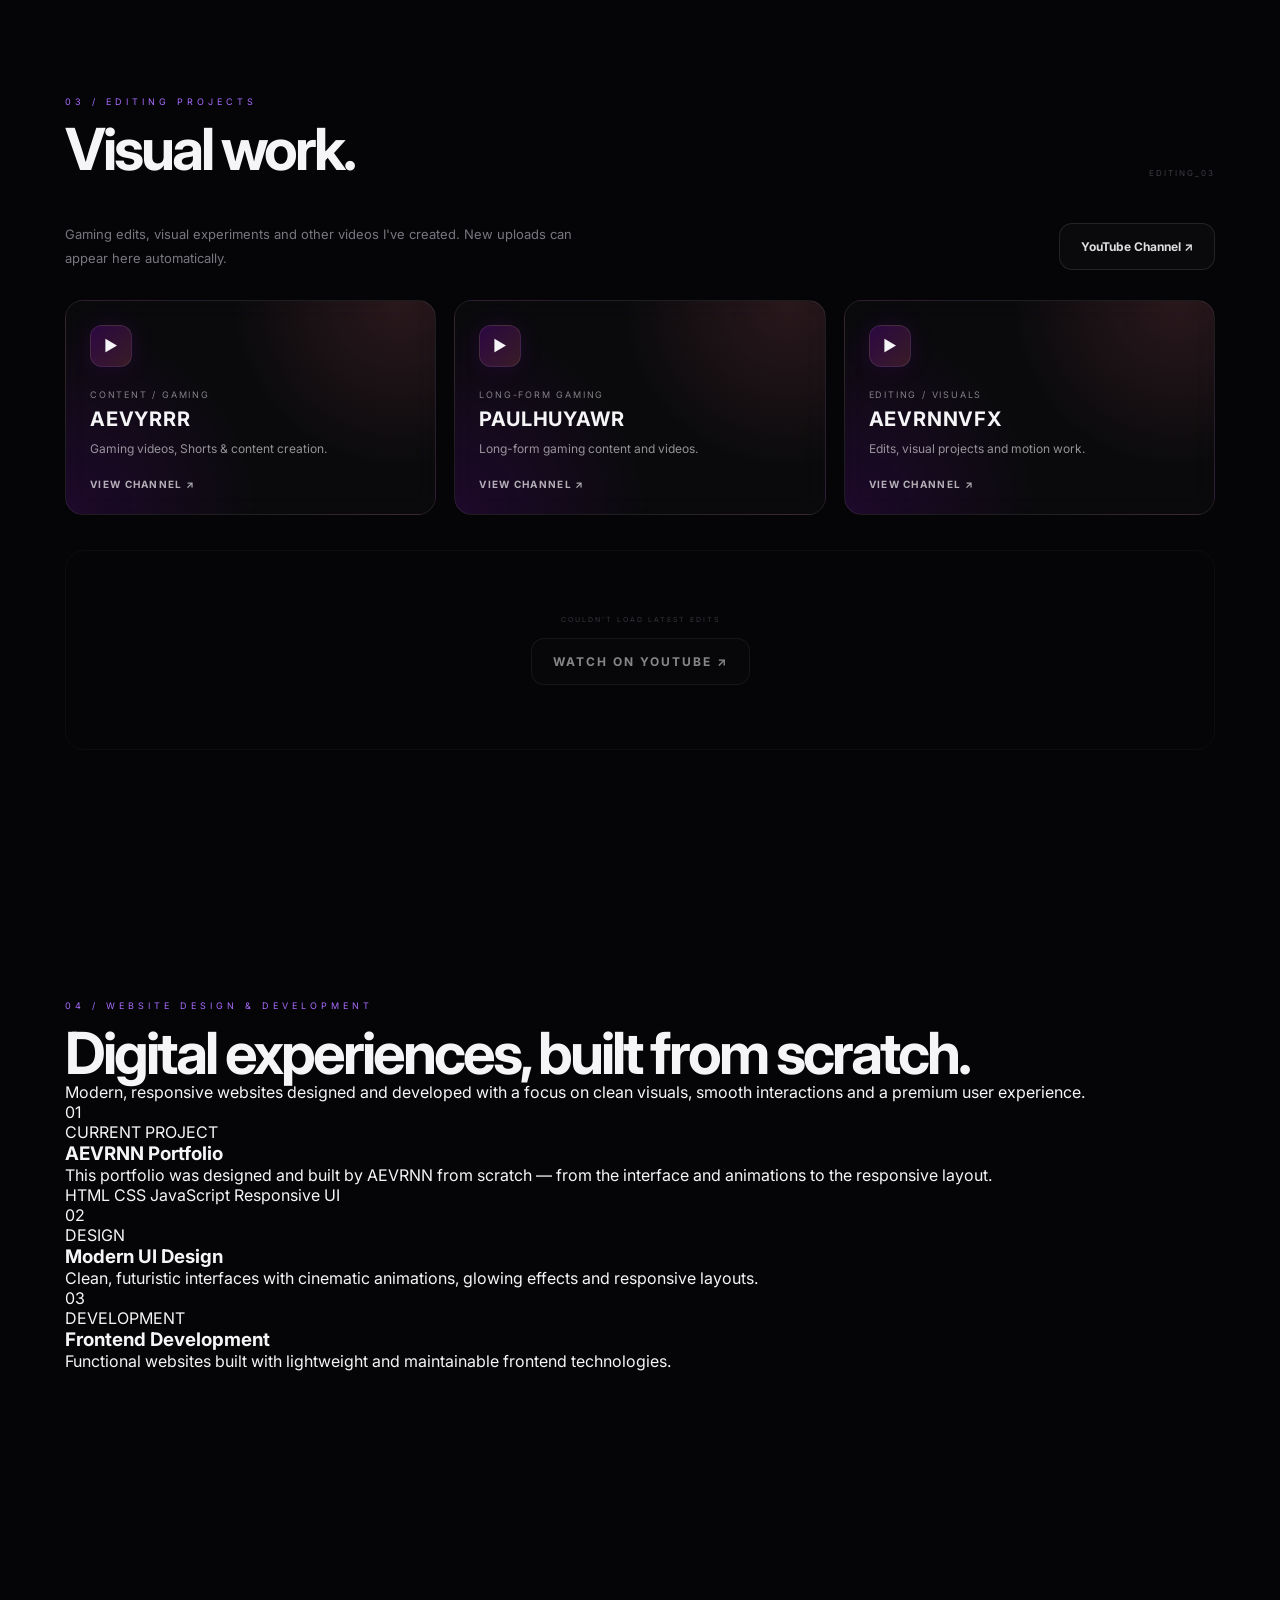
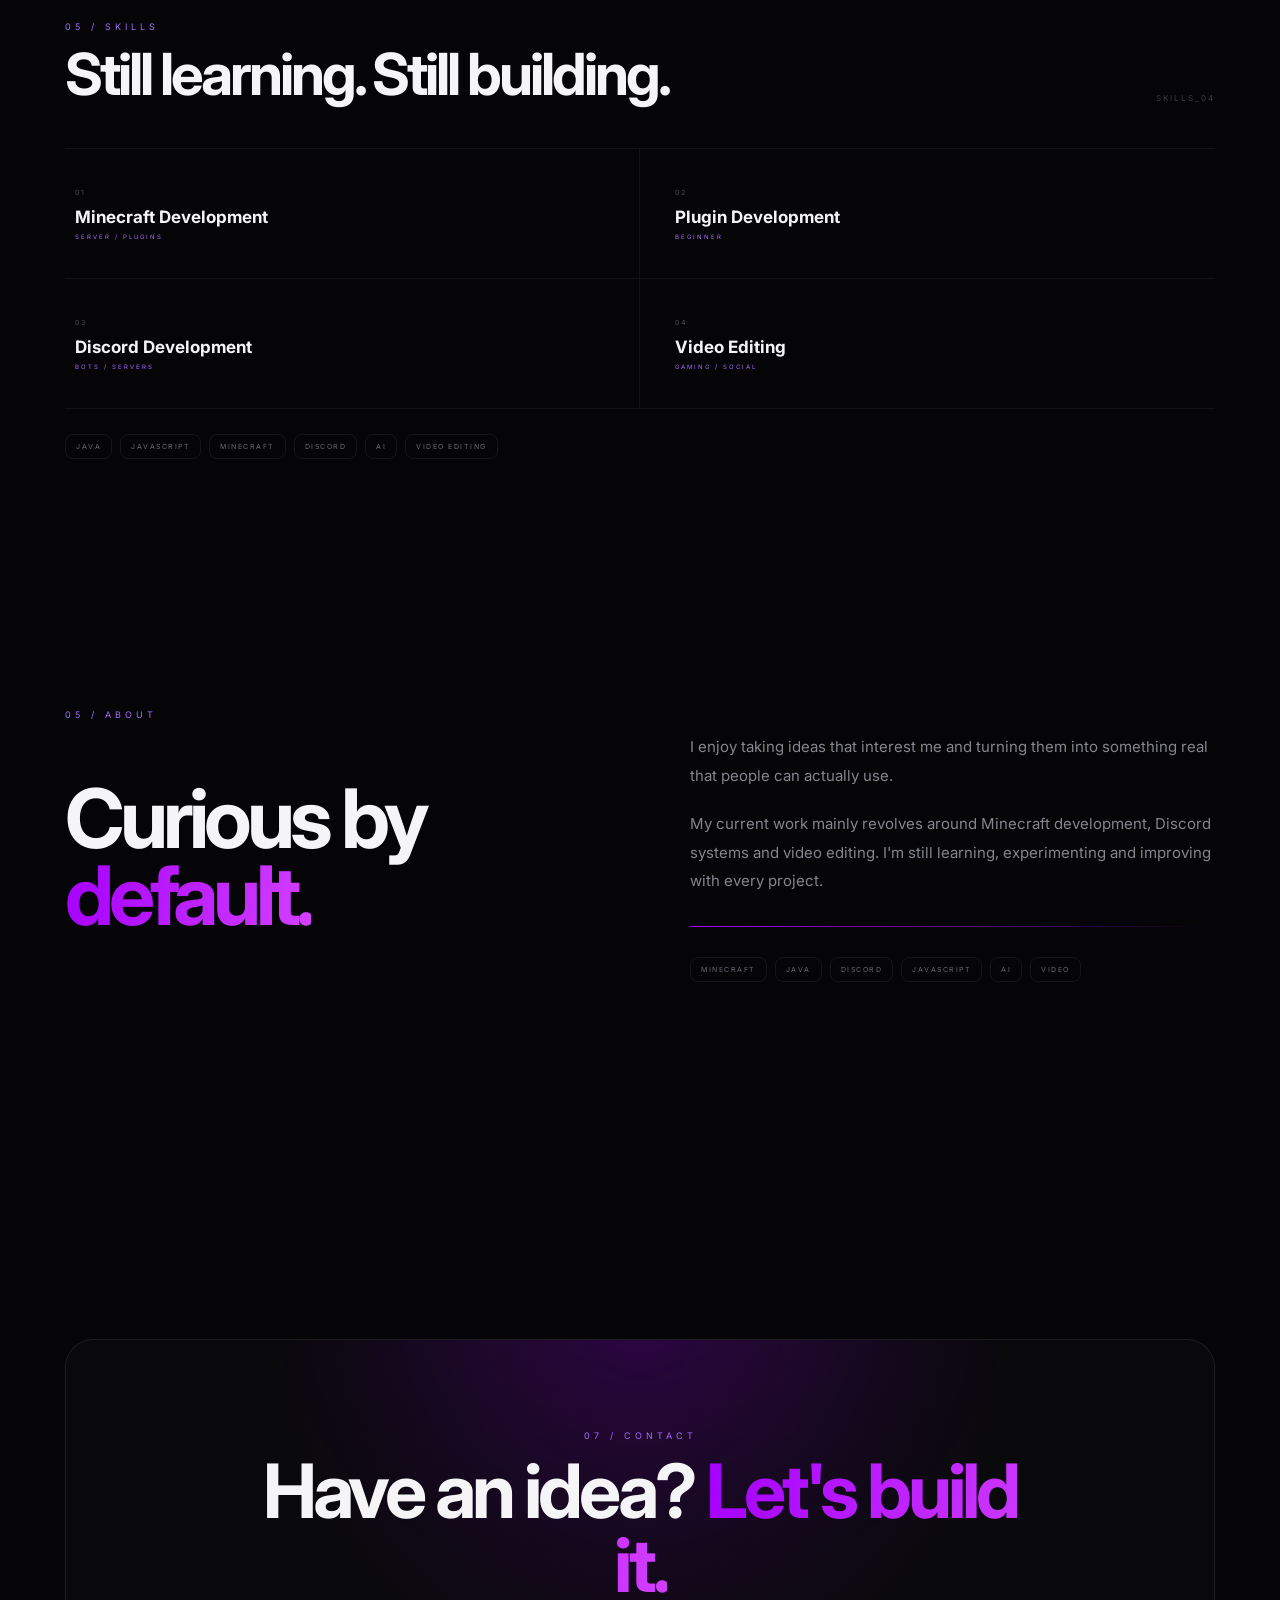
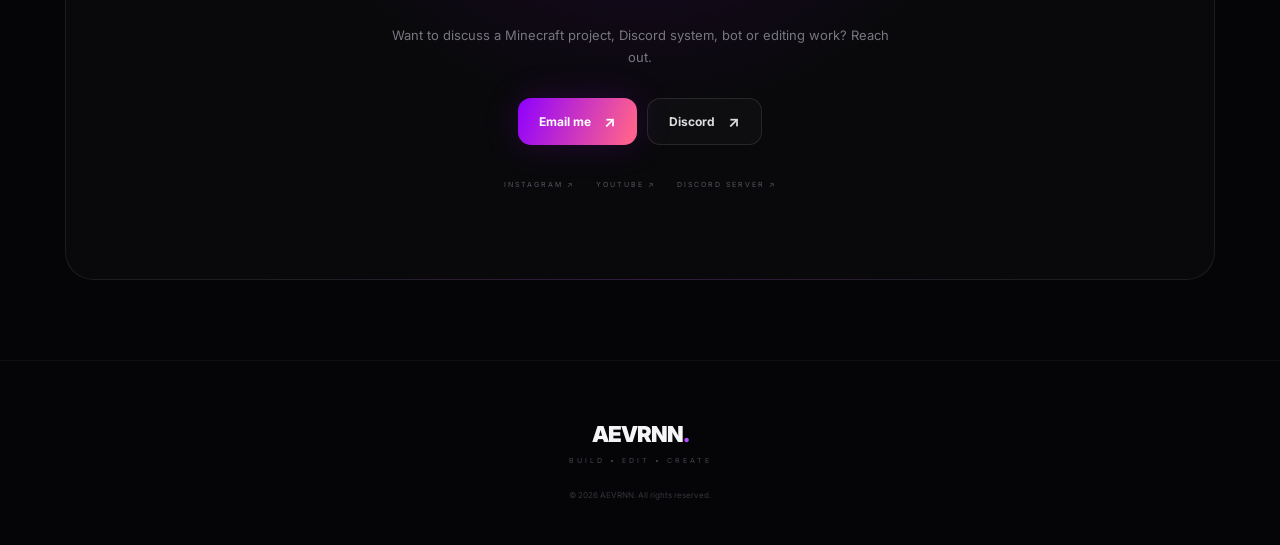
<file: index.before-web-polish.html>
<!DOCTYPE html>
<html lang="en">
<head>
  <meta charset="UTF-8">
  <meta name="viewport" content="width=device-width, initial-scale=1.0">
  <meta name="theme-color" content="#050507">
  <meta name="description" content="AEVRNN — Minecraft & Discord Developer, Video Editor and Creator.">
  <title>AEVRNN — Digital Craft</title>

  <link rel="preconnect" href="https://fonts.googleapis.com">
  <link rel="preconnect" href="https://fonts.gstatic.com" crossorigin>
  <link href="https://fonts.googleapis.com/css2?family=Inter:wght@400;500;600;700;800;900&display=swap" rel="stylesheet">

  <link rel="stylesheet" href="style.css">
</head>

<body>

  <!-- INTRO -->
  <div class="intro" id="intro">
    <div class="intro-noise"></div>

    <div class="intro-content">
      <div class="intro-line"></div>

      <div class="intro-brand">
        <span>AEVRNN</span>
      </div>

      <div class="intro-sub">DIGITAL CRAFT</div>

      <div class="intro-loading">
        <span></span>
      </div>
    </div>
  </div>

  <!-- BACKGROUND -->
  <div class="ambient ambient-1"></div>
  <div class="ambient ambient-2"></div>
  <div class="ambient ambient-3"></div>

  <div class="grid-bg"></div>
  <div class="particles" id="particles"></div>
  <div class="mouse-glow"></div>

  <div class="progress-bar" id="progress"></div>

  <!-- NAV -->
  <nav id="navbar">
    <a href="#home" class="logo">
      <span>AEVRNN</span>
      <small>DIGITAL CRAFT</small>
    </a>

    <div class="nav-links">
      <a href="#work">Minecraft</a>
      <a href="#discord">Discord</a>
      <a href="#editing">Editing</a>
      <a href="#contact">Contact</a>
    </div>

    <div class="nav-status">
      <span></span>
      AVAILABLE
    </div>
  </nav>

  <main>

    <!-- HERO -->
    <section class="hero" id="home">

      <div class="hero-orbit orbit-1"></div>
      <div class="hero-orbit orbit-2"></div>

      <div class="hero-content">

        <div class="hero-badge">
          <span class="badge-dot"></span>
          DEVELOPER • EDITOR • CREATOR
        </div>

        <div class="hero-title-wrap">
          <div class="hero-mini">I BUILD DIGITAL EXPERIENCES</div>

          <h1>
            Building
            <span class="gradient-text">things</span>
            <br>
            that stand out.
          </h1>
        </div>

        <p class="hero-description">
          Minecraft systems, Discord servers, custom bots, plugins and
          visual content — built with curiosity, creativity and constant experimentation.
        </p>

        <div class="hero-buttons">
          <a href="#work" class="btn btn-primary magnetic">
            <span>Explore my work</span>
            <b>↗</b>
          </a>

          <a href="#contact" class="btn btn-secondary magnetic">
            Let's talk
          </a>
        </div>

        <div class="hero-meta">
          <div>
            <strong>03</strong>
            <span>CRAFT AREAS</span>
          </div>

          <div>
            <strong>∞</strong>
            <span>IDEAS</span>
          </div>

          <div>
            <strong>24/7</strong>
            <span>BUILD MODE</span>
          </div>
        </div>

      </div>

      <div class="scroll-indicator">
        <span>SCROLL TO EXPLORE</span>
        <i></i>
      </div>

    </section>


    <!-- MINECRAFT -->
    <section id="work" class="section">

      <div class="section-top reveal">
        <div>
          <div class="section-label">01 / MINECRAFT DEVELOPMENT</div>
          <h2>Building Minecraft systems.</h2>
        </div>

        <div class="section-number">MINECRAFT_01</div>
      </div>

      <div class="projects">

        <article class="project-card tilt reveal">
          <div class="card-glow"></div>

          <div class="card-top">
            <span>01</span>
            <a class="arrow project-link" href="https://zentramc.loca.lol" target="_blank" rel="noopener">↗</a>
          </div>

          <div class="project-icon">Z</div>

          <div class="card-content">
            <div class="tag">MINECRAFT SERVER DEVELOPMENT</div>
            <h3>ZentraMC</h3>
            <p>
              My Minecraft network project, built and developed around
              gameplay systems, server configuration, custom features and player experience.
            </p>
          </div>

          <div class="card-footer">
            <span>LIVE SERVER</span>
            <span>2026</span>
          </div>
        </article>


        <article class="project-card tilt reveal">
          <div class="card-glow"></div>

          <div class="card-top">
            <span>02</span>
            <span class="arrow">↗</span>
          </div>

          <div class="project-icon">Z</div>

          <div class="card-content">
            <div class="tag">PLUGIN DEVELOPMENT</div>
            <h3>Zentraduels</h3>
            <p>
              A custom Minecraft PvP plugin project with queue systems,
              kits, arenas, countdowns and match flow.
            </p>
          </div>

          <div class="card-footer">
            <span>PAPER</span>
            <span>JAVA</span>
          </div>
        </article>


        <article class="project-card tilt reveal">
          <div class="card-glow"></div>

          <div class="card-top">
            <span>03</span>
            <span class="arrow">↗</span>
          </div>

          <div class="project-icon">H</div>

          <div class="card-content">
            <div class="tag">PLUGIN DEVELOPMENT</div>
            <h3>ZentraHolograms</h3>
            <p>
              A Minecraft hologram plugin project created for displaying
              custom information and server content.
            </p>
          </div>

          <div class="card-footer">
            <span>PAPER</span>
            <span>JAVA</span>
          </div>
        </article>

      </div>

      <div class="live-project reveal">
        <span class="live-dot"></span>
        <span>ZENTRAMC</span>
        <span class="live-separator">/</span>
        <span>LIVE SERVER</span>
        <a href="https://zentramc.loca.lol" target="_blank" rel="noopener">OPEN SERVER ↗</a>
      </div>

    </section>


    <!-- DISCORD -->
    <section id="discord" class="section">

      <div class="section-top reveal">
        <div>
          <div class="section-label">02 / DISCORD DEVELOPMENT</div>
          <h2>Building Discord experiences.</h2>
        </div>

        <div class="section-number">DISCORD_02</div>
      </div>

      <div class="services discord-services">

        <div class="service-card tilt reveal">
          <span class="service-number">01</span>

          <div class="service-symbol">⌘</div>

          <h3>Discord Bot Development</h3>

          <p>
            I can build custom Discord bots for different use cases,
            systems and communities, excluding illegal or harmful bots.
          </p>

          <div class="service-tags">
            <span>CUSTOM BOTS</span>
            <span>AUTOMATION</span>
            <span>AI</span>
          </div>
        </div>


        <div class="service-card tilt reveal">
          <span class="service-number">02</span>

          <div class="service-symbol">◆</div>

          <h3>Discord Server Development</h3>

          <p>
            Server setup, channels, categories, roles, permissions,
            tickets, bots and community systems.
          </p>

          <div class="service-tags">
            <span>SETUP</span>
            <span>ROLES</span>
            <span>SYSTEMS</span>
          </div>
        </div>

      </div>


      <!-- ZENO -->
      <div class="discord-feature reveal">

        <div class="discord-feature-left">
          <div class="feature-label">DISCORD BOT / AI</div>

          <h3>Zeno</h3>

          <p>
            AI-powered Discord support bot developed for ZentraMC,
            designed to answer server-related questions and assist the community.
          </p>

          <div class="mention">
            <span>BOT</span>
            <code>&lt;@1544796340909903972&gt;</code>
          </div>
        </div>

        <div class="discord-feature-right">
          <div class="feature-symbol-large">Z</div>
        </div>

      </div>


      <a
        class="discord-server-link reveal"
        href="https://discord.gg/Q8cvUzamsQ"
        target="_blank"
        rel="noopener"
      >
        <div>
          <span class="feature-label">DISCORD COMMUNITY</span>
          <strong>View the server</strong>
        </div>

        <span class="feature-arrow">↗</span>
      </a>

    </section>


    <!-- EDITING -->
    <section id="editing" class="section editing-section">

      <div class="section-top reveal">
        <div>
          <div class="section-label">03 / EDITING PROJECTS</div>
          <h2>Visual work.</h2>
        </div>

        <div class="section-number">EDITING_03</div>
      </div>

      <div class="editing-intro reveal">
        <p>
          Gaming edits, visual experiments and other videos I've created.
          New uploads can appear here automatically.
        </p>

        <a
          href="https://youtube.com/@aevrnnvfx"
          target="_blank"
          rel="noopener"
          class="btn btn-secondary magnetic"
        >
          YouTube Channel ↗
        </a>
      </div>

      <div class="creator-channels">
  <div class="creator-card">
    <div class="creator-icon">▶</div>
    <div>
      <span class="creator-type">CONTENT / GAMING</span>
      <h3>AEVYRRR</h3>
      <p>Gaming videos, Shorts & content creation.</p>
    </div>
    <a href="https://www.youtube.com/@Aevyrrr" target="_blank">VIEW CHANNEL ↗</a>
  </div>

  <div class="creator-card">
    <div class="creator-icon">▶</div>
    <div>
      <span class="creator-type">LONG-FORM GAMING</span>
      <h3>PAULHUYAWR</h3>
      <p>Long-form gaming content and videos.</p>
    </div>
    <a href="https://www.youtube.com/@Paulhuyawr" target="_blank">VIEW CHANNEL ↗</a>
  </div>

  <div class="creator-card">
    <div class="creator-icon">▶</div>
    <div>
      <span class="creator-type">EDITING / VISUALS</span>
      <h3>AEVRNNVFX</h3>
      <p>Edits, visual projects and motion work.</p>
    </div>
    <a href="https://www.youtube.com/@aevrnnvfx" target="_blank">VIEW CHANNEL ↗</a>
  </div>
</div>

<div class="youtube-grid" id="youtubeProjects">

        <div class="youtube-loading">
          <div class="loader-ring"></div>
          <span>LOADING LATEST PROJECTS</span>
        </div>

      </div>

    </section>


    <!-- SKILLS -->
    <section class="section website-development-section" id="website-development">
  <div class="section-label">04 / WEBSITE DESIGN & DEVELOPMENT</div>

  <div class="section-heading">
    <h2>Digital experiences, <span>built from scratch.</span></h2>
    <p>
      Modern, responsive websites designed and developed with a focus on
      clean visuals, smooth interactions and a premium user experience.
    </p>
  </div>

  <div class="web-dev-grid">

    <div class="web-dev-card web-dev-main">
      <div class="web-dev-number">01</div>
      <div class="web-dev-content">
        <span class="web-dev-tag">CURRENT PROJECT</span>
        <h3>AEVRNN Portfolio</h3>
        <p>
          This portfolio was designed and built by AEVRNN from scratch —
          from the interface and animations to the responsive layout.
        </p>
        <div class="web-dev-stack">
          <span>HTML</span>
          <span>CSS</span>
          <span>JavaScript</span>
          <span>Responsive UI</span>
        </div>
      </div>
    </div>

    <div class="web-dev-card">
      <div class="web-dev-number">02</div>
      <span class="web-dev-tag">DESIGN</span>
      <h3>Modern UI Design</h3>
      <p>
        Clean, futuristic interfaces with cinematic animations,
        glowing effects and responsive layouts.
      </p>
    </div>

    <div class="web-dev-card">
      <div class="web-dev-number">03</div>
      <span class="web-dev-tag">DEVELOPMENT</span>
      <h3>Frontend Development</h3>
      <p>
        Functional websites built with lightweight and maintainable
        frontend technologies.
      </p>
    </div>

  </div>
</section>

<section id="skills" class="section">

      <div class="section-top reveal">
        <div>
          <div class="section-label">05 / SKILLS</div>
          <h2>Still learning. Still building.</h2>
        </div>

        <div class="section-number">SKILLS_04</div>
      </div>

      <div class="skills-grid reveal">

        <div class="skill-item">
          <span>01</span>
          <strong>Minecraft Development</strong>
          <small>SERVER / PLUGINS</small>
        </div>

        <div class="skill-item">
          <span>02</span>
          <strong>Plugin Development</strong>
          <small>BEGINNER</small>
        </div>

        <div class="skill-item">
          <span>03</span>
          <strong>Discord Development</strong>
          <small>BOTS / SERVERS</small>
        </div>

        <div class="skill-item">
          <span>04</span>
          <strong>Video Editing</strong>
          <small>GAMING / SOCIAL</small>
        </div>

      </div>

      <div class="about-stack skills-stack reveal">
        <span>JAVA</span>
        <span>JAVASCRIPT</span>
        <span>MINECRAFT</span>
        <span>DISCORD</span>
        <span>AI</span>
        <span>VIDEO EDITING</span>
      </div>

    </section>


    <!-- ABOUT -->
    <section id="about" class="section about-section">

      <div class="section-label reveal">05 / ABOUT</div>

      <div class="about-grid">

        <div class="about-title reveal">
          <h2>
            Curious by
            <span class="gradient-text">default.</span>
          </h2>
        </div>

        <div class="about-text reveal">

          <p>
            I enjoy taking ideas that interest me and turning them into
            something real that people can actually use.
          </p>

          <p>
            My current work mainly revolves around Minecraft development,
            Discord systems and video editing. I'm still learning, experimenting
            and improving with every project.
          </p>

          <div class="about-line"></div>

          <div class="about-stack">
            <span>MINECRAFT</span>
            <span>JAVA</span>
            <span>DISCORD</span>
            <span>JAVASCRIPT</span>
            <span>AI</span>
            <span>VIDEO</span>
          </div>

        </div>

      </div>
    </section>


    <!-- CONTACT -->
    <section id="contact" class="section contact-section">

      <div class="contact-box reveal">

        <div class="contact-orb"></div>

        <div class="section-label">07 / CONTACT</div>

        <h2>
          Have an idea?
          <span class="gradient-text">Let's build it.</span>
        </h2>

        <p>
          Want to discuss a Minecraft project, Discord system,
          bot or editing work? Reach out.
        </p>

        <div class="contact-buttons">

          <a
            href="mailto:aevyrr@gmail.com"
            class="btn btn-primary magnetic"
          >
            Email me <b>↗</b>
          </a>

          <a
            href="https://discord.com/users/1123668181534384229"
            target="_blank"
            rel="noopener"
            class="btn btn-secondary magnetic"
          >
            Discord <b>↗</b>
          </a>

        </div>


        <div class="social-links">

          <a
            href="https://www.instagram.com/stfupaul_"
            target="_blank"
            rel="noopener"
          >
            INSTAGRAM ↗
          </a>

          <a
            href="https://youtube.com/@aevrnnvfx"
            target="_blank"
            rel="noopener"
          >
            YOUTUBE ↗
          </a>

          <a
            href="https://discord.gg/Q8cvUzamsQ"
            target="_blank"
            rel="noopener"
          >
            DISCORD SERVER ↗
          </a>

        </div>

      </div>

    </section>

  </main>


  <footer>

    <div class="footer-logo">
      AEVRNN<span>.</span>
    </div>

    <p>BUILD • EDIT • CREATE</p>

    <small>
      © <span id="year"></span> AEVRNN. All rights reserved.
    </small>

  </footer>


  <script src="script.js"></script>

</body>
</html>
</file>
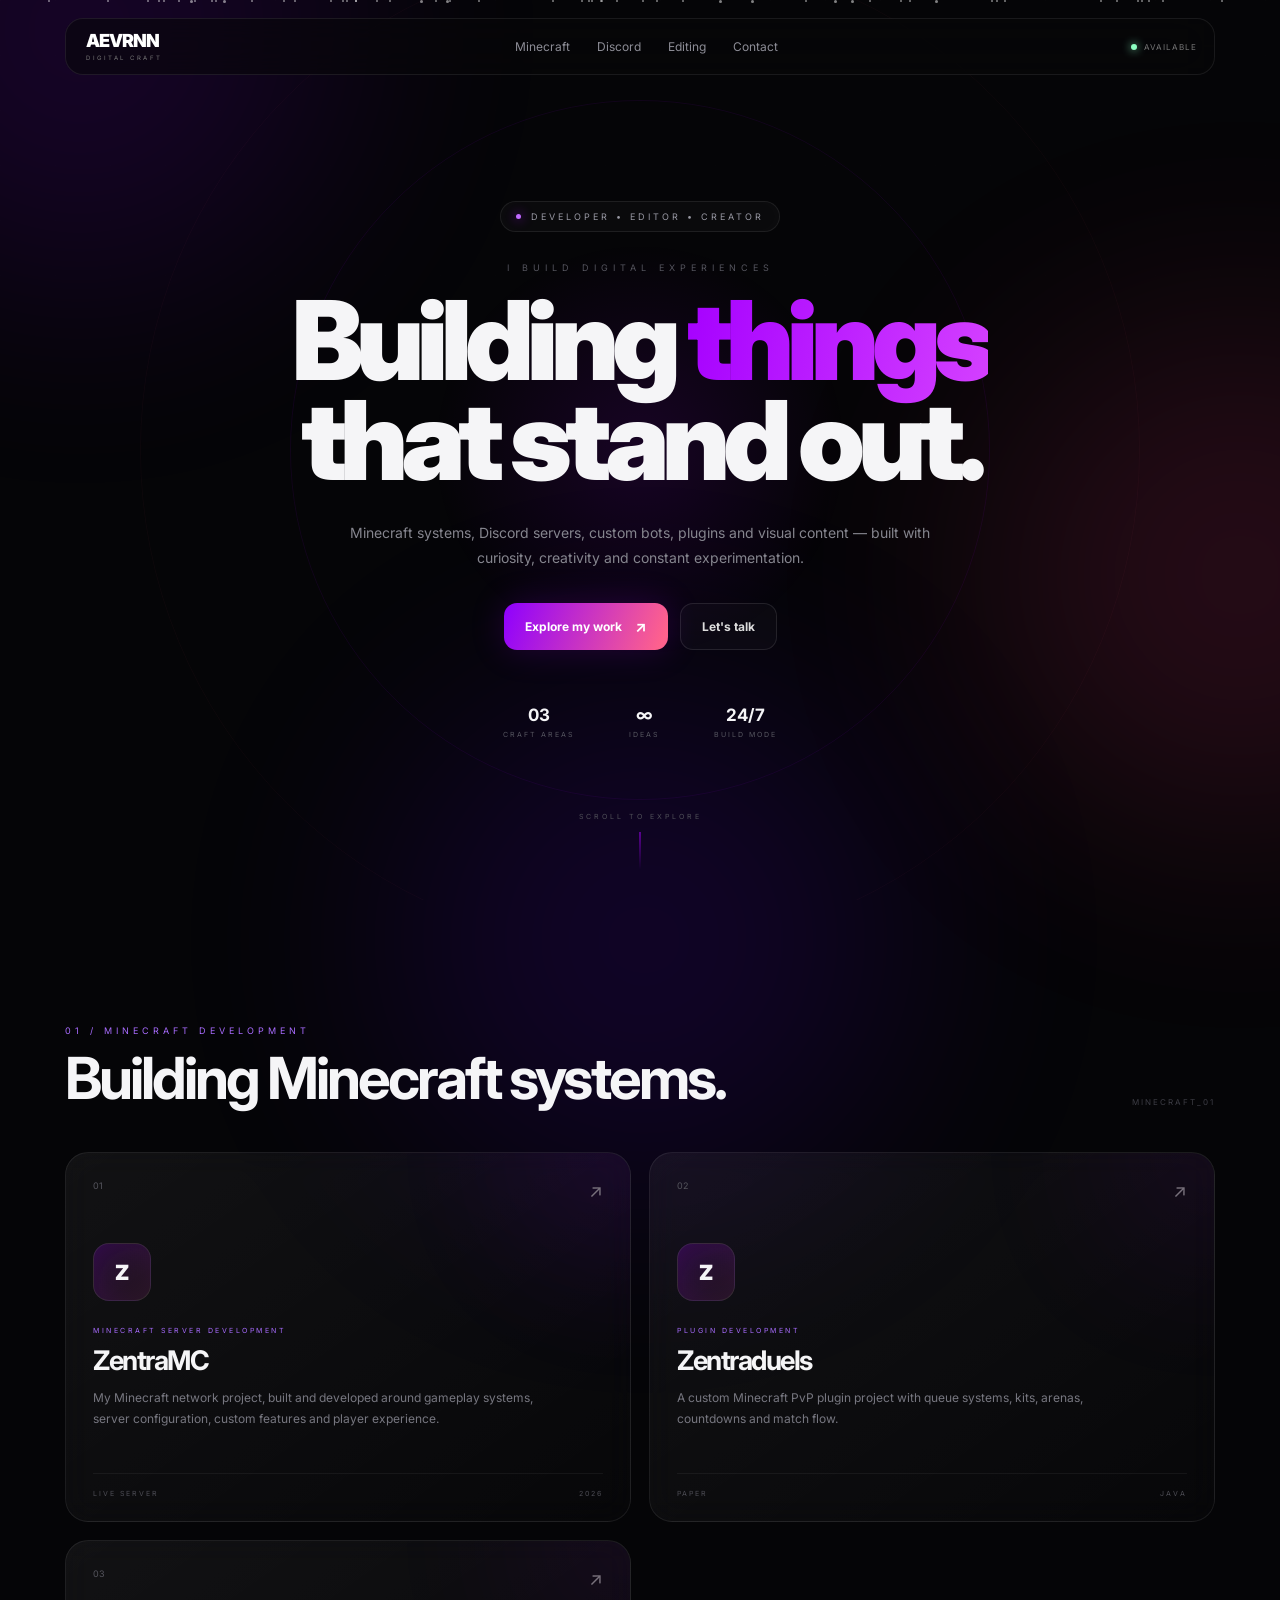
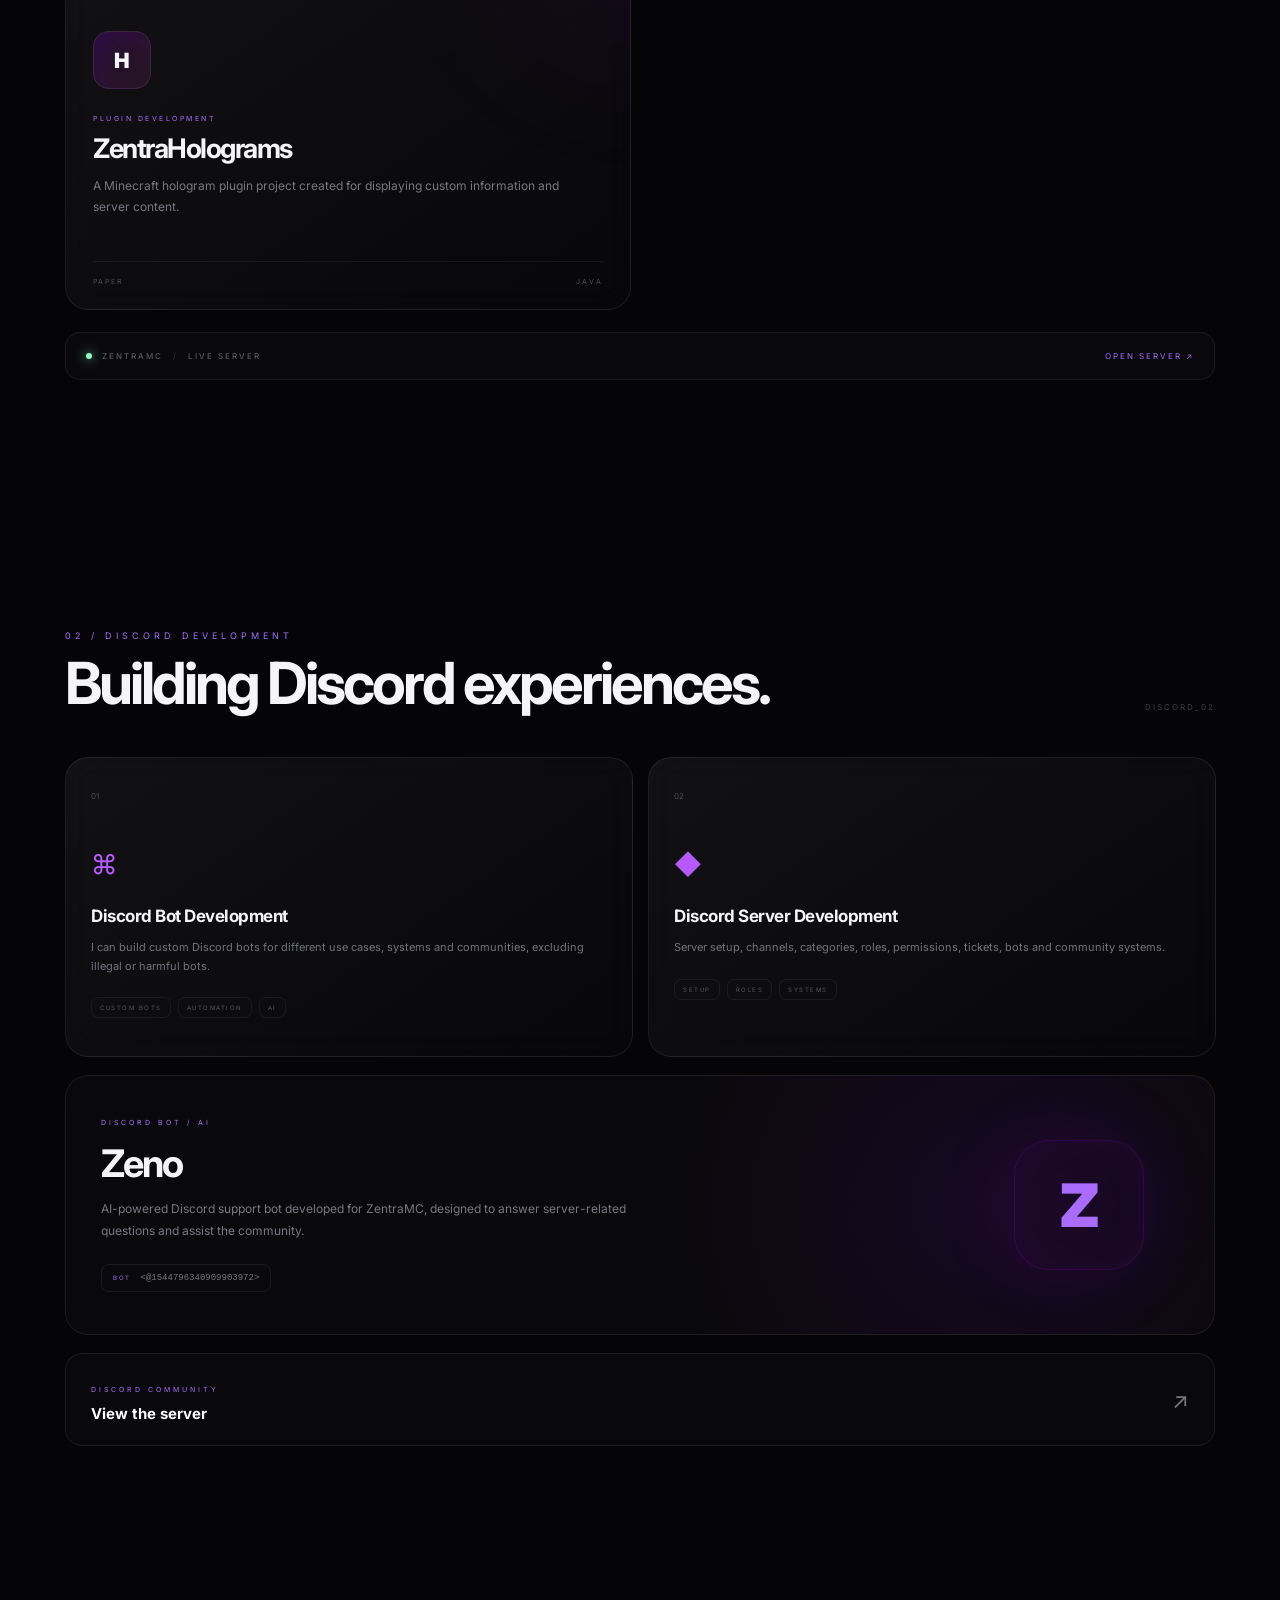
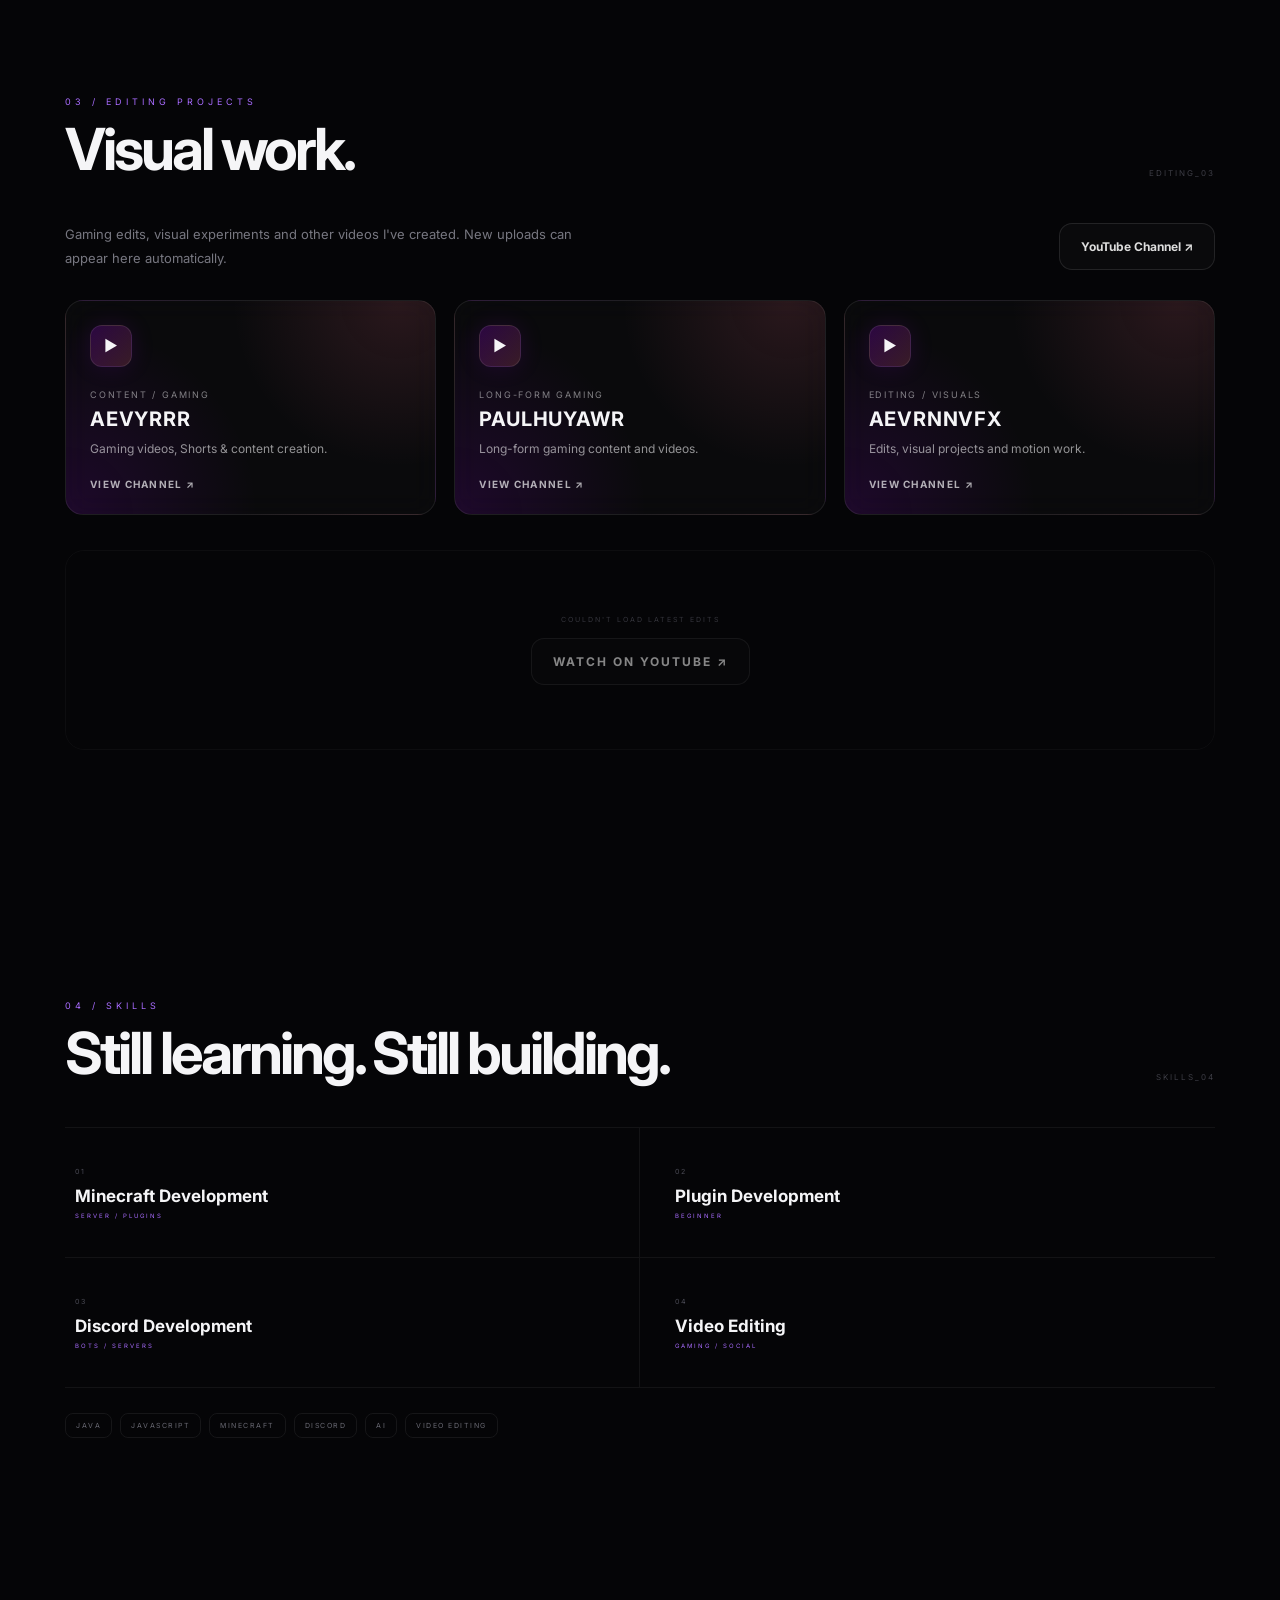
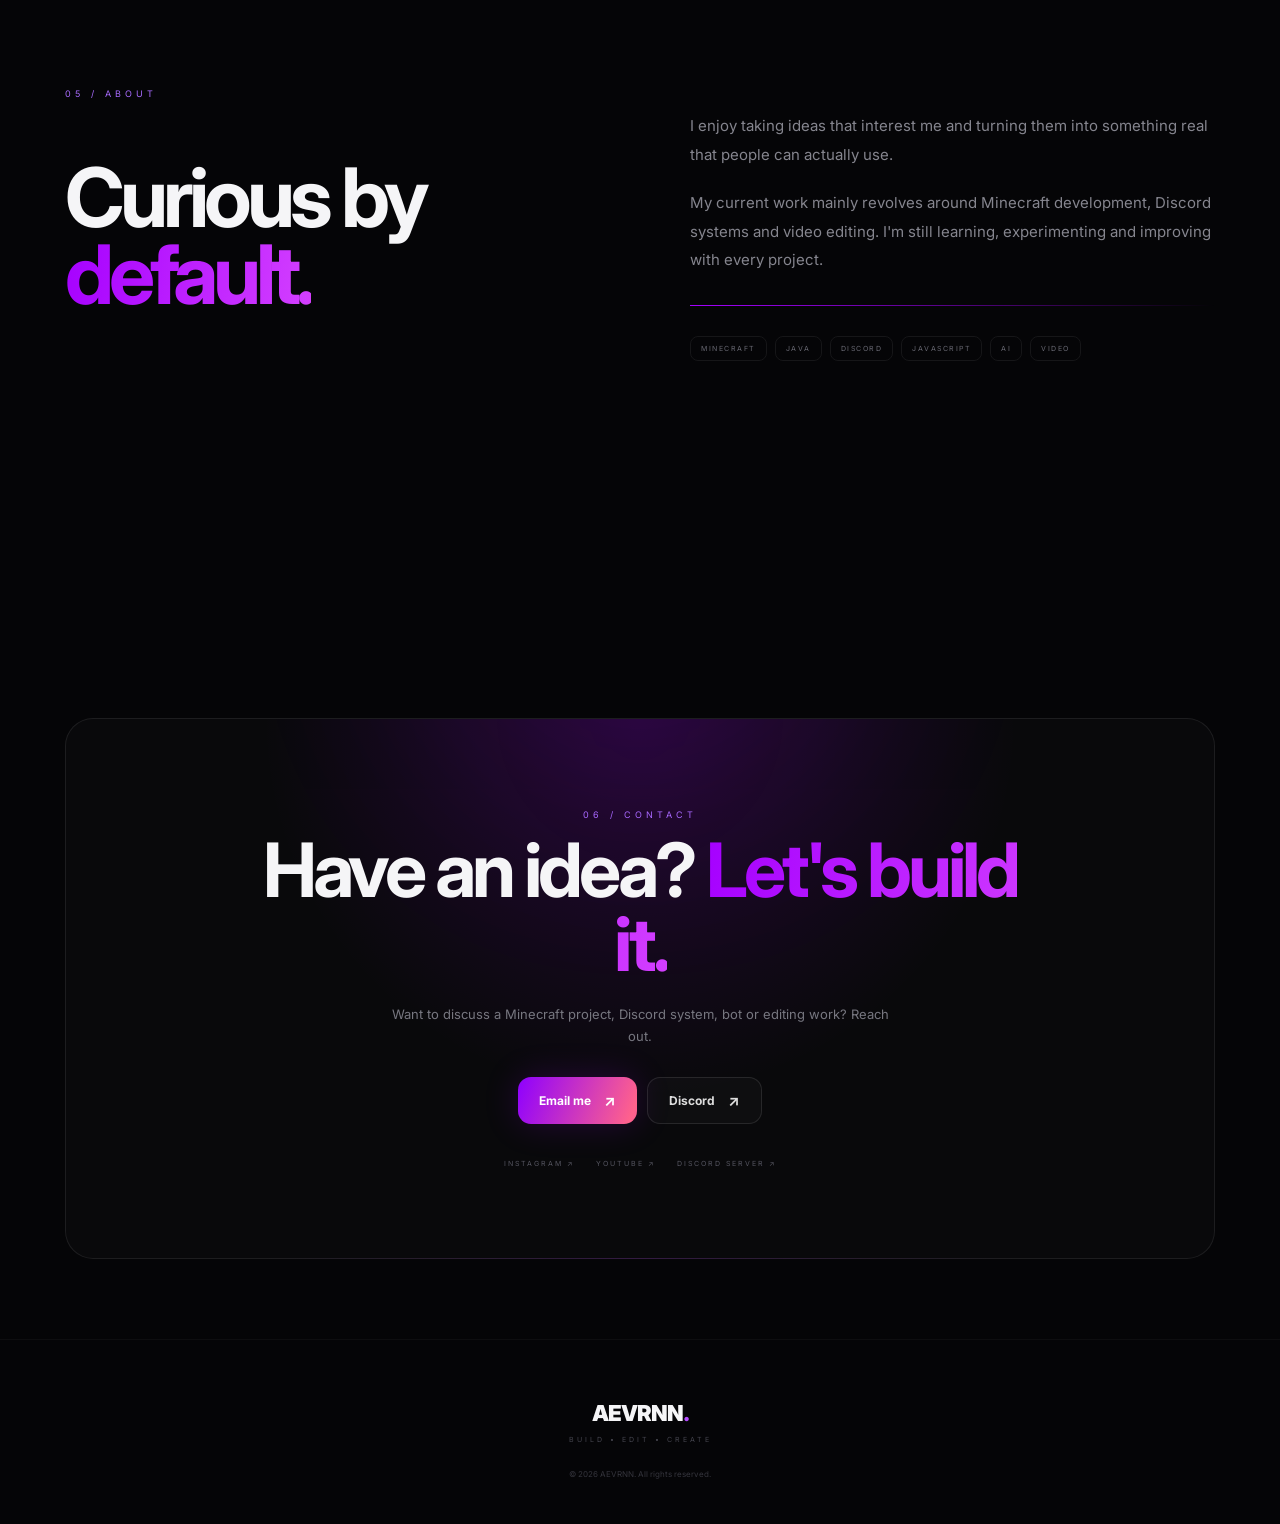
<file: index.before-web-section.html>
<!DOCTYPE html>
<html lang="en">
<head>
  <meta charset="UTF-8">
  <meta name="viewport" content="width=device-width, initial-scale=1.0">
  <meta name="theme-color" content="#050507">
  <meta name="description" content="AEVRNN — Minecraft & Discord Developer, Video Editor and Creator.">
  <title>AEVRNN — Digital Craft</title>

  <link rel="preconnect" href="https://fonts.googleapis.com">
  <link rel="preconnect" href="https://fonts.gstatic.com" crossorigin>
  <link href="https://fonts.googleapis.com/css2?family=Inter:wght@400;500;600;700;800;900&display=swap" rel="stylesheet">

  <link rel="stylesheet" href="style.css">
</head>

<body>

  <!-- INTRO -->
  <div class="intro" id="intro">
    <div class="intro-noise"></div>

    <div class="intro-content">
      <div class="intro-line"></div>

      <div class="intro-brand">
        <span>AEVRNN</span>
      </div>

      <div class="intro-sub">DIGITAL CRAFT</div>

      <div class="intro-loading">
        <span></span>
      </div>
    </div>
  </div>

  <!-- BACKGROUND -->
  <div class="ambient ambient-1"></div>
  <div class="ambient ambient-2"></div>
  <div class="ambient ambient-3"></div>

  <div class="grid-bg"></div>
  <div class="particles" id="particles"></div>
  <div class="mouse-glow"></div>

  <div class="progress-bar" id="progress"></div>

  <!-- NAV -->
  <nav id="navbar">
    <a href="#home" class="logo">
      <span>AEVRNN</span>
      <small>DIGITAL CRAFT</small>
    </a>

    <div class="nav-links">
      <a href="#work">Minecraft</a>
      <a href="#discord">Discord</a>
      <a href="#editing">Editing</a>
      <a href="#contact">Contact</a>
    </div>

    <div class="nav-status">
      <span></span>
      AVAILABLE
    </div>
  </nav>

  <main>

    <!-- HERO -->
    <section class="hero" id="home">

      <div class="hero-orbit orbit-1"></div>
      <div class="hero-orbit orbit-2"></div>

      <div class="hero-content">

        <div class="hero-badge">
          <span class="badge-dot"></span>
          DEVELOPER • EDITOR • CREATOR
        </div>

        <div class="hero-title-wrap">
          <div class="hero-mini">I BUILD DIGITAL EXPERIENCES</div>

          <h1>
            Building
            <span class="gradient-text">things</span>
            <br>
            that stand out.
          </h1>
        </div>

        <p class="hero-description">
          Minecraft systems, Discord servers, custom bots, plugins and
          visual content — built with curiosity, creativity and constant experimentation.
        </p>

        <div class="hero-buttons">
          <a href="#work" class="btn btn-primary magnetic">
            <span>Explore my work</span>
            <b>↗</b>
          </a>

          <a href="#contact" class="btn btn-secondary magnetic">
            Let's talk
          </a>
        </div>

        <div class="hero-meta">
          <div>
            <strong>03</strong>
            <span>CRAFT AREAS</span>
          </div>

          <div>
            <strong>∞</strong>
            <span>IDEAS</span>
          </div>

          <div>
            <strong>24/7</strong>
            <span>BUILD MODE</span>
          </div>
        </div>

      </div>

      <div class="scroll-indicator">
        <span>SCROLL TO EXPLORE</span>
        <i></i>
      </div>

    </section>


    <!-- MINECRAFT -->
    <section id="work" class="section">

      <div class="section-top reveal">
        <div>
          <div class="section-label">01 / MINECRAFT DEVELOPMENT</div>
          <h2>Building Minecraft systems.</h2>
        </div>

        <div class="section-number">MINECRAFT_01</div>
      </div>

      <div class="projects">

        <article class="project-card tilt reveal">
          <div class="card-glow"></div>

          <div class="card-top">
            <span>01</span>
            <a class="arrow project-link" href="https://zentramc.loca.lol" target="_blank" rel="noopener">↗</a>
          </div>

          <div class="project-icon">Z</div>

          <div class="card-content">
            <div class="tag">MINECRAFT SERVER DEVELOPMENT</div>
            <h3>ZentraMC</h3>
            <p>
              My Minecraft network project, built and developed around
              gameplay systems, server configuration, custom features and player experience.
            </p>
          </div>

          <div class="card-footer">
            <span>LIVE SERVER</span>
            <span>2026</span>
          </div>
        </article>


        <article class="project-card tilt reveal">
          <div class="card-glow"></div>

          <div class="card-top">
            <span>02</span>
            <span class="arrow">↗</span>
          </div>

          <div class="project-icon">Z</div>

          <div class="card-content">
            <div class="tag">PLUGIN DEVELOPMENT</div>
            <h3>Zentraduels</h3>
            <p>
              A custom Minecraft PvP plugin project with queue systems,
              kits, arenas, countdowns and match flow.
            </p>
          </div>

          <div class="card-footer">
            <span>PAPER</span>
            <span>JAVA</span>
          </div>
        </article>


        <article class="project-card tilt reveal">
          <div class="card-glow"></div>

          <div class="card-top">
            <span>03</span>
            <span class="arrow">↗</span>
          </div>

          <div class="project-icon">H</div>

          <div class="card-content">
            <div class="tag">PLUGIN DEVELOPMENT</div>
            <h3>ZentraHolograms</h3>
            <p>
              A Minecraft hologram plugin project created for displaying
              custom information and server content.
            </p>
          </div>

          <div class="card-footer">
            <span>PAPER</span>
            <span>JAVA</span>
          </div>
        </article>

      </div>

      <div class="live-project reveal">
        <span class="live-dot"></span>
        <span>ZENTRAMC</span>
        <span class="live-separator">/</span>
        <span>LIVE SERVER</span>
        <a href="https://zentramc.loca.lol" target="_blank" rel="noopener">OPEN SERVER ↗</a>
      </div>

    </section>


    <!-- DISCORD -->
    <section id="discord" class="section">

      <div class="section-top reveal">
        <div>
          <div class="section-label">02 / DISCORD DEVELOPMENT</div>
          <h2>Building Discord experiences.</h2>
        </div>

        <div class="section-number">DISCORD_02</div>
      </div>

      <div class="services discord-services">

        <div class="service-card tilt reveal">
          <span class="service-number">01</span>

          <div class="service-symbol">⌘</div>

          <h3>Discord Bot Development</h3>

          <p>
            I can build custom Discord bots for different use cases,
            systems and communities, excluding illegal or harmful bots.
          </p>

          <div class="service-tags">
            <span>CUSTOM BOTS</span>
            <span>AUTOMATION</span>
            <span>AI</span>
          </div>
        </div>


        <div class="service-card tilt reveal">
          <span class="service-number">02</span>

          <div class="service-symbol">◆</div>

          <h3>Discord Server Development</h3>

          <p>
            Server setup, channels, categories, roles, permissions,
            tickets, bots and community systems.
          </p>

          <div class="service-tags">
            <span>SETUP</span>
            <span>ROLES</span>
            <span>SYSTEMS</span>
          </div>
        </div>

      </div>


      <!-- ZENO -->
      <div class="discord-feature reveal">

        <div class="discord-feature-left">
          <div class="feature-label">DISCORD BOT / AI</div>

          <h3>Zeno</h3>

          <p>
            AI-powered Discord support bot developed for ZentraMC,
            designed to answer server-related questions and assist the community.
          </p>

          <div class="mention">
            <span>BOT</span>
            <code>&lt;@1544796340909903972&gt;</code>
          </div>
        </div>

        <div class="discord-feature-right">
          <div class="feature-symbol-large">Z</div>
        </div>

      </div>


      <a
        class="discord-server-link reveal"
        href="https://discord.gg/Q8cvUzamsQ"
        target="_blank"
        rel="noopener"
      >
        <div>
          <span class="feature-label">DISCORD COMMUNITY</span>
          <strong>View the server</strong>
        </div>

        <span class="feature-arrow">↗</span>
      </a>

    </section>


    <!-- EDITING -->
    <section id="editing" class="section editing-section">

      <div class="section-top reveal">
        <div>
          <div class="section-label">03 / EDITING PROJECTS</div>
          <h2>Visual work.</h2>
        </div>

        <div class="section-number">EDITING_03</div>
      </div>

      <div class="editing-intro reveal">
        <p>
          Gaming edits, visual experiments and other videos I've created.
          New uploads can appear here automatically.
        </p>

        <a
          href="https://youtube.com/@aevrnnvfx"
          target="_blank"
          rel="noopener"
          class="btn btn-secondary magnetic"
        >
          YouTube Channel ↗
        </a>
      </div>

      <div class="creator-channels">
  <div class="creator-card">
    <div class="creator-icon">▶</div>
    <div>
      <span class="creator-type">CONTENT / GAMING</span>
      <h3>AEVYRRR</h3>
      <p>Gaming videos, Shorts & content creation.</p>
    </div>
    <a href="https://www.youtube.com/@Aevyrrr" target="_blank">VIEW CHANNEL ↗</a>
  </div>

  <div class="creator-card">
    <div class="creator-icon">▶</div>
    <div>
      <span class="creator-type">LONG-FORM GAMING</span>
      <h3>PAULHUYAWR</h3>
      <p>Long-form gaming content and videos.</p>
    </div>
    <a href="https://www.youtube.com/@Paulhuyawr" target="_blank">VIEW CHANNEL ↗</a>
  </div>

  <div class="creator-card">
    <div class="creator-icon">▶</div>
    <div>
      <span class="creator-type">EDITING / VISUALS</span>
      <h3>AEVRNNVFX</h3>
      <p>Edits, visual projects and motion work.</p>
    </div>
    <a href="https://www.youtube.com/@aevrnnvfx" target="_blank">VIEW CHANNEL ↗</a>
  </div>
</div>

<div class="youtube-grid" id="youtubeProjects">

        <div class="youtube-loading">
          <div class="loader-ring"></div>
          <span>LOADING LATEST PROJECTS</span>
        </div>

      </div>

    </section>


    <!-- SKILLS -->
    <section id="skills" class="section">

      <div class="section-top reveal">
        <div>
          <div class="section-label">04 / SKILLS</div>
          <h2>Still learning. Still building.</h2>
        </div>

        <div class="section-number">SKILLS_04</div>
      </div>

      <div class="skills-grid reveal">

        <div class="skill-item">
          <span>01</span>
          <strong>Minecraft Development</strong>
          <small>SERVER / PLUGINS</small>
        </div>

        <div class="skill-item">
          <span>02</span>
          <strong>Plugin Development</strong>
          <small>BEGINNER</small>
        </div>

        <div class="skill-item">
          <span>03</span>
          <strong>Discord Development</strong>
          <small>BOTS / SERVERS</small>
        </div>

        <div class="skill-item">
          <span>04</span>
          <strong>Video Editing</strong>
          <small>GAMING / SOCIAL</small>
        </div>

      </div>

      <div class="about-stack skills-stack reveal">
        <span>JAVA</span>
        <span>JAVASCRIPT</span>
        <span>MINECRAFT</span>
        <span>DISCORD</span>
        <span>AI</span>
        <span>VIDEO EDITING</span>
      </div>

    </section>


    <!-- ABOUT -->
    <section id="about" class="section about-section">

      <div class="section-label reveal">05 / ABOUT</div>

      <div class="about-grid">

        <div class="about-title reveal">
          <h2>
            Curious by
            <span class="gradient-text">default.</span>
          </h2>
        </div>

        <div class="about-text reveal">

          <p>
            I enjoy taking ideas that interest me and turning them into
            something real that people can actually use.
          </p>

          <p>
            My current work mainly revolves around Minecraft development,
            Discord systems and video editing. I'm still learning, experimenting
            and improving with every project.
          </p>

          <div class="about-line"></div>

          <div class="about-stack">
            <span>MINECRAFT</span>
            <span>JAVA</span>
            <span>DISCORD</span>
            <span>JAVASCRIPT</span>
            <span>AI</span>
            <span>VIDEO</span>
          </div>

        </div>

      </div>
    </section>


    <!-- CONTACT -->
    <section id="contact" class="section contact-section">

      <div class="contact-box reveal">

        <div class="contact-orb"></div>

        <div class="section-label">06 / CONTACT</div>

        <h2>
          Have an idea?
          <span class="gradient-text">Let's build it.</span>
        </h2>

        <p>
          Want to discuss a Minecraft project, Discord system,
          bot or editing work? Reach out.
        </p>

        <div class="contact-buttons">

          <a
            href="mailto:aevyrr@gmail.com"
            class="btn btn-primary magnetic"
          >
            Email me <b>↗</b>
          </a>

          <a
            href="https://discord.com/users/1123668181534384229"
            target="_blank"
            rel="noopener"
            class="btn btn-secondary magnetic"
          >
            Discord <b>↗</b>
          </a>

        </div>


        <div class="social-links">

          <a
            href="https://www.instagram.com/stfupaul_"
            target="_blank"
            rel="noopener"
          >
            INSTAGRAM ↗
          </a>

          <a
            href="https://youtube.com/@aevrnnvfx"
            target="_blank"
            rel="noopener"
          >
            YOUTUBE ↗
          </a>

          <a
            href="https://discord.gg/Q8cvUzamsQ"
            target="_blank"
            rel="noopener"
          >
            DISCORD SERVER ↗
          </a>

        </div>

      </div>

    </section>

  </main>


  <footer>

    <div class="footer-logo">
      AEVRNN<span>.</span>
    </div>

    <p>BUILD • EDIT • CREATE</p>

    <small>
      © <span id="year"></span> AEVRNN. All rights reserved.
    </small>

  </footer>


  <script src="script.js"></script>

</body>
</html>
</file>
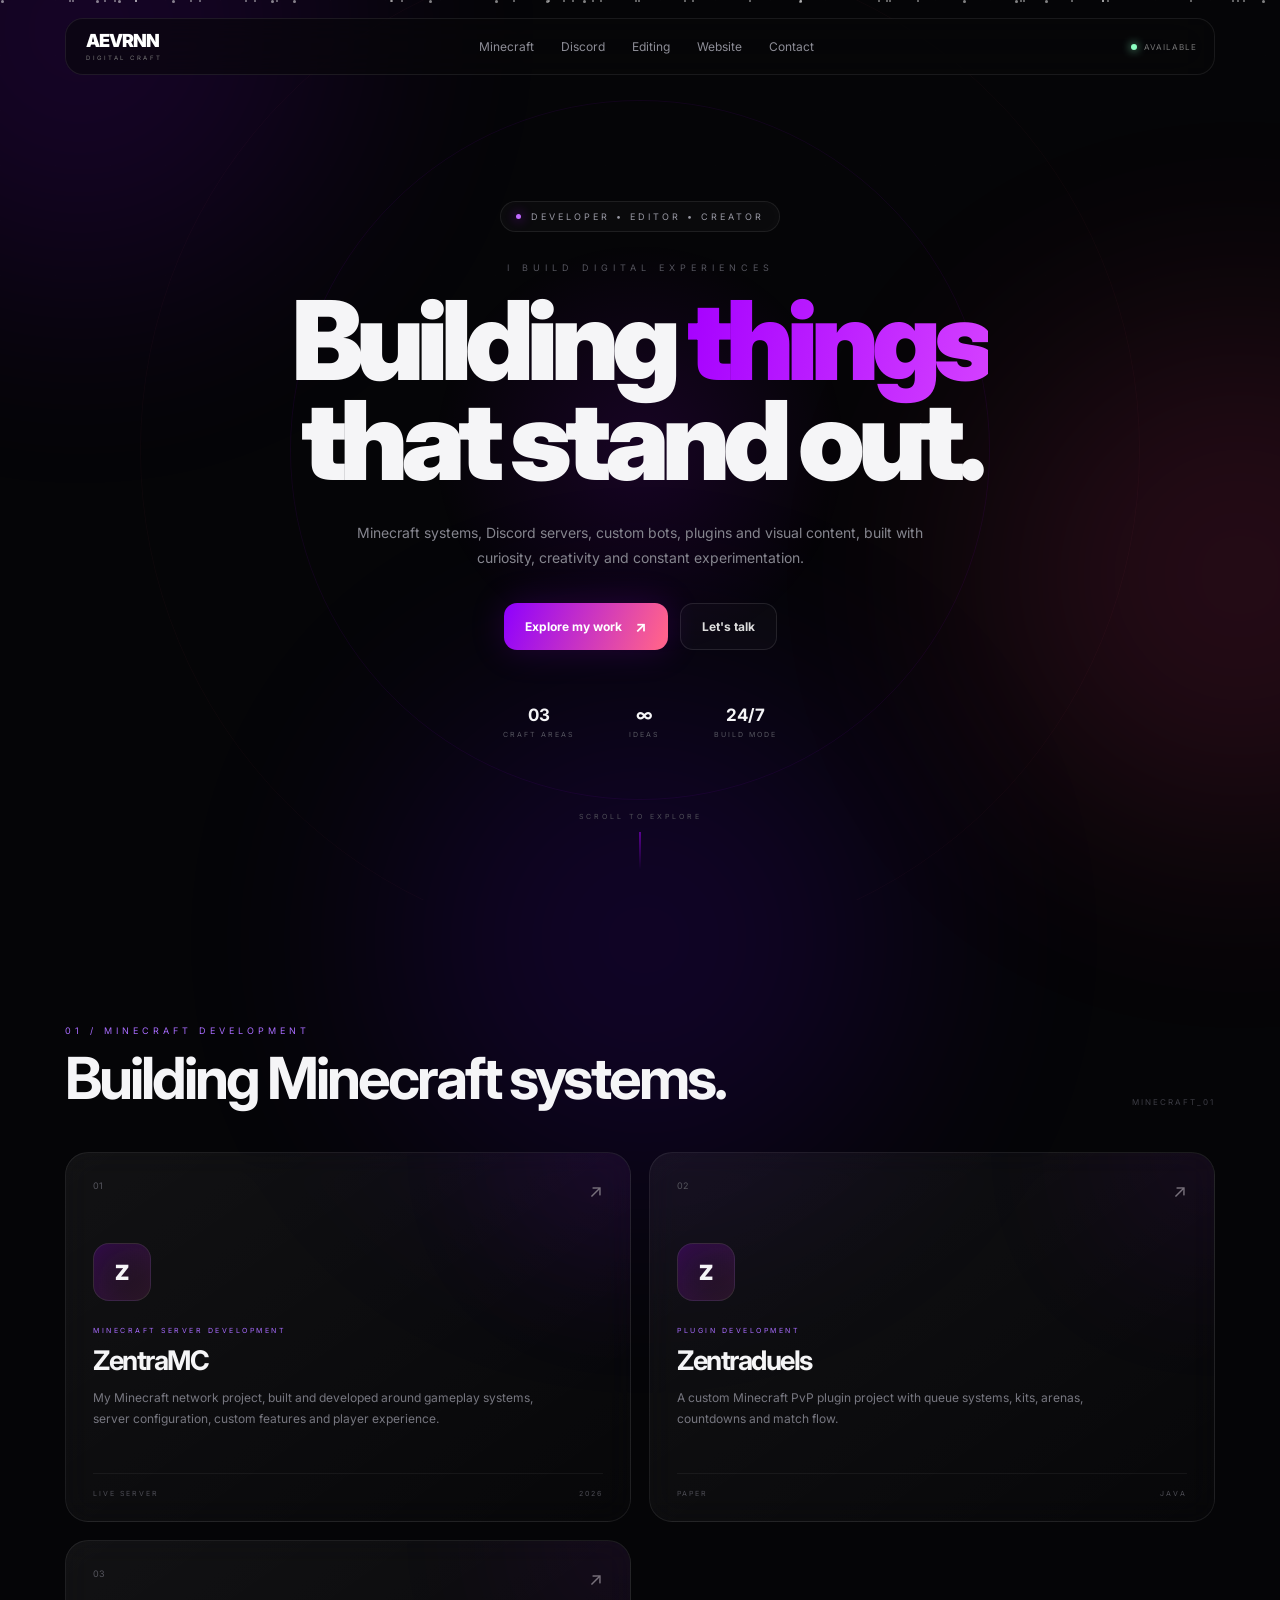
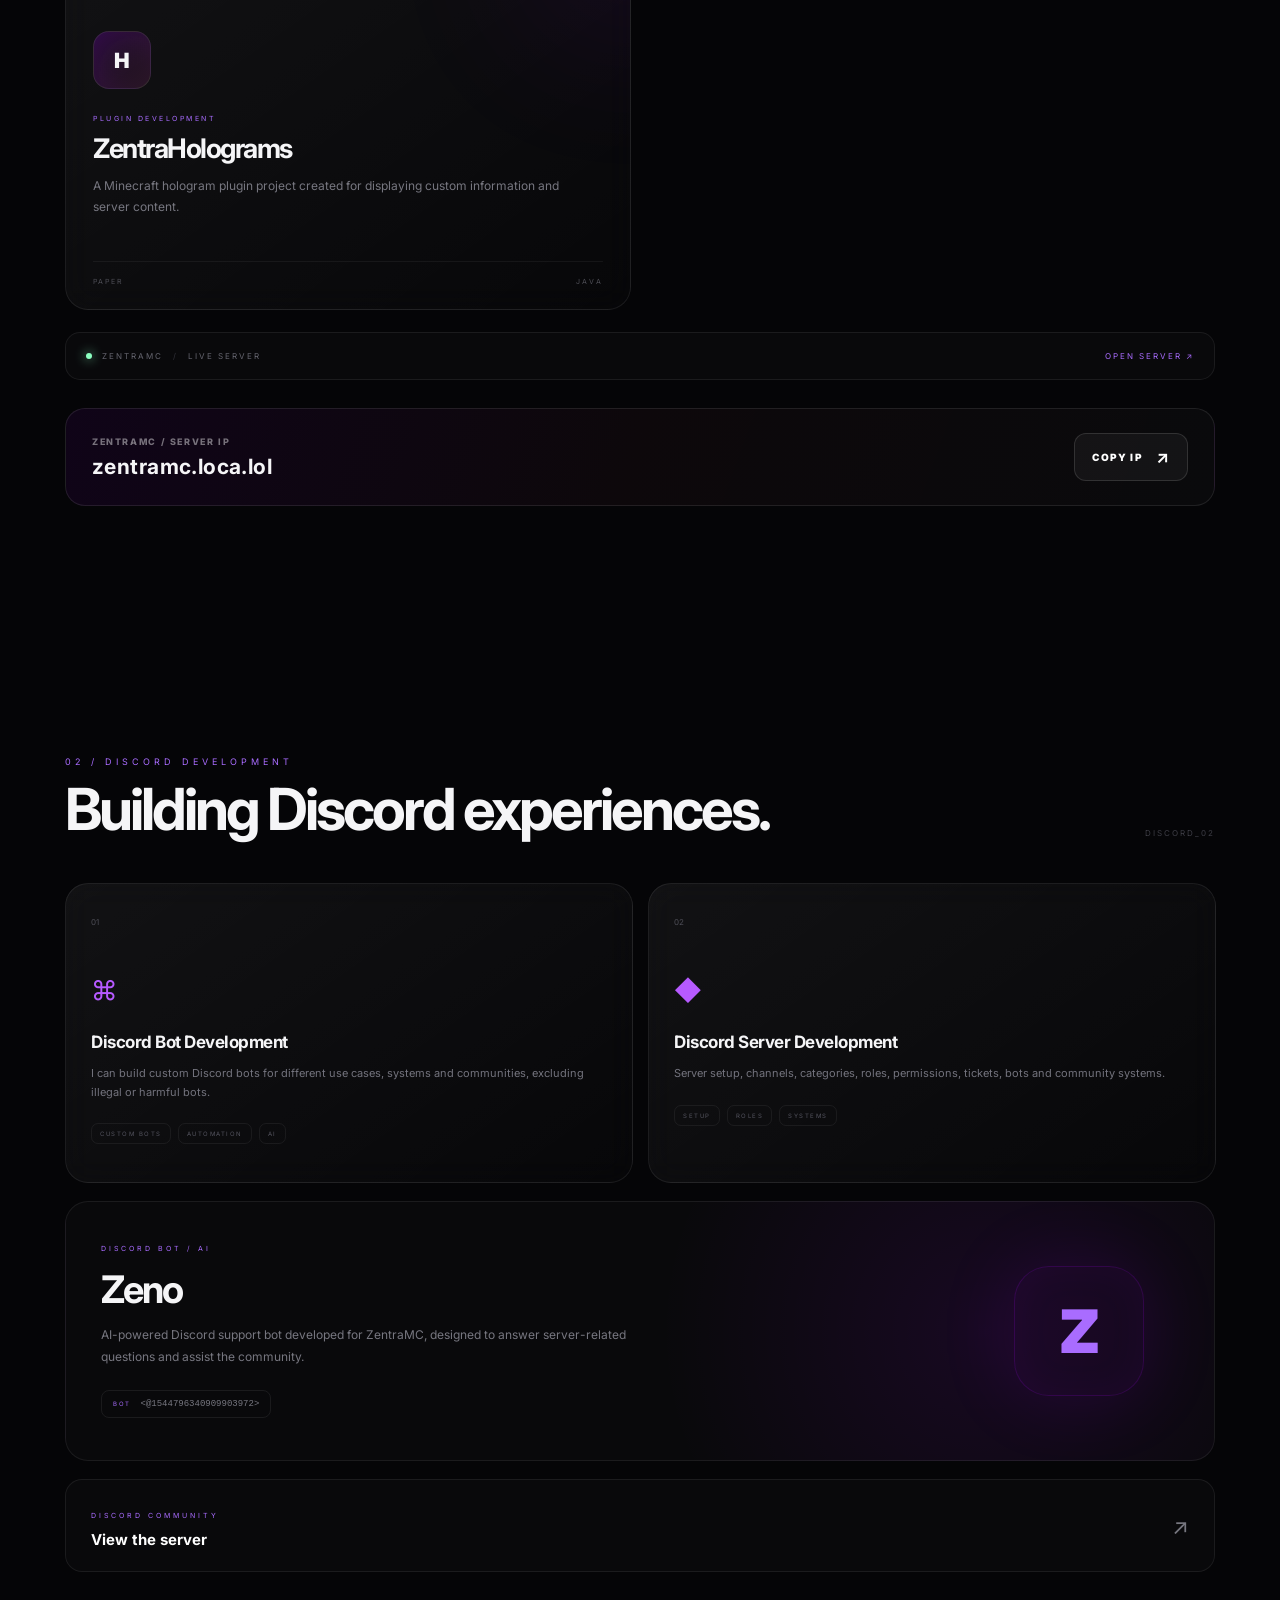
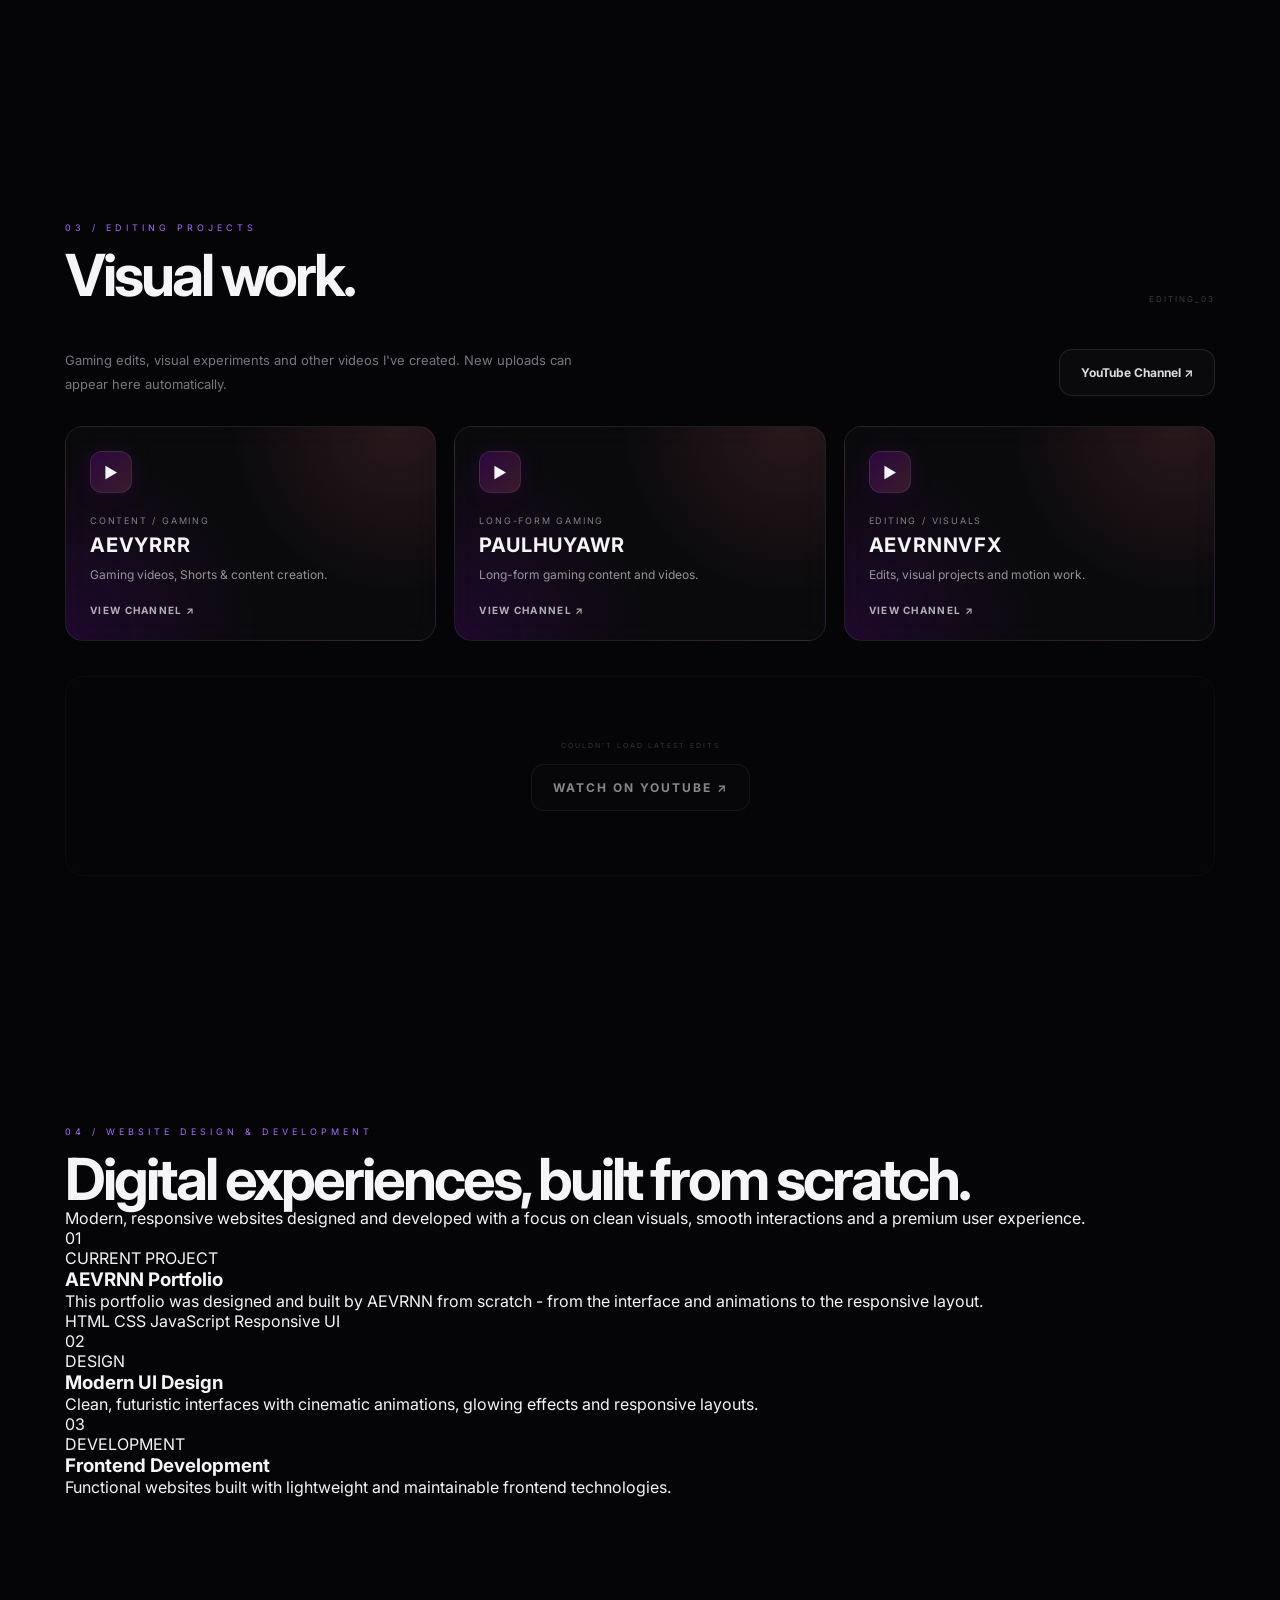
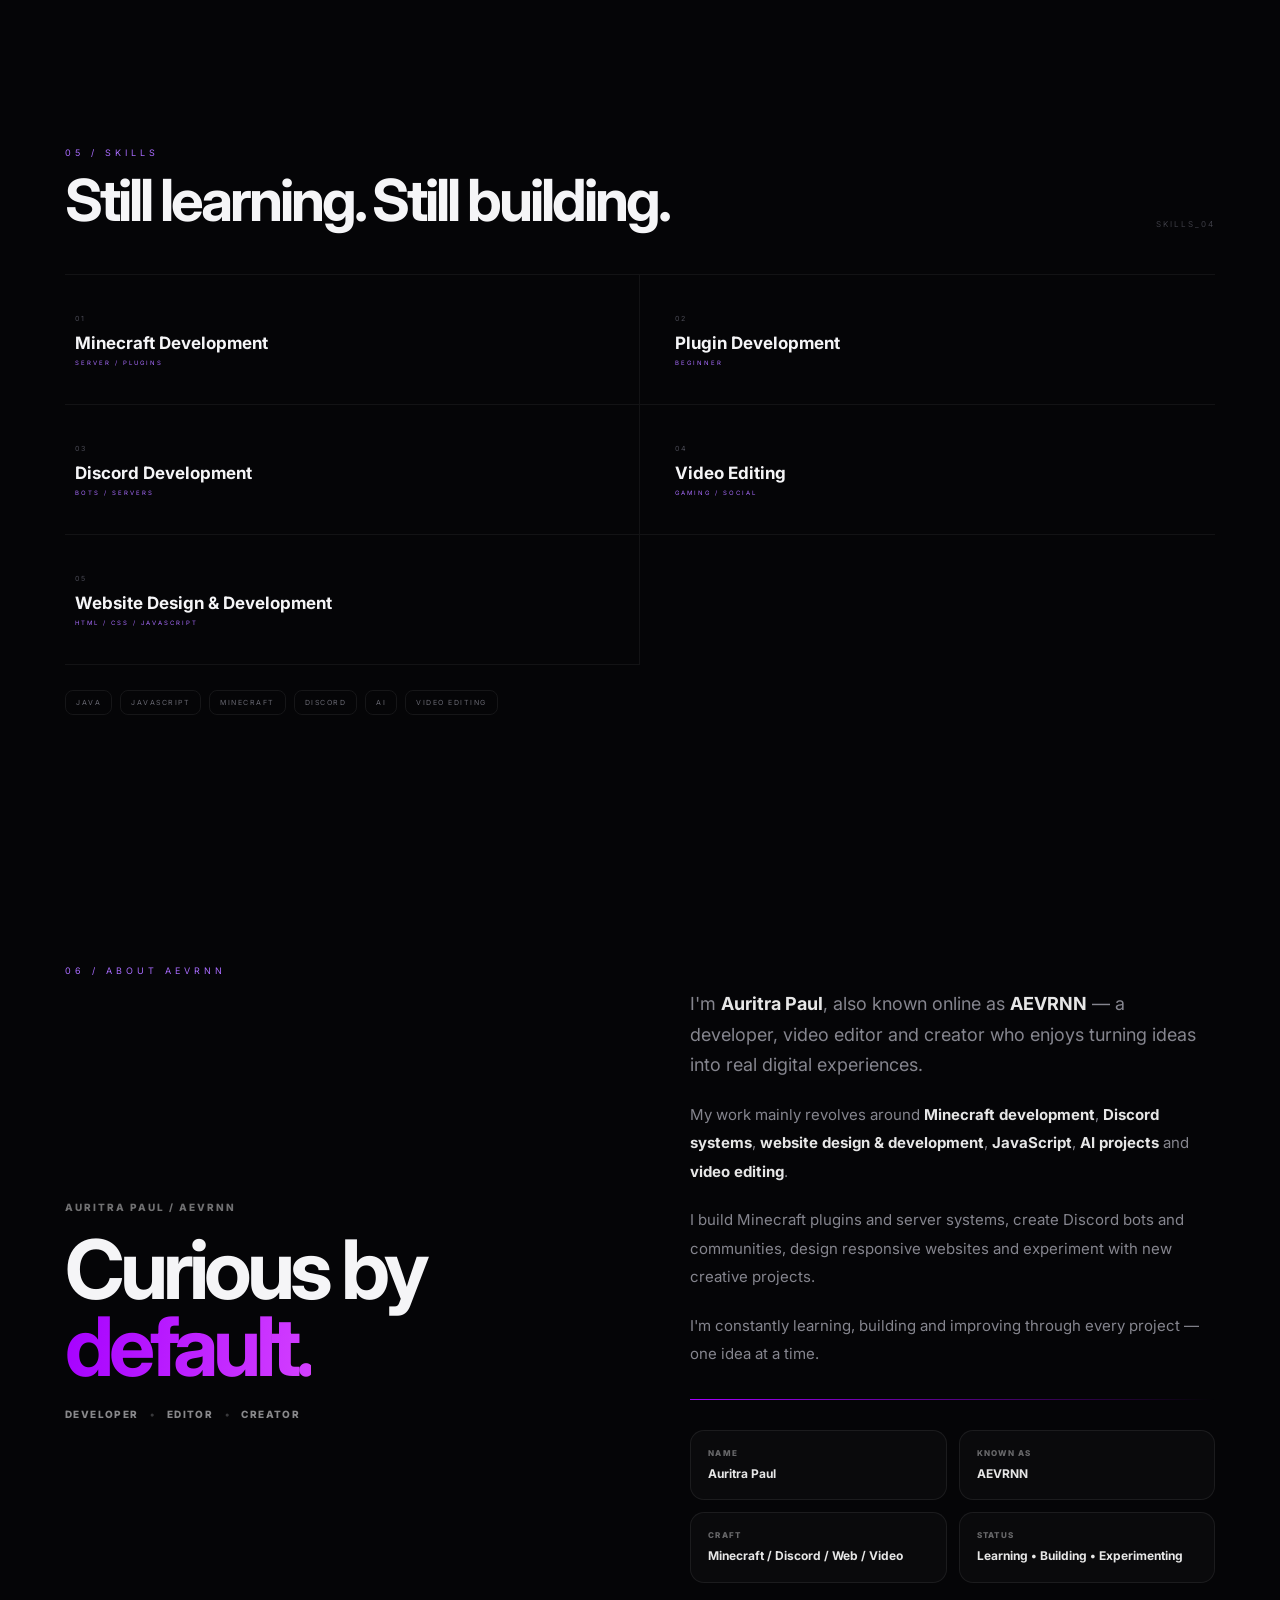
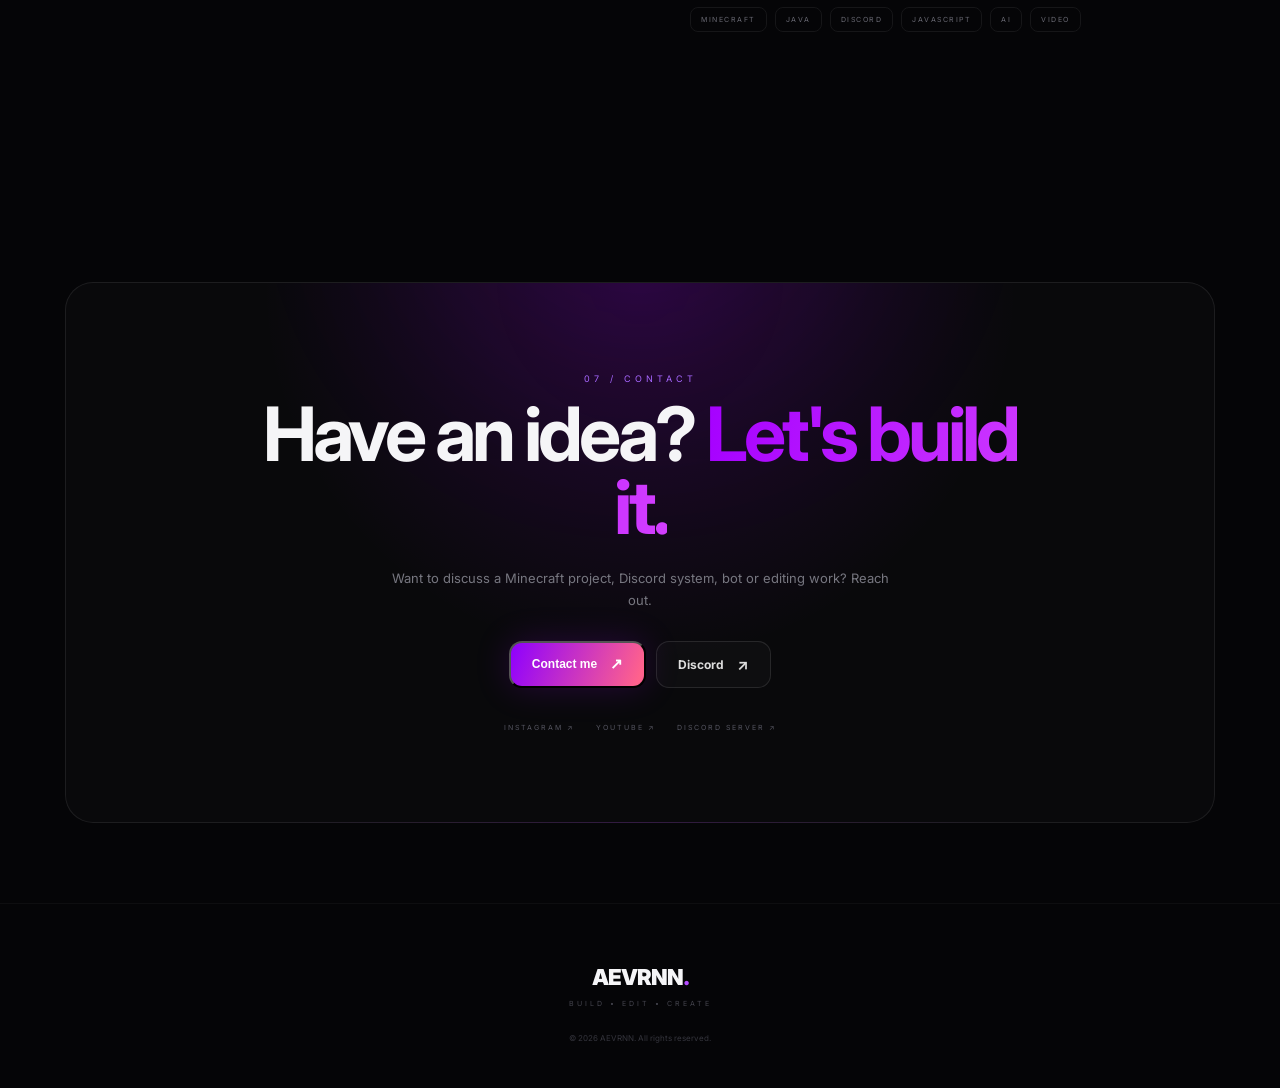
<file: index.before-webdev-redesign.html>
<!DOCTYPE html>
<html lang="en">
<head>
  <meta charset="UTF-8">
  <meta name="viewport" content="width=device-width, initial-scale=1.0">
  <meta name="theme-color" content="#050507">
  <meta name="description" content="AEVRNN, Minecraft & Discord Developer, Video Editor and Creator.">
  <title>AEVRNN, Digital Craft</title>

  <link rel="preconnect" href="https://fonts.googleapis.com">
  <link rel="preconnect" href="https://fonts.gstatic.com" crossorigin>
  <link href="https://fonts.googleapis.com/css2?family=Inter:wght@400;500;600;700;800;900&display=swap" rel="stylesheet">

  <link rel="stylesheet" href="style.css">
</head>

<body>

  <!-- INTRO -->
  <div class="intro" id="intro">
    <div class="intro-noise"></div>

    <div class="intro-content">
      <div class="intro-line"></div>

      <div class="intro-brand">
        <span>AEVRNN</span>
      </div>

      <div class="intro-sub">DIGITAL CRAFT</div>

      <div class="intro-loading">
        <span></span>
      </div>
    </div>
  </div>

  <!-- BACKGROUND -->
  <div class="ambient ambient-1"></div>
  <div class="ambient ambient-2"></div>
  <div class="ambient ambient-3"></div>

  <div class="grid-bg"></div>
  <div class="particles" id="particles"></div>
  <div class="mouse-glow"></div>

  <div class="progress-bar" id="progress"></div>

  <!-- NAV -->
  <nav id="navbar">
    <a href="#home" class="logo">
      <span>AEVRNN</span>
      <small>DIGITAL CRAFT</small>
    </a>

    <div class="nav-links">
      <a href="#work">Minecraft</a>
      <a href="#discord">Discord</a>
      <a href="#editing">Editing</a>
      <a href="#website-development">Website</a>
        <a href="#contact">Contact</a>
    </div>

    <div class="nav-status">
      <span></span>
      AVAILABLE
    </div>
  </nav>

  <main>

    <!-- HERO -->
    <section class="hero" id="home">

      <div class="hero-orbit orbit-1"></div>
      <div class="hero-orbit orbit-2"></div>

      <div class="hero-content">

        <div class="hero-badge">
          <span class="badge-dot"></span>
          DEVELOPER • EDITOR • CREATOR
        </div>

        <div class="hero-title-wrap">
          <div class="hero-mini">I BUILD DIGITAL EXPERIENCES</div>

          <h1>
            Building
            <span class="gradient-text">things</span>
            <br>
            that stand out.
          </h1>
        </div>

        <p class="hero-description">
          Minecraft systems, Discord servers, custom bots, plugins and
          visual content, built with curiosity, creativity and constant experimentation.
        </p>

        <div class="hero-buttons">
          <a href="#work" class="btn btn-primary magnetic">
            <span>Explore my work</span>
            <b>↗</b>
          </a>

          <a href="#contact" class="btn btn-secondary magnetic">
            Let's talk
          </a>
        </div>

        <div class="hero-meta">
          <div>
            <strong>03</strong>
            <span>CRAFT AREAS</span>
          </div>

          <div>
            <strong>∞</strong>
            <span>IDEAS</span>
          </div>

          <div>
            <strong>24/7</strong>
            <span>BUILD MODE</span>
          </div>
        </div>

      </div>

      <div class="scroll-indicator">
        <span>SCROLL TO EXPLORE</span>
        <i></i>
      </div>

    </section>


    <!-- MINECRAFT -->
    <section id="work" class="section">

      <div class="section-top reveal">
        <div>
          <div class="section-label">01 / MINECRAFT DEVELOPMENT</div>
          <h2>Building Minecraft systems.</h2>
        </div>

        <div class="section-number">MINECRAFT_01</div>
      </div>

      <div class="projects">

        <article class="project-card tilt reveal">
          <div class="card-glow"></div>

          <div class="card-top">
            <span>01</span>
            <a class="arrow project-link" href="https://zentramc.odoo.com" target="_blank" rel="noopener">↗</a>
          </div>

          <div class="project-icon">Z</div>

          <div class="card-content">
            <div class="tag">MINECRAFT SERVER DEVELOPMENT</div>
            <h3>ZentraMC</h3>
            <p>
              My Minecraft network project, built and developed around
              gameplay systems, server configuration, custom features and player experience.
            </p>
          </div>

          <div class="card-footer">
            <span>LIVE SERVER</span>
            <span>2026</span>
          </div>
        </article>


        <article class="project-card tilt reveal">
          <div class="card-glow"></div>

          <div class="card-top">
            <span>02</span>
            <span class="arrow">↗</span>
          </div>

          <div class="project-icon">Z</div>

          <div class="card-content">
            <div class="tag">PLUGIN DEVELOPMENT</div>
            <h3>Zentraduels</h3>
            <p>
              A custom Minecraft PvP plugin project with queue systems,
              kits, arenas, countdowns and match flow.
            </p>
          </div>

          <div class="card-footer">
            <span>PAPER</span>
            <span>JAVA</span>
          </div>
        </article>


        <article class="project-card tilt reveal">
          <div class="card-glow"></div>

          <div class="card-top">
            <span>03</span>
            <span class="arrow">↗</span>
          </div>

          <div class="project-icon">H</div>

          <div class="card-content">
            <div class="tag">PLUGIN DEVELOPMENT</div>
            <h3>ZentraHolograms</h3>
            <p>
              A Minecraft hologram plugin project created for displaying
              custom information and server content.
            </p>
          </div>

          <div class="card-footer">
            <span>PAPER</span>
            <span>JAVA</span>
          </div>
        </article>

      </div>

      <div class="live-project reveal">
        <span class="live-dot"></span>
        <span>ZENTRAMC</span>
        <span class="live-separator">/</span>
        <span>LIVE SERVER</span>
        <a href="https://zentramc.odoo.com" target="_blank" rel="noopener">OPEN SERVER ↗</a>
      </div>

      <!-- SERVER IP -->
      <div class="server-ip-card reveal" id="serverIpCard">
        <div class="server-ip-info">
          <span class="server-ip-label">ZENTRAMC / SERVER IP</span>
          <strong>zentramc.loca.lol</strong>
        </div>

        <button class="server-ip-copy" id="copyServerIp" type="button">
          <span>COPY IP</span>
          <b>↗</b>
        </button>

        <div class="server-ip-copied" id="serverIpCopied">COPIED ✓</div>
      </div>

    </section>


    <!-- DISCORD -->
    <section id="discord" class="section">

      <div class="section-top reveal">
        <div>
          <div class="section-label">02 / DISCORD DEVELOPMENT</div>
          <h2>Building Discord experiences.</h2>
        </div>

        <div class="section-number">DISCORD_02</div>
      </div>

      <div class="services discord-services">

        <div class="service-card tilt reveal">
          <span class="service-number">01</span>

          <div class="service-symbol">⌘</div>

          <h3>Discord Bot Development</h3>

          <p>
            I can build custom Discord bots for different use cases,
            systems and communities, excluding illegal or harmful bots.
          </p>

          <div class="service-tags">
            <span>CUSTOM BOTS</span>
            <span>AUTOMATION</span>
            <span>AI</span>
          </div>
        </div>


        <div class="service-card tilt reveal">
          <span class="service-number">02</span>

          <div class="service-symbol">◆</div>

          <h3>Discord Server Development</h3>

          <p>
            Server setup, channels, categories, roles, permissions,
            tickets, bots and community systems.
          </p>

          <div class="service-tags">
            <span>SETUP</span>
            <span>ROLES</span>
            <span>SYSTEMS</span>
          </div>
        </div>

      </div>


      <!-- ZENO -->
      <div class="discord-feature reveal">

        <div class="discord-feature-left">
          <div class="feature-label">DISCORD BOT / AI</div>

          <h3>Zeno</h3>

          <p>
            AI-powered Discord support bot developed for ZentraMC,
            designed to answer server-related questions and assist the community.
          </p>

          <div class="mention">
            <span>BOT</span>
            <code>&lt;@1544796340909903972&gt;</code>
          </div>
        </div>

        <div class="discord-feature-right">
          <div class="feature-symbol-large">Z</div>
        </div>

      </div>


      <a
        class="discord-server-link reveal"
        href="https://discord.gg/Q8cvUzamsQ"
        target="_blank"
        rel="noopener"
      >
        <div>
          <span class="feature-label">DISCORD COMMUNITY</span>
          <strong>View the server</strong>
        </div>

        <span class="feature-arrow">↗</span>
      </a>

    </section>


    <!-- EDITING -->
    <section id="editing" class="section editing-section">

      <div class="section-top reveal">
        <div>
          <div class="section-label">03 / EDITING PROJECTS</div>
          <h2>Visual work.</h2>
        </div>

        <div class="section-number">EDITING_03</div>
      </div>

      <div class="editing-intro reveal">
        <p>
          Gaming edits, visual experiments and other videos I've created.
          New uploads can appear here automatically.
        </p>

        <a
          href="https://youtube.com/@aevrnnvfx"
          target="_blank"
          rel="noopener"
          class="btn btn-secondary magnetic"
        >
          YouTube Channel ↗
        </a>
      </div>

      <div class="creator-channels">
  <div class="creator-card">
    <div class="creator-icon">▶</div>
    <div>
      <span class="creator-type">CONTENT / GAMING</span>
      <h3>AEVYRRR</h3>
      <p>Gaming videos, Shorts & content creation.</p>
    </div>
    <a href="https://www.youtube.com/@Aevyrrr" target="_blank">VIEW CHANNEL ↗</a>
  </div>

  <div class="creator-card">
    <div class="creator-icon">▶</div>
    <div>
      <span class="creator-type">LONG-FORM GAMING</span>
      <h3>PAULHUYAWR</h3>
      <p>Long-form gaming content and videos.</p>
    </div>
    <a href="https://www.youtube.com/@Paulhuyawr" target="_blank">VIEW CHANNEL ↗</a>
  </div>

  <div class="creator-card">
    <div class="creator-icon">▶</div>
    <div>
      <span class="creator-type">EDITING / VISUALS</span>
      <h3>AEVRNNVFX</h3>
      <p>Edits, visual projects and motion work.</p>
    </div>
    <a href="https://www.youtube.com/@aevrnnvfx" target="_blank">VIEW CHANNEL ↗</a>
  </div>
</div>

<div class="youtube-grid" id="youtubeProjects">

        <div class="youtube-loading">
          <div class="loader-ring"></div>
          <span>LOADING LATEST PROJECTS</span>
        </div>

      </div>

    </section>


    <!-- SKILLS -->
    <section class="section website-development-section" id="website-development">
  <div class="section-label">04 / WEBSITE DESIGN & DEVELOPMENT</div>

  <div class="section-heading">
    <h2>Digital experiences, <span>built from scratch.</span></h2>
    <p>
      Modern, responsive websites designed and developed with a focus on
      clean visuals, smooth interactions and a premium user experience.
    </p>
  </div>

  <div class="web-dev-grid">

    <div class="web-dev-card web-dev-main">
      <div class="web-dev-number">01</div>
      <div class="web-dev-content">
        <span class="web-dev-tag">CURRENT PROJECT</span>
        <h3>AEVRNN Portfolio</h3>
        <p>
          This portfolio was designed and built by AEVRNN from scratch -
          from the interface and animations to the responsive layout.
        </p>
        <div class="web-dev-stack">
          <span>HTML</span>
          <span>CSS</span>
          <span>JavaScript</span>
          <span>Responsive UI</span>
        </div>
      </div>
    </div>

    <div class="web-dev-card">
      <div class="web-dev-number">02</div>
      <span class="web-dev-tag">DESIGN</span>
      <h3>Modern UI Design</h3>
      <p>
        Clean, futuristic interfaces with cinematic animations,
        glowing effects and responsive layouts.
      </p>
    </div>

    <div class="web-dev-card">
      <div class="web-dev-number">03</div>
      <span class="web-dev-tag">DEVELOPMENT</span>
      <h3>Frontend Development</h3>
      <p>
        Functional websites built with lightweight and maintainable
        frontend technologies.
      </p>
    </div>

  </div>
</section>

<section id="skills" class="section">

      <div class="section-top reveal">
        <div>
          <div class="section-label">05 / SKILLS</div>
          <h2>Still learning. Still building.</h2>
        </div>

        <div class="section-number">SKILLS_04</div>
      </div>

      <div class="skills-grid reveal">

        <div class="skill-item">
          <span>01</span>
          <strong>Minecraft Development</strong>
          <small>SERVER / PLUGINS</small>
        </div>

        <div class="skill-item">
          <span>02</span>
          <strong>Plugin Development</strong>
          <small>BEGINNER</small>
        </div>

        <div class="skill-item">
          <span>03</span>
          <strong>Discord Development</strong>
          <small>BOTS / SERVERS</small>
        </div>

        <div class="skill-item">
          <span>04</span>
          <strong>Video Editing</strong>
          <small>GAMING / SOCIAL</small>
        </div>

        <div class="skill-item">
          <span>05</span>
          <strong>Website Design & Development</strong>
          <small>HTML / CSS / JAVASCRIPT</small>
        </div>

      </div>

      <div class="about-stack skills-stack reveal">
        <span>JAVA</span>
        <span>JAVASCRIPT</span>
        <span>MINECRAFT</span>
        <span>DISCORD</span>
        <span>AI</span>
        <span>VIDEO EDITING</span>
      </div>

    </section>


    <!-- ABOUT -->
    <section id="about" class="section about-section">

      <div class="section-label reveal">06 / ABOUT AEVRNN</div>

      <div class="about-grid">

        <div class="about-title reveal">
          <div class="about-eyebrow">AURITRA PAUL / AEVRNN</div>

          <h2>
            Curious by
            <span class="gradient-text">default.</span>
          </h2>

          <div class="about-role">
            DEVELOPER <span>•</span> EDITOR <span>•</span> CREATOR
          </div>
        </div>

        <div class="about-text reveal">

          <p class="about-intro">
            I'm <strong>Auritra Paul</strong>, also known online as
            <strong>AEVRNN</strong> — a developer, video editor and creator
            who enjoys turning ideas into real digital experiences.
          </p>

          <p>
            My work mainly revolves around <strong>Minecraft development</strong>,
            <strong>Discord systems</strong>, <strong>website design & development</strong>,
            <strong>JavaScript</strong>, <strong>AI projects</strong> and
            <strong>video editing</strong>.
          </p>

          <p>
            I build Minecraft plugins and server systems, create Discord bots
            and communities, design responsive websites and experiment with
            new creative projects.
          </p>

          <p>
            I'm constantly learning, building and improving through every
            project — one idea at a time.
          </p>

          <div class="about-line"></div>

          <div class="about-facts">

            <div class="about-fact">
              <span>NAME</span>
              <strong>Auritra Paul</strong>
            </div>

            <div class="about-fact">
              <span>KNOWN AS</span>
              <strong>AEVRNN</strong>
            </div>

            <div class="about-fact">
              <span>CRAFT</span>
              <strong>Minecraft / Discord / Web / Video</strong>
            </div>

            <div class="about-fact">
              <span>STATUS</span>
              <strong>Learning • Building • Experimenting</strong>
            </div>

          </div>

          <div class="about-stack">
            <span>MINECRAFT</span>
            <span>JAVA</span>
            <span>DISCORD</span>
            <span>JAVASCRIPT</span>
            <span>AI</span>
            <span>VIDEO</span>
          </div>

        </div>

      </div>
    </section>


    <!-- CONTACT -->
    <section id="contact" class="section contact-section">

      <div class="contact-box reveal">

        <div class="contact-orb"></div>

        <div class="section-label">07 / CONTACT</div>

        <h2>
          Have an idea?
          <span class="gradient-text">Let's build it.</span>
        </h2>

        <p>
          Want to discuss a Minecraft project, Discord system,
          bot or editing work? Reach out.
        </p>

        <div class="contact-buttons">

          <button
            type="button"
            class="btn btn-primary magnetic"
            id="openContactForm"
          >
            Contact me <b>↗</b>
          </button>

          <a
            href="https://discord.com/users/1123668181534384229"
            target="_blank"
            rel="noopener"
            class="btn btn-secondary magnetic"
          >
            Discord <b>↗</b>
          </a>

        </div>


        <div class="social-links">

          <a
            href="https://www.instagram.com/stfupaul_"
            target="_blank"
            rel="noopener"
          >
            INSTAGRAM ↗
          </a>

          <a
            href="https://youtube.com/@aevrnnvfx"
            target="_blank"
            rel="noopener"
          >
            YOUTUBE ↗
          </a>

          <a
            href="https://discord.gg/Q8cvUzamsQ"
            target="_blank"
            rel="noopener"
          >
            DISCORD SERVER ↗
          </a>

        </div>

      </div>

    </section>

  </main>


  <footer>

    <div class="footer-logo">
      AEVRNN<span>.</span>
    </div>

    <p>BUILD • EDIT • CREATE</p>

    <small>
      © <span id="year"></span> AEVRNN. All rights reserved.
    </small>

  </footer>



  <!-- CONTACT MODAL -->
  <div class="contact-modal" id="contactModal" aria-hidden="true">
    <div class="contact-modal-backdrop" id="contactBackdrop"></div>

    <div class="contact-modal-box" role="dialog" aria-modal="true" aria-labelledby="contactModalTitle">

      <button class="contact-close" id="closeContactForm" type="button" aria-label="Close">
        ×
      </button>

      <div class="contact-modal-glow"></div>

      <div class="contact-modal-header">
        <span class="contact-modal-label">AEVRNN / CONTACT</span>
        <h2 id="contactModalTitle">
          Let's build
          <span>something.</span>
        </h2>
        <p>
          Tell me what you're working on and I'll get back to you.
        </p>
      </div>

      <form class="contact-form" id="contactForm">

        <div class="contact-field">
          <label for="contactName">YOUR NAME</label>
          <input
            type="text"
            id="contactName"
            name="name"
            placeholder="Enter your name"
            autocomplete="name"
            required
          >
        </div>

        <div class="contact-field">
          <label for="contactEmail">EMAIL ADDRESS</label>
          <input
            type="email"
            id="contactEmail"
            name="email"
            placeholder="you@example.com"
            autocomplete="email"
            required
          >
        </div>

        <div class="contact-field">
          <label for="contactMessage">MESSAGE</label>
          <textarea
            id="contactMessage"
            name="message"
            rows="5"
            placeholder="Tell me about your project..."
            required
          ></textarea>
        </div>

        <button type="submit" class="contact-submit">
          <span>SEND MESSAGE</span>
          <b>↗</b>
        </button>

        <div class="contact-form-status" id="contactFormStatus"></div>

      </form>

      <div class="contact-modal-footer">
        <span>REPLY VIA EMAIL</span>
        <span>aevyrr@gmail.com</span>
      </div>

    </div>
  </div>

  <script src="script.js"></script>

</body>
</html>
</file>
<file: style.css>
* {
  margin: 0;
  padding: 0;
  box-sizing: border-box;
}

:root {
  --purple: #a500ff;
  --pink: #ff738a;
  --bg: #050507;
  --text: #f5f5f7;
  --muted: #85858f;
  --border: rgba(255,255,255,.08);
  --mx: 50%;
  --my: 50%;
}

html {
  scroll-behavior: smooth;
}

body {
  font-family: "Inter", sans-serif;
  background: var(--bg);
  color: var(--text);
  overflow-x: hidden;
}

/* INTRO */

.intro {
  position: fixed;
  inset: 0;
  z-index: 9999;
  background: #030305;
  display: grid;
  place-items: center;
  transition:
    opacity 1s ease,
    visibility 1s ease,
    transform 1.1s cubic-bezier(.77,0,.18,1);
}

.intro.hide {
  opacity: 0;
  visibility: hidden;
  transform: scale(1.08);
  pointer-events: none;
}

.intro-content {
  text-align: center;
  position: relative;
}

.intro-brand {
  font-size: clamp(55px, 13vw, 140px);
  font-weight: 900;
  letter-spacing: -8px;
  overflow: hidden;
  line-height: .9;
}

.intro-brand span {
  display: block;
  animation: introText 1.2s cubic-bezier(.16,1,.3,1) forwards;
}

@keyframes introText {
  from {
    transform: translateY(110%);
    opacity: 0;
  }
  to {
    transform: translateY(0);
    opacity: 1;
  }
}

.intro-sub {
  margin-top: 18px;
  font-size: 11px;
  letter-spacing: 7px;
  color: #9b9ba5;
  opacity: 0;
  animation: introFade 1s ease .7s forwards;
}

.intro-line {
  width: 0;
  height: 1px;
  background: linear-gradient(90deg, transparent, #b000ff, #ff738a, transparent);
  margin: 0 auto 22px;
  animation: lineIn 1.3s ease .25s forwards;
}

@keyframes lineIn {
  to {
    width: 100%;
  }
}

@keyframes introFade {
  to {
    opacity: 1;
  }
}

.intro-loading {
  width: 130px;
  height: 2px;
  background: rgba(255,255,255,.08);
  margin: 35px auto 0;
  overflow: hidden;
}

.intro-loading span {
  display: block;
  width: 45%;
  height: 100%;
  background: linear-gradient(90deg, #a500ff, #ff738a);
  animation: loading 1.7s ease forwards;
}

@keyframes loading {
  from { transform: translateX(-120%); }
  to { transform: translateX(340%); }
}

/* BACKGROUND */

.grid-bg {
  position: fixed;
  inset: 0;
  z-index: -5;
  opacity: .25;
  background-image:
    linear-gradient(rgba(255,255,255,.025) 1px, transparent 1px),
    linear-gradient(90deg, rgba(255,255,255,.025) 1px, transparent 1px);
  background-size: 55px 55px;
  mask-image: linear-gradient(to bottom, black, transparent 90%);
}

.ambient {
  position: fixed;
  width: 520px;
  height: 520px;
  border-radius: 50%;
  filter: blur(120px);
  pointer-events: none;
  z-index: -4;
  opacity: .13;
}

.ambient-1 {
  background: #8c00ff;
  top: -230px;
  left: -180px;
  animation: ambientOne 12s ease-in-out infinite alternate;
}

.ambient-2 {
  background: #ff397d;
  right: -220px;
  top: 35%;
  animation: ambientTwo 15s ease-in-out infinite alternate;
}

.ambient-3 {
  background: #6200ff;
  left: 30%;
  bottom: -300px;
  animation: ambientThree 18s ease-in-out infinite alternate;
}

@keyframes ambientOne {
  to {
    transform: translate(180px, 140px) scale(1.25);
  }
}

@keyframes ambientTwo {
  to {
    transform: translate(-160px, 100px) scale(1.3);
  }
}

@keyframes ambientThree {
  to {
    transform: translate(100px, -130px) scale(1.25);
  }
}

.mouse-glow {
  position: fixed;
  width: 450px;
  height: 450px;
  left: calc(var(--mx) - 225px);
  top: calc(var(--my) - 225px);
  background: radial-gradient(circle, rgba(165,0,255,.12), transparent 65%);
  pointer-events: none;
  z-index: -2;
  transition: left .18s ease-out, top .18s ease-out;
}

.particles {
  position: fixed;
  inset: 0;
  pointer-events: none;
  z-index: -3;
}

.particle {
  position: absolute;
  width: 2px;
  height: 2px;
  border-radius: 50%;
  background: rgba(255,255,255,.5);
  animation: particleFloat linear infinite;
}

@keyframes particleFloat {
  from {
    transform: translateY(110vh) scale(.5);
    opacity: 0;
  }
  15% { opacity: .7; }
  85% { opacity: .5; }
  to {
    transform: translateY(-10vh) scale(1);
    opacity: 0;
  }
}

/* PROGRESS */

.progress-bar {
  position: fixed;
  top: 0;
  left: 0;
  width: 0%;
  height: 2px;
  z-index: 1000;
  background: linear-gradient(90deg, #a500ff, #ff738a);
  box-shadow: 0 0 15px #a500ff;
}

/* NAV */

nav {
  position: fixed;
  top: 18px;
  left: 50%;
  transform: translateX(-50%);
  width: min(94%, 1150px);
  padding: 13px 17px 13px 20px;
  display: flex;
  align-items: center;
  justify-content: space-between;
  background: rgba(7,7,10,.58);
  border: 1px solid rgba(255,255,255,.08);
  border-radius: 18px;
  backdrop-filter: blur(22px);
  -webkit-backdrop-filter: blur(22px);
  z-index: 100;
  transition: .35s ease;
}

nav.scrolled {
  background: rgba(5,5,8,.82);
  border-color: rgba(165,0,255,.22);
  box-shadow: 0 15px 50px rgba(0,0,0,.35);
}

.logo {
  display: flex;
  flex-direction: column;
  text-decoration: none;
  color: white;
  line-height: 1;
}

.logo span {
  font-size: 18px;
  font-weight: 900;
  letter-spacing: -1px;
}

.logo small {
  margin-top: 5px;
  font-size: 6px;
  letter-spacing: 2.5px;
  color: #777;
}

.nav-links {
  display: flex;
  gap: 27px;
}

.nav-links a {
  position: relative;
  color: #8d8d96;
  text-decoration: none;
  font-size: 12px;
  transition: .3s;
}

.nav-links a::after {
  content: "";
  position: absolute;
  left: 0;
  bottom: -7px;
  width: 0;
  height: 1px;
  background: linear-gradient(90deg,#a500ff,#ff738a);
  transition: .3s;
}

.nav-links a:hover,
.nav-links a.active {
  color: white;
}

.nav-links a:hover::after,
.nav-links a.active::after {
  width: 100%;
}

.nav-status {
  display: flex;
  align-items: center;
  gap: 7px;
  font-size: 8px;
  letter-spacing: 1px;
  color: #777;
}

.nav-status span {
  width: 6px;
  height: 6px;
  border-radius: 50%;
  background: #8cffc1;
  box-shadow: 0 0 10px #8cffc1;
  animation: statusPulse 2s infinite;
}

@keyframes statusPulse {
  50% { opacity: .35; transform: scale(.7); }
}

/* HERO */

.hero {
  min-height: 100vh;
  position: relative;
  display: grid;
  place-items: center;
  text-align: center;
  padding: 140px 20px 100px;
  overflow: hidden;
}

.hero-content {
  position: relative;
  z-index: 2;
  max-width: 1050px;
  animation: heroIn 1.2s cubic-bezier(.16,1,.3,1) 1.7s both;
}

@keyframes heroIn {
  from {
    opacity: 0;
    transform: translateY(45px) scale(.98);
  }
  to {
    opacity: 1;
    transform: none;
  }
}

.hero-badge {
  display: inline-flex;
  align-items: center;
  gap: 10px;
  padding: 9px 15px;
  border: 1px solid rgba(255,255,255,.08);
  background: rgba(255,255,255,.025);
  border-radius: 999px;
  color: #9999a4;
  font-size: 9px;
  letter-spacing: 3px;
  margin-bottom: 30px;
  box-shadow: inset 0 0 20px rgba(255,255,255,.015);
}

.badge-dot {
  width: 5px;
  height: 5px;
  border-radius: 50%;
  background: #c06aff;
  box-shadow: 0 0 12px #a500ff;
  animation: statusPulse 2s infinite;
}

.hero-mini {
  color: #55555e;
  font-size: 9px;
  letter-spacing: 5px;
  margin-bottom: 17px;
}

.hero h1 {
  font-size: clamp(52px, 9vw, 110px);
  line-height: .91;
  letter-spacing: -7px;
  font-weight: 900;
}

.gradient-text {
  background: linear-gradient(
    100deg,
    #a500ff,
    #d23dff,
    #ff738a,
    #a500ff
  );
  background-size: 300% 100%;
  -webkit-background-clip: text;
  background-clip: text;
  color: transparent;
  animation: gradientFlow 5s linear infinite;
}

@keyframes gradientFlow {
  to { background-position: 300% center; }
}

.hero-description {
  max-width: 600px;
  margin: 30px auto 0;
  color: #85858e;
  line-height: 1.8;
  font-size: 14px;
}

.hero-buttons {
  display: flex;
  justify-content: center;
  gap: 12px;
  margin-top: 32px;
  flex-wrap: wrap;
}

.btn {
  position: relative;
  display: inline-flex;
  align-items: center;
  justify-content: center;
  gap: 13px;
  min-height: 47px;
  padding: 0 21px;
  border-radius: 13px;
  text-decoration: none;
  font-size: 12px;
  font-weight: 700;
  transition: transform .3s ease, box-shadow .3s ease, border .3s ease;
  overflow: hidden;
}

.btn-primary {
  color: white;
  background: linear-gradient(110deg,#8e00ff,#ff628c,#a500ff);
  background-size: 200% 100%;
  box-shadow: 0 0 35px rgba(165,0,255,.18);
  animation: buttonGradient 4s linear infinite;
}

@keyframes buttonGradient {
  to { background-position: 200% center; }
}

.btn-primary::before {
  content: "";
  position: absolute;
  inset: 0;
  background: linear-gradient(
    110deg,
    transparent 30%,
    rgba(255,255,255,.35),
    transparent 70%
  );
  transform: translateX(-120%);
  animation: buttonShine 4s infinite;
}

@keyframes buttonShine {
  0%,55% { transform: translateX(-120%); }
  75%,100% { transform: translateX(120%); }
}

.btn b {
  font-size: 15px;
}

.btn-secondary {
  color: #ddd;
  border: 1px solid rgba(255,255,255,.1);
  background: rgba(255,255,255,.025);
}

.btn:hover {
  transform: translateY(-4px);
}

.btn-primary:hover {
  box-shadow:
    0 12px 50px rgba(165,0,255,.3),
    0 0 30px rgba(255,115,138,.12);
}

.btn-secondary:hover {
  border-color: rgba(165,0,255,.45);
  box-shadow: 0 10px 35px rgba(165,0,255,.08);
}

.hero-meta {
  margin: 55px auto 0;
  display: flex;
  justify-content: center;
  gap: 55px;
}

.hero-meta div {
  display: flex;
  flex-direction: column;
  gap: 5px;
}

.hero-meta strong {
  font-size: 17px;
}

.hero-meta span {
  color: #565660;
  font-size: 7px;
  letter-spacing: 2px;
}

.scroll-indicator {
  position: absolute;
  bottom: 30px;
  left: 50%;
  transform: translateX(-50%);
  display: flex;
  flex-direction: column;
  align-items: center;
  gap: 11px;
  color: #4f4f58;
  font-size: 7px;
  letter-spacing: 3px;
}

.scroll-indicator i {
  width: 1px;
  height: 38px;
  background: linear-gradient(#a500ff, transparent);
  animation: scrollLine 2s ease-in-out infinite;
}

@keyframes scrollLine {
  0%,100% { transform: scaleY(.35); transform-origin: top; }
  50% { transform: scaleY(1); }
}

/* ORBITS */

.hero-orbit {
  position: absolute;
  border: 1px solid rgba(165,0,255,.08);
  border-radius: 50%;
  pointer-events: none;
}

.orbit-1 {
  width: 700px;
  height: 700px;
  animation: orbitRotate 30s linear infinite;
}

.orbit-2 {
  width: 1000px;
  height: 1000px;
  border-color: rgba(255,115,138,.035);
  animation: orbitRotate 45s linear infinite reverse;
}

@keyframes orbitRotate {
  to { transform: rotate(360deg); }
}

/* SECTIONS */

.section {
  width: min(1150px, 92%);
  margin: auto;
  padding: 125px 0;
}

.section-top {
  display: flex;
  justify-content: space-between;
  align-items: end;
  margin-bottom: 45px;
}

.section-label {
  color: #a96cff;
  font-size: 9px;
  letter-spacing: 4px;
  margin-bottom: 13px;
}

.section h2 {
  font-size: clamp(35px,5vw,58px);
  letter-spacing: -3px;
  line-height: 1;
}

.section-number {
  color: #3d3d45;
  font-size: 8px;
  letter-spacing: 2px;
}

/* CARDS */

.projects {
  display: grid;
  grid-template-columns: repeat(2,1fr);
  gap: 18px;
}

.project-card,
.service-card {
  position: relative;
  overflow: hidden;
  border: 1px solid var(--border);
  background:
    linear-gradient(145deg,rgba(255,255,255,.055),rgba(255,255,255,.012));
  backdrop-filter: blur(15px);
  border-radius: 23px;
  transition:
    border .45s ease,
    box-shadow .45s ease,
    transform .15s ease;
  transform-style: preserve-3d;
  will-change: transform;
}

.project-card {
  min-height: 370px;
  padding: 27px;
}

.project-card::after,
.service-card::after {
  content: "";
  position: absolute;
  inset: 0;
  background:
    radial-gradient(
      350px circle at var(--card-x,50%) var(--card-y,50%),
      rgba(165,0,255,.1),
      transparent 60%
    );
  opacity: 0;
  transition: opacity .4s;
  pointer-events: none;
}

.project-card:hover,
.service-card:hover {
  border-color: rgba(180,90,255,.3);
  box-shadow:
    0 25px 70px rgba(0,0,0,.35),
    0 0 50px rgba(165,0,255,.06);
}

.project-card:hover::after,
.service-card:hover::after {
  opacity: 1;
}

.card-glow {
  position: absolute;
  width: 180px;
  height: 180px;
  top: -90px;
  right: -90px;
  border-radius: 50%;
  background: #a500ff;
  filter: blur(90px);
  opacity: .12;
  transition: .6s;
}

.project-card:hover .card-glow {
  opacity: .3;
  transform: scale(1.5);
}

.card-top {
  display: flex;
  justify-content: space-between;
  color: #55555d;
  font-size: 9px;
}

.arrow {
  font-size: 18px;
  color: #777;
  transition: .4s;
}

.project-card:hover .arrow {
  color: #ff738a;
  transform: translate(4px,-4px);
}

.project-icon {
  width: 58px;
  height: 58px;
  display: grid;
  place-items: center;
  margin-top: 42px;
  border: 1px solid rgba(255,255,255,.09);
  border-radius: 16px;
  font-size: 21px;
  font-weight: 900;
  background: linear-gradient(135deg,rgba(165,0,255,.18),rgba(255,115,138,.08));
  box-shadow: inset 0 0 25px rgba(165,0,255,.08);
  transform: translateZ(25px);
}

.card-content {
  margin-top: 25px;
  transform: translateZ(20px);
}

.tag {
  color: #a86cff;
  font-size: 7px;
  letter-spacing: 2.5px;
  margin-bottom: 9px;
}

.project-card h3 {
  font-size: 27px;
  letter-spacing: -1.5px;
  margin-bottom: 10px;
}

.project-card p {
  color: #777780;
  font-size: 12px;
  line-height: 1.75;
  max-width: 470px;
}

.card-footer {
  position: absolute;
  bottom: 23px;
  left: 27px;
  right: 27px;
  padding-top: 15px;
  border-top: 1px solid rgba(255,255,255,.05);
  display: flex;
  justify-content: space-between;
  color: #4e4e56;
  font-size: 7px;
  letter-spacing: 2px;
}

/* SERVICES */

.services {
  display: grid;
  grid-template-columns: repeat(4,1fr);
  gap: 15px;
}

.service-card {
  min-height: 300px;
  padding: 25px;
}

.service-number {
  color: #4e4e57;
  font-size: 8px;
}

.service-symbol {
  margin-top: 45px;
  font-size: 27px;
  color: #b65aff;
  transition: .4s;
}

.service-card:hover .service-symbol {
  transform: translateZ(30px) scale(1.12) rotate(-5deg);
  text-shadow: 0 0 25px rgba(165,0,255,.5);
}

.service-card h3 {
  margin-top: 25px;
  font-size: 17px;
  letter-spacing: -.5px;
}

.service-card p {
  margin-top: 12px;
  color: #73737d;
  font-size: 11px;
  line-height: 1.7;
}

/* ABOUT */

.about-section {
  min-height: 70vh;
}

.about-grid {
  display: grid;
  grid-template-columns: 1fr 1fr;
  gap: 100px;
  align-items: center;
}

.about-title h2 {
  font-size: clamp(48px,7vw,82px);
  letter-spacing: -5px;
  line-height: .95;
}

.about-text p {
  color: #85858e;
  font-size: 15px;
  line-height: 1.9;
  margin-bottom: 20px;
}

.about-line {
  height: 1px;
  background: linear-gradient(90deg,#a500ff,transparent);
  margin: 30px 0;
}

.about-stack {
  display: flex;
  gap: 8px;
  flex-wrap: wrap;
}

.about-stack span {
  padding: 7px 10px;
  border: 1px solid rgba(255,255,255,.07);
  border-radius: 8px;
  color: #686872;
  font-size: 7px;
  letter-spacing: 1.5px;
}

/* CONTACT */

.contact-section {
  padding-bottom: 80px;
}

.contact-box {
  position: relative;
  overflow: hidden;
  text-align: center;
  padding: 90px 25px;
  border: 1px solid rgba(255,255,255,.08);
  border-radius: 28px;
  background:
    radial-gradient(circle at 50% 0%,rgba(165,0,255,.16),transparent 48%),
    rgba(255,255,255,.018);
}

.contact-orb {
  position: absolute;
  width: 350px;
  height: 350px;
  border-radius: 50%;
  left: 50%;
  top: -300px;
  transform: translateX(-50%);
  background: #a500ff;
  filter: blur(130px);
  opacity: .15;
  animation: contactOrb 6s ease-in-out infinite alternate;
}

@keyframes contactOrb {
  to {
    transform: translateX(-50%) scale(1.35);
    opacity: .25;
  }
}

.contact-box h2 {
  position: relative;
  max-width: 800px;
  margin: auto;
  font-size: clamp(42px,7vw,75px);
  letter-spacing: -4px;
  line-height: .98;
}

.contact-box p {
  position: relative;
  max-width: 520px;
  margin: 23px auto 30px;
  color: #777780;
  line-height: 1.7;
  font-size: 13px;
}

.contact-box .btn {
  position: relative;
}

/* REVEAL */

.reveal {
  opacity: 0;
  transform: translateY(45px);
  transition:
    opacity .9s cubic-bezier(.16,1,.3,1),
    transform .9s cubic-bezier(.16,1,.3,1);
}

.reveal.show {
  opacity: 1;
  transform: translateY(0);
}

.projects .reveal:nth-child(2),
.services .reveal:nth-child(2) {
  transition-delay: .08s;
}

.projects .reveal:nth-child(3),
.services .reveal:nth-child(3) {
  transition-delay: .16s;
}

.projects .reveal:nth-child(4),
.services .reveal:nth-child(4) {
  transition-delay: .24s;
}

/* FOOTER */

footer {
  text-align: center;
  padding: 60px 20px 45px;
  border-top: 1px solid rgba(255,255,255,.04);
}

.footer-logo {
  font-size: 22px;
  font-weight: 900;
  letter-spacing: -1px;
}

.footer-logo span {
  color: #b54cff;
}

footer p {
  margin-top: 9px;
  color: #44444d;
  font-size: 7px;
  letter-spacing: 3px;
}

footer small {
  display: block;
  margin-top: 25px;
  color: #35353d;
  font-size: 8px;
}

/* MOBILE */

@media (max-width: 850px) {

  nav {
    top: 10px;
  }

  .nav-status {
    display: none;
  }

  .nav-links {
    gap: 14px;
  }

  .nav-links a {
    font-size: 10px;
  }

  .projects {
    grid-template-columns: 1fr;
  }

  .services {
    grid-template-columns: repeat(2,1fr);
  }

  .about-grid {
    grid-template-columns: 1fr;
    gap: 45px;
  }

  .section-top {
    align-items: start;
  }

  .section-number {
    display: none;
  }
}

@media (max-width: 550px) {

  nav {
    width: 94%;
  }

  .logo small {
    display: none;
  }

  .nav-links {
    gap: 11px;
  }

  .nav-links a {
    font-size: 9px;
  }

  .hero {
    padding-top: 120px;
  }

  .hero h1 {
    font-size: clamp(49px,15vw,75px);
    letter-spacing: -4px;
  }

  .hero-mini {
    font-size: 7px;
    letter-spacing: 3px;
  }

  .hero-description {
    font-size: 12px;
  }

  .hero-meta {
    gap: 25px;
  }

  .projects {
    gap: 13px;
  }

  .project-card {
    min-height: 355px;
  }

  .services {
    grid-template-columns: 1fr;
  }

  .service-card {
    min-height: 240px;
  }

  .about-title h2 {
    letter-spacing: -3px;
  }

  .contact-box {
    padding: 65px 18px;
  }

  .contact-box h2 {
    letter-spacing: -3px;
  }

  .mouse-glow {
    display: none;
  }

  .grid-bg {
    background-size: 35px 35px;
  }
}

/* REDUCED MOTION */

@media (prefers-reduced-motion: reduce) {

  *,
  *::before,
  *::after {
    animation-duration: .01ms !important;
    animation-iteration-count: 1 !important;
    scroll-behavior: auto !important;
    transition-duration: .01ms !important;
  }
}

/* ============================= */
/* AEVRNN V3 ADDITIONS */
/* ============================= */

.project-link {
  text-decoration: none;
}

.live-project {
  margin-top: 22px;
  padding: 18px 20px;
  border: 1px solid rgba(255,255,255,.07);
  border-radius: 15px;
  background: rgba(255,255,255,.018);
  display: flex;
  align-items: center;
  gap: 10px;
  color: #666670;
  font-size: 8px;
  letter-spacing: 2px;
}

.live-dot {
  width: 6px;
  height: 6px;
  border-radius: 50%;
  background: #8cffc1;
  box-shadow: 0 0 12px #8cffc1;
  animation: statusPulse 2s infinite;
}

.live-separator {
  color: #33333b;
}

.live-project a {
  margin-left: auto;
  color: #a96cff;
  text-decoration: none;
  transition: .3s;
}

.live-project a:hover {
  color: #ff738a;
}


/* DISCORD */

.discord-services {
  grid-template-columns: repeat(2,1fr);
}

.service-tags {
  display: flex;
  flex-wrap: wrap;
  gap: 7px;
  margin-top: 22px;
}

.service-tags span {
  padding: 6px 8px;
  border: 1px solid rgba(255,255,255,.06);
  border-radius: 7px;
  color: #555560;
  font-size: 6px;
  letter-spacing: 1.5px;
}

.discord-feature {
  margin-top: 18px;
  min-height: 260px;
  padding: 35px;
  border: 1px solid rgba(255,255,255,.07);
  border-radius: 23px;
  background:
    radial-gradient(circle at 80% 50%, rgba(165,0,255,.09), transparent 35%),
    rgba(255,255,255,.018);
  display: flex;
  justify-content: space-between;
  align-items: center;
  overflow: hidden;
  position: relative;
}

.discord-feature-left {
  max-width: 650px;
}

.feature-label {
  color: #a96cff;
  font-size: 7px;
  letter-spacing: 3px;
}

.discord-feature h3 {
  margin-top: 13px;
  font-size: 38px;
  letter-spacing: -2px;
}

.discord-feature p {
  margin-top: 12px;
  color: #777780;
  font-size: 12px;
  line-height: 1.8;
  max-width: 560px;
}

.mention {
  display: inline-flex;
  gap: 10px;
  align-items: center;
  margin-top: 22px;
  padding: 8px 11px;
  border: 1px solid rgba(255,255,255,.07);
  border-radius: 8px;
}

.mention span {
  color: #a96cff;
  font-size: 6px;
  letter-spacing: 1.5px;
}

.mention code {
  color: #777780;
  font-size: 9px;
}

.discord-feature-right {
  position: absolute;
  right: 70px;
}

.feature-symbol-large {
  width: 130px;
  height: 130px;
  border: 1px solid rgba(165,0,255,.18);
  border-radius: 35px;
  display: grid;
  place-items: center;
  font-size: 60px;
  font-weight: 900;
  color: #a96cff;
  background: rgba(165,0,255,.04);
  box-shadow:
    0 0 80px rgba(165,0,255,.12),
    inset 0 0 40px rgba(165,0,255,.05);
  animation: featureFloat 5s ease-in-out infinite;
}

@keyframes featureFloat {
  50% {
    transform: translateY(-12px) rotate(3deg);
  }
}

.discord-server-link {
  margin-top: 18px;
  padding: 22px 25px;
  border: 1px solid rgba(255,255,255,.07);
  border-radius: 17px;
  background: rgba(255,255,255,.018);
  display: flex;
  align-items: center;
  justify-content: space-between;
  color: white;
  text-decoration: none;
  transition: .35s ease;
}

.discord-server-link strong {
  display: block;
  margin-top: 8px;
  font-size: 15px;
}

.discord-server-link:hover {
  border-color: rgba(165,0,255,.3);
  transform: translateY(-3px);
  box-shadow: 0 15px 45px rgba(165,0,255,.07);
}

.feature-arrow {
  font-size: 22px;
  color: #777780;
  transition: .35s;
}

.discord-server-link:hover .feature-arrow {
  color: #ff738a;
  transform: translate(4px,-4px);
}


/* EDITING */

.editing-intro {
  display: flex;
  justify-content: space-between;
  align-items: center;
  gap: 30px;
  margin-bottom: 30px;
}

.editing-intro p {
  color: #777780;
  font-size: 13px;
  line-height: 1.8;
  max-width: 550px;
}

.youtube-grid {
  display: grid;
  grid-template-columns: repeat(3,1fr);
  gap: 17px;
}

.youtube-card {
  position: relative;
  overflow: hidden;
  border: 1px solid rgba(255,255,255,.07);
  border-radius: 19px;
  background: rgba(255,255,255,.018);
  transition: .4s ease;
}

.youtube-card:hover {
  transform: translateY(-7px);
  border-color: rgba(165,0,255,.3);
  box-shadow: 0 25px 60px rgba(0,0,0,.3);
}

.youtube-thumb {
  position: relative;
  aspect-ratio: 16 / 9;
  overflow: hidden;
  background: #09090d;
}

.youtube-thumb img {
  width: 100%;
  height: 100%;
  object-fit: cover;
  display: block;
  transition: .5s ease;
}

.youtube-card:hover .youtube-thumb img {
  transform: scale(1.06);
}

.youtube-play {
  position: absolute;
  inset: 0;
  display: grid;
  place-items: center;
  background: rgba(0,0,0,.15);
}

.youtube-play span {
  width: 52px;
  height: 52px;
  border-radius: 50%;
  display: grid;
  place-items: center;
  background: linear-gradient(135deg,#a500ff,#ff738a);
  color: white;
  font-size: 17px;
  box-shadow: 0 0 35px rgba(165,0,255,.35);
  transition: .35s;
}

.youtube-card:hover .youtube-play span {
  transform: scale(1.12);
}

.youtube-info {
  padding: 19px;
}

.youtube-badge {
  color: #a96cff;
  font-size: 6px;
  letter-spacing: 2px;
}

.youtube-info h3 {
  margin-top: 9px;
  font-size: 14px;
  line-height: 1.4;
}

.youtube-info p {
  margin-top: 8px;
  color: #555560;
  font-size: 8px;
}

.youtube-loading {
  grid-column: 1 / -1;
  min-height: 180px;
  border: 1px solid rgba(255,255,255,.06);
  border-radius: 19px;
  display: grid;
  place-items: center;
  align-content: center;
  gap: 14px;
  color: #555560;
  font-size: 7px;
  letter-spacing: 2px;
}

.loader-ring {
  width: 25px;
  height: 25px;
  border: 2px solid rgba(255,255,255,.07);
  border-top-color: #a500ff;
  border-right-color: #ff738a;
  border-radius: 50%;
  animation: loaderSpin 1s linear infinite;
}

@keyframes loaderSpin {
  to {
    transform: rotate(360deg);
  }
}


/* SKILLS */

.skills-grid {
  display: grid;
  grid-template-columns: repeat(2,1fr);
  border-top: 1px solid rgba(255,255,255,.06);
}

.skill-item {
  min-height: 130px;
  padding: 25px 10px;
  border-bottom: 1px solid rgba(255,255,255,.06);
  display: flex;
  flex-direction: column;
  justify-content: center;
  position: relative;
}

.skill-item:nth-child(odd) {
  border-right: 1px solid rgba(255,255,255,.06);
  padding-right: 35px;
}

.skill-item:nth-child(even) {
  padding-left: 35px;
}

.skill-item span {
  color: #4b4b55;
  font-size: 7px;
  letter-spacing: 2px;
}

.skill-item strong {
  margin-top: 10px;
  font-size: 17px;
}

.skill-item small {
  margin-top: 6px;
  color: #a96cff;
  font-size: 6px;
  letter-spacing: 2px;
}

.skills-stack {
  margin-top: 25px;
}


/* CONTACT */

.contact-buttons {
  position: relative;
  display: flex;
  justify-content: center;
  gap: 10px;
  flex-wrap: wrap;
}

.social-links {
  position: relative;
  display: flex;
  justify-content: center;
  flex-wrap: wrap;
  gap: 22px;
  margin-top: 35px;
}

.social-links a {
  color: #555560;
  font-size: 7px;
  letter-spacing: 2px;
  text-decoration: none;
  transition: .3s;
}

.social-links a:hover {
  color: #ff738a;
}


/* MOBILE ADDITIONS */

@media (max-width: 850px) {

  .discord-services {
    grid-template-columns: 1fr;
  }

  .youtube-grid {
    grid-template-columns: repeat(2,1fr);
  }

  .discord-feature-right {
    right: 30px;
  }

}

@media (max-width: 550px) {

  .live-project {
    flex-wrap: wrap;
  }

  .live-project a {
    width: 100%;
    margin-left: 0;
    margin-top: 8px;
  }

  .discord-feature {
    padding: 28px 22px;
    min-height: 330px;
  }

  .discord-feature-right {
    right: 20px;
    bottom: 20px;
    opacity: .18;
  }

  .feature-symbol-large {
    width: 100px;
    height: 100px;
    font-size: 45px;
  }

  .discord-feature h3 {
    font-size: 32px;
  }

  .youtube-grid {
    grid-template-columns: 1fr;
  }

  .editing-intro {
    flex-direction: column;
    align-items: flex-start;
  }

  .skills-grid {
    grid-template-columns: 1fr;
  }

  .skill-item:nth-child(odd) {
    border-right: 0;
    padding-right: 10px;
  }

  .skill-item:nth-child(even) {
    padding-left: 10px;
  }

  .social-links {
    gap: 14px;
  }

}


/* AEVRNN CREATOR CHANNELS */

.creator-channels {
  display:grid;
  grid-template-columns:repeat(3,1fr);
  gap:18px;
  margin:35px 0;
}

.creator-card {
  position:relative;
  display:block;
  padding:28px;
  border:1px solid rgba(255,255,255,.09);
  border-radius:18px;
  background:rgba(255,255,255,.025);
  text-decoration:none;
  color:inherit;
  overflow:hidden;
  transition:.35s ease;
}

.creator-card::before {
  content:"";
  position:absolute;
  inset:-1px;
  background:linear-gradient(120deg,rgba(165,0,255,.16),transparent 45%,rgba(255,115,138,.12));
  opacity:0;
  transition:.35s ease;
  pointer-events:none;
}

.creator-card:hover {
  transform:translateY(-7px);
  border-color:rgba(255,115,138,.35);
  box-shadow:0 18px 55px rgba(165,0,255,.16);
}

.creator-card:hover::before { opacity:1; }

.creator-card > * {
  position:relative;
  z-index:1;
}

.creator-label {
  font-size:10px;
  letter-spacing:2px;
  opacity:.55;
}

.creator-card h3 {
  margin:12px 0 8px;
  font-size:24px;
  letter-spacing:1px;
}

.creator-card p {
  margin:0 0 22px;
  opacity:.6;
  line-height:1.6;
}

.creator-link {
  font-size:11px;
  letter-spacing:1.5px;
  color:#ff738a;
}

.feed-heading {
  display:flex;
  justify-content:space-between;
  align-items:center;
  margin:40px 0 18px;
  letter-spacing:2px;
}

.feed-heading small {
  opacity:.4;
  font-size:9px;
}

.youtube-grid {
  display:grid;
  grid-template-columns:repeat(3,1fr);
  gap:20px;
}

.youtube-card {
  overflow:hidden;
  border-radius:16px;
  border:1px solid rgba(255,255,255,.08);
  background:rgba(255,255,255,.025);
  transition:.35s ease;
}

.youtube-card:hover {
  transform:translateY(-6px);
  border-color:rgba(255,115,138,.3);
  box-shadow:0 15px 45px rgba(165,0,255,.15);
}

.youtube-thumb {
  position:relative;
  aspect-ratio:16/9;
  overflow:hidden;
}

.youtube-thumb img {
  width:100%;
  height:100%;
  object-fit:cover;
  transition:.5s ease;
}

.youtube-card:hover .youtube-thumb img {
  transform:scale(1.06);
}

.youtube-play {
  position:absolute;
  left:50%;
  top:50%;
  transform:translate(-50%,-50%);
  width:48px;
  height:48px;
  border-radius:50%;
  display:grid;
  place-items:center;
  background:rgba(0,0,0,.65);
  backdrop-filter:blur(8px);
}

.youtube-info {
  padding:18px;
}

.youtube-info h3 {
  margin:0 0 8px;
  font-size:15px;
  line-height:1.4;
}

.youtube-info small {
  opacity:.45;
  font-size:10px;
}

.youtube-loading,
.youtube-error {
  grid-column:1/-1;
  min-height:180px;
  display:grid;
  place-items:center;
  text-align:center;
  opacity:.6;
}

@media(max-width:800px) {
  .creator-channels,
  .youtube-grid {
    grid-template-columns:1fr;
  }
}


/* ===== AEVRNN CREATOR CHANNELS ===== */

.creator-channels {
  display: grid;
  grid-template-columns: repeat(3, 1fr);
  gap: 18px;
  margin: 0 0 35px;
}

.creator-card {
  position: relative;
  overflow: hidden;
  padding: 24px;
  min-height: 210px;
  display: flex;
  flex-direction: column;
  justify-content: space-between;
  border: 1px solid rgba(255,255,255,.08);
  border-radius: 18px;
  background:
    radial-gradient(circle at 90% 0%, rgba(255,115,138,.13), transparent 42%),
    radial-gradient(circle at 0% 100%, rgba(165,0,255,.13), transparent 45%),
    rgba(255,255,255,.025);
  backdrop-filter: blur(14px);
  transition:
    transform .45s cubic-bezier(.2,.8,.2,1),
    border-color .35s ease,
    box-shadow .35s ease;
}

.creator-card::before {
  content: "";
  position: absolute;
  inset: -1px;
  background: linear-gradient(
    120deg,
    transparent 25%,
    rgba(255,255,255,.08),
    transparent 75%
  );
  transform: translateX(-120%);
  transition: transform .8s ease;
  pointer-events: none;
}

.creator-card:hover {
  transform: translateY(-8px);
  border-color: rgba(255,115,138,.35);
  box-shadow:
    0 20px 55px rgba(0,0,0,.3),
    0 0 35px rgba(165,0,255,.10);
}

.creator-card:hover::before {
  transform: translateX(120%);
}

.creator-icon {
  width: 42px;
  height: 42px;
  display: grid;
  place-items: center;
  border-radius: 12px;
  font-size: 15px;
  background: linear-gradient(135deg, rgba(165,0,255,.22), rgba(255,115,138,.18));
  border: 1px solid rgba(255,255,255,.09);
  box-shadow: 0 0 25px rgba(165,0,255,.12);
}

.creator-type {
  display: block;
  margin-top: 22px;
  font-size: 9px;
  letter-spacing: .2em;
  opacity: .5;
}

.creator-card h3 {
  margin: 7px 0 8px;
  font-size: 20px;
  letter-spacing: .04em;
}

.creator-card p {
  margin: 0;
  font-size: 12px;
  line-height: 1.6;
  opacity: .58;
}

.creator-card a {
  align-self: flex-start;
  margin-top: 20px;
  color: inherit;
  text-decoration: none;
  font-size: 10px;
  font-weight: 700;
  letter-spacing: .13em;
  opacity: .7;
  transition: opacity .25s ease, transform .25s ease;
}

.creator-card a:hover {
  opacity: 1;
  transform: translateX(5px);
}

/* Mobile */
@media (max-width: 850px) {
  .creator-channels {
    grid-template-columns: 1fr;
  }

  .creator-card {
    min-height: 185px;
  }
}


/* ===== AEVRNN WEBSITE CINEMATIC ANIMATION ===== */

.website-development-section {
  perspective: 1200px;
}

.website-development-section .section-label {
  animation: webLabelIn 1s cubic-bezier(.16,1,.3,1) both;
}

.website-development-section .section-heading {
  animation: webHeadingIn 1.1s cubic-bezier(.16,1,.3,1) .08s both;
}

.website-development-section .web-dev-card {
  opacity: 0;
  transform: translateY(55px) rotateX(8deg) scale(.96);
  animation: webCardReveal 1s cubic-bezier(.16,1,.3,1) forwards;
}

.website-development-section .web-dev-card:nth-child(1) {
  animation-delay: .15s;
}

.website-development-section .web-dev-card:nth-child(2) {
  animation-delay: .28s;
}

.website-development-section .web-dev-card:nth-child(3) {
  animation-delay: .41s;
}

/* Moving light across cards */
.website-development-section .web-dev-card::after {
  animation: webLightSweep 5s ease-in-out infinite;
  animation-delay: 1.5s;
}

/* Ambient floating glow */
.website-development-section .web-dev-card::before {
  animation: webGlowFloat 5s ease-in-out infinite;
}

.website-development-section .web-dev-card:nth-child(2)::before {
  animation-delay: -1.7s;
}

.website-development-section .web-dev-card:nth-child(3)::before {
  animation-delay: -3.2s;
}

/* Featured card gets a subtle breathing glow */
.website-development-section .web-dev-featured {
  animation:
    webCardReveal 1s cubic-bezier(.16,1,.3,1) .15s forwards,
    webFeaturedGlow 4s ease-in-out 1.5s infinite;
}

/* Number / status micro animation */
.website-development-section .web-dev-number {
  transition: transform .4s ease, opacity .4s ease;
}

.website-development-section .web-dev-card:hover .web-dev-number {
  transform: translateX(6px);
  opacity: .9;
}

.website-development-section .web-dev-status {
  transition: letter-spacing .4s ease, opacity .4s ease;
}

.website-development-section .web-dev-card:hover .web-dev-status {
  letter-spacing: .25em;
  opacity: .9;
}

/* Tags rise slightly on hover */
.website-development-section .web-tags span {
  transition:
    transform .35s cubic-bezier(.16,1,.3,1),
    border-color .35s ease,
    background .35s ease;
}

.website-development-section .web-dev-card:hover .web-tags span {
  transform: translateY(-3px);
}

.website-development-section .web-tags span:nth-child(2) {
  transition-delay: .03s;
}

.website-development-section .web-tags span:nth-child(3) {
  transition-delay: .06s;
}

.website-development-section .web-tags span:nth-child(4) {
  transition-delay: .09s;
}

/* Section reveal keyframes */

@keyframes webLabelIn {
  from {
    opacity: 0;
    transform: translateY(20px);
    letter-spacing: .5em;
  }
  to {
    opacity: 1;
    transform: translateY(0);
    letter-spacing: .25em;
  }
}

@keyframes webHeadingIn {
  from {
    opacity: 0;
    transform: translateY(35px);
    filter: blur(10px);
  }
  to {
    opacity: 1;
    transform: translateY(0);
    filter: blur(0);
  }
}

@keyframes webCardReveal {
  to {
    opacity: 1;
    transform: translateY(0) rotateX(0) scale(1);
  }
}

@keyframes webLightSweep {
  0%, 65%, 100% {
    transform: translateX(-120%);
  }
  82% {
    transform: translateX(120%);
  }
}

@keyframes webGlowFloat {
  0%, 100% {
    transform: translate(0, 0) scale(1);
  }
  50% {
    transform: translate(-18px, 18px) scale(1.12);
  }
}

@keyframes webFeaturedGlow {
  0%, 100% {
    box-shadow:
      0 25px 80px rgba(130,0,220,.20),
      0 0 25px rgba(190,70,255,.06);
  }
  50% {
    box-shadow:
      0 30px 90px rgba(130,0,220,.28),
      0 0 45px rgba(210,80,255,.13);
  }
}

/* Respect reduced-motion settings */
@media (prefers-reduced-motion: reduce) {
  .website-development-section *,
  .website-development-section .web-dev-card {
    animation: none !important;
    opacity: 1 !important;
    transform: none !important;
  }
}



/* ===== AEVRNN SAFE WEBSITE MOTION ===== */

.website-development-section {
  position: relative;
  overflow: hidden;
}

/* Navbar Website link */
nav a[href="#website"],
.nav a[href="#website"],
header nav a[href="#website"] {
  position: relative;
}

nav a[href="#website"]::after,
.nav a[href="#website"]::after,
header nav a[href="#website"]::after {
  content: "";
  position: absolute;
  left: 50%;
  bottom: -8px;
  width: 0;
  height: 2px;
  border-radius: 20px;
  background: linear-gradient(90deg, #a500ff, #ff738a);
  box-shadow: 0 0 14px rgba(190,70,255,.8);
  transform: translateX(-50%);
  transition: width .35s ease;
}

nav a[href="#website"]:hover::after,
.nav a[href="#website"]:hover::after,
header nav a[href="#website"]:hover::after,
nav a[href="#website"].active::after,
.nav a[href="#website"].active::after,
header nav a[href="#website"].active::after {
  width: 75%;
}

/* Website heading animation */
.website-development-section .section-label {
  animation: websiteFadeUp .8s cubic-bezier(.16,1,.3,1) both;
}

.website-development-section .section-heading {
  animation: websiteFadeUp 1s cubic-bezier(.16,1,.3,1) .1s both;
}

/* Cards are ALWAYS visible */
.website-development-section .web-dev-card {
  opacity: 1;
  transform: translateY(0);
  filter: none;
}

/* Cinematic reveal when JS adds class */
.website-development-section.web-visible .web-dev-card {
  animation: websiteCardIn .9s cubic-bezier(.16,1,.3,1) both;
}

.website-development-section.web-visible .web-dev-card:nth-child(1) {
  animation-delay: .12s;
}

.website-development-section.web-visible .web-dev-card:nth-child(2) {
  animation-delay: .25s;
}

.website-development-section.web-visible .web-dev-card:nth-child(3) {
  animation-delay: .38s;
}

/* Glowing sweep */
.website-development-section .web-dev-card {
  overflow: hidden;
}

.website-development-section .web-dev-card::after {
  content: "";
  position: absolute;
  top: 0;
  left: -130%;
  width: 70%;
  height: 100%;
  background: linear-gradient(
    105deg,
    transparent,
    rgba(255,255,255,.07),
    transparent
  );
  transform: skewX(-18deg);
  pointer-events: none;
}

.website-development-section.web-visible .web-dev-card::after {
  animation: websiteSweep 4.5s ease-in-out 1s infinite;
}

/* Soft breathing glow */
.website-development-section .web-dev-card::before {
  animation: websiteGlow 5s ease-in-out infinite;
}

.website-development-section .web-dev-card:nth-child(2)::before {
  animation-delay: -1.5s;
}

.website-development-section .web-dev-card:nth-child(3)::before {
  animation-delay: -3s;
}

/* Hover */
.website-development-section .web-dev-card:hover {
  transform: translateY(-9px) scale(1.012);
  border-color: rgba(220,100,255,.65);
  box-shadow:
    0 25px 75px rgba(130,0,220,.22),
    0 0 35px rgba(210,80,255,.10);
}

@keyframes websiteFadeUp {
  from {
    opacity: 0;
    transform: translateY(28px);
    filter: blur(6px);
  }

  to {
    opacity: 1;
    transform: translateY(0);
    filter: blur(0);
  }
}

@keyframes websiteCardIn {
  from {
    opacity: 0;
    transform: translateY(45px) scale(.96);
    filter: blur(5px);
  }

  to {
    opacity: 1;
    transform: translateY(0) scale(1);
    filter: blur(0);
  }
}

@keyframes websiteSweep {
  0%, 55%, 100% {
    left: -130%;
  }

  75% {
    left: 140%;
  }
}

@keyframes websiteGlow {
  0%, 100% {
    transform: translate(0,0) scale(1);
  }

  50% {
    transform: translate(-15px,15px) scale(1.1);
  }
}


/* ===== WEBSITE NAV ACTIVE FIX ===== */

a[href="#website"].active {
  opacity: 1 !important;
}

a[href="#website"].active::after {
  width: 70% !important;
  opacity: 1 !important;
  transform: translateX(-50%) !important;
}

a[href="#website"]:hover::after {
  width: 70% !important;
}


/* =====================================================
   AEVRNN CONTACT MODAL
   ===================================================== */

.contact-modal {
  position: fixed;
  inset: 0;
  z-index: 99999;
  display: flex;
  align-items: center;
  justify-content: center;
  padding: 24px;
  opacity: 0;
  visibility: hidden;
  pointer-events: none;
  transition: opacity .35s ease, visibility .35s ease;
}

.contact-modal.active {
  opacity: 1;
  visibility: visible;
  pointer-events: auto;
}

.contact-modal-backdrop {
  position: absolute;
  inset: 0;
  background: rgba(3, 3, 8, .78);
  backdrop-filter: blur(18px);
  -webkit-backdrop-filter: blur(18px);
}

.contact-modal-box {
  position: relative;
  width: min(620px, 100%);
  max-height: calc(100vh - 40px);
  overflow-y: auto;
  padding: 42px;
  border: 1px solid rgba(255,255,255,.12);
  border-radius: 28px;
  background:
    linear-gradient(145deg, rgba(20,16,30,.96), rgba(7,7,12,.97));
  box-shadow:
    0 30px 100px rgba(0,0,0,.65),
    0 0 80px rgba(165,0,255,.13);
  transform: translateY(35px) scale(.94);
  transition: transform .45s cubic-bezier(.16,1,.3,1);
  isolation: isolate;
}

.contact-modal.active .contact-modal-box {
  transform: translateY(0) scale(1);
}

.contact-modal-glow {
  position: absolute;
  width: 260px;
  height: 260px;
  top: -140px;
  right: -100px;
  border-radius: 50%;
  background: rgba(165,0,255,.22);
  filter: blur(70px);
  pointer-events: none;
  z-index: -1;
  animation: contactGlow 5s ease-in-out infinite alternate;
}

@keyframes contactGlow {
  from { transform: translate(0,0) scale(1); }
  to { transform: translate(-40px,35px) scale(1.2); }
}

.contact-close {
  position: absolute;
  top: 18px;
  right: 18px;
  width: 42px;
  height: 42px;
  border: 1px solid rgba(255,255,255,.1);
  border-radius: 50%;
  background: rgba(255,255,255,.04);
  color: rgba(255,255,255,.75);
  font-size: 27px;
  line-height: 1;
  cursor: pointer;
  transition: .25s ease;
  z-index: 5;
}

.contact-close:hover {
  transform: rotate(90deg);
  background: rgba(255,255,255,.1);
  color: #fff;
}

.contact-modal-header {
  position: relative;
  margin-bottom: 30px;
}

.contact-modal-label {
  display: inline-block;
  margin-bottom: 13px;
  font-size: 10px;
  font-weight: 800;
  letter-spacing: .18em;
  opacity: .55;
}

.contact-modal-header h2 {
  margin: 0;
  font-size: clamp(34px, 7vw, 58px);
  line-height: .95;
  letter-spacing: -.045em;
}

.contact-modal-header h2 span {
  display: block;
  background: linear-gradient(90deg, #a500ff, #ff738a);
  -webkit-background-clip: text;
  background-clip: text;
  color: transparent;
}

.contact-modal-header p {
  max-width: 470px;
  margin: 18px 0 0;
  color: rgba(255,255,255,.55);
  line-height: 1.65;
}

.contact-form {
  display: grid;
  gap: 18px;
}

.contact-field {
  display: grid;
  gap: 8px;
}

.contact-field label {
  font-size: 9px;
  font-weight: 800;
  letter-spacing: .17em;
  opacity: .55;
}

.contact-field input,
.contact-field textarea {
  width: 100%;
  box-sizing: border-box;
  border: 1px solid rgba(255,255,255,.1);
  border-radius: 14px;
  outline: none;
  background: rgba(255,255,255,.035);
  color: #fff;
  padding: 15px 16px;
  font: inherit;
  font-size: 14px;
  resize: vertical;
  transition: .25s ease;
}

.contact-field textarea {
  min-height: 130px;
}

.contact-field input::placeholder,
.contact-field textarea::placeholder {
  color: rgba(255,255,255,.28);
}

.contact-field input:focus,
.contact-field textarea:focus {
  border-color: rgba(165,0,255,.7);
  background: rgba(165,0,255,.045);
  box-shadow: 0 0 0 4px rgba(165,0,255,.08);
  transform: translateY(-1px);
}

.contact-submit {
  display: flex;
  align-items: center;
  justify-content: space-between;
  width: 100%;
  margin-top: 4px;
  padding: 16px 19px;
  border: 0;
  border-radius: 14px;
  background: linear-gradient(100deg, #a500ff, #ff738a);
  color: #fff;
  font: inherit;
  font-size: 12px;
  font-weight: 900;
  letter-spacing: .12em;
  cursor: pointer;
  box-shadow: 0 12px 35px rgba(165,0,255,.2);
  transition: .3s ease;
}

.contact-submit b {
  font-size: 19px;
  transition: transform .3s ease;
}

.contact-submit:hover {
  transform: translateY(-3px);
  box-shadow: 0 18px 45px rgba(165,0,255,.3);
}

.contact-submit:hover b {
  transform: translate(4px,-4px);
}

.contact-form-status {
  min-height: 18px;
  text-align: center;
  font-size: 11px;
  color: rgba(255,255,255,.55);
}

.contact-modal-footer {
  display: flex;
  justify-content: space-between;
  gap: 15px;
  margin-top: 25px;
  padding-top: 18px;
  border-top: 1px solid rgba(255,255,255,.08);
  font-size: 9px;
  letter-spacing: .12em;
  opacity: .42;
}

body.contact-modal-open {
  overflow: hidden;
}

@media (max-width: 600px) {
  .contact-modal {
    padding: 12px;
  }

  .contact-modal-box {
    padding: 30px 20px 22px;
    border-radius: 22px;
  }

  .contact-modal-header h2 {
    font-size: 39px;
  }

  .contact-modal-footer {
    flex-direction: column;
    gap: 5px;
  }
}


/* =====================================================
   ZENTRAMC SERVER IP
   ===================================================== */

.server-ip-card {
  position: relative;
  display: flex;
  align-items: center;
  justify-content: space-between;
  gap: 25px;
  margin-top: 28px;
  padding: 24px 26px;
  overflow: hidden;
  border: 1px solid rgba(255,255,255,.09);
  border-radius: 20px;
  background: linear-gradient(
    110deg,
    rgba(165,0,255,.07),
    rgba(255,115,138,.035),
    rgba(255,255,255,.025)
  );
  transition: transform .35s ease, border-color .35s ease, box-shadow .35s ease;
}

.server-ip-card::before {
  content: "";
  position: absolute;
  inset: 0;
  background: linear-gradient(
    110deg,
    transparent 20%,
    rgba(255,255,255,.08) 50%,
    transparent 80%
  );
  transform: translateX(-100%);
  transition: transform .8s ease;
  pointer-events: none;
}

.server-ip-card:hover {
  transform: translateY(-3px);
  border-color: rgba(165,0,255,.35);
  box-shadow: 0 15px 50px rgba(165,0,255,.10);
}

.server-ip-card:hover::before {
  transform: translateX(100%);
}

.server-ip-info {
  display: flex;
  flex-direction: column;
  gap: 7px;
  min-width: 0;
}

.server-ip-label {
  font-size: 9px;
  font-weight: 800;
  letter-spacing: .18em;
  opacity: .45;
}

.server-ip-info strong {
  font-size: clamp(16px, 3vw, 21px);
  letter-spacing: .02em;
  word-break: break-all;
}

.server-ip-copy {
  position: relative;
  flex-shrink: 0;
  display: flex;
  align-items: center;
  gap: 13px;
  padding: 13px 17px;
  border: 1px solid rgba(255,255,255,.12);
  border-radius: 12px;
  background: rgba(255,255,255,.045);
  color: #fff;
  font: inherit;
  font-size: 10px;
  font-weight: 900;
  letter-spacing: .12em;
  cursor: pointer;
  transition: .3s ease;
}

.server-ip-copy b {
  font-size: 17px;
  transition: transform .3s ease;
}

.server-ip-copy:hover {
  background: rgba(165,0,255,.14);
  border-color: rgba(165,0,255,.45);
  transform: translateY(-2px);
}

.server-ip-copy:hover b {
  transform: translate(3px,-3px);
}

.server-ip-copy.copied {
  border-color: rgba(80,255,180,.4);
  background: rgba(80,255,180,.08);
}

.server-ip-copied {
  position: absolute;
  right: 26px;
  bottom: 5px;
  font-size: 8px;
  font-weight: 800;
  letter-spacing: .12em;
  opacity: 0;
  transform: translateY(5px);
  transition: .3s ease;
}

.server-ip-card.show-copied .server-ip-copied {
  opacity: .7;
  transform: translateY(0);
}

@media (max-width: 600px) {
  .server-ip-card {
    align-items: flex-start;
    flex-direction: column;
    padding: 21px;
  }

  .server-ip-copy {
    width: 100%;
    justify-content: space-between;
  }

  .server-ip-copied {
    right: 21px;
    bottom: 7px;
  }
}


/* =====================================================
   AEVRNN ABOUT SECTION
   ===================================================== */

.about-eyebrow {
  margin-bottom: 18px;
  font-size: 10px;
  font-weight: 800;
  letter-spacing: .2em;
  opacity: .45;
}

.about-role {
  margin-top: 22px;
  font-size: 10px;
  font-weight: 800;
  letter-spacing: .14em;
  opacity: .55;
}

.about-role span {
  margin: 0 8px;
  opacity: .4;
}

.about-intro {
  font-size: 18px !important;
  line-height: 1.7 !important;
}

.about-text strong {
  color: rgba(255,255,255,.9);
}

.about-facts {
  display: grid;
  grid-template-columns: repeat(2, 1fr);
  gap: 12px;
  margin: 24px 0;
}

.about-fact {
  padding: 17px;
  border: 1px solid rgba(255,255,255,.07);
  border-radius: 14px;
  background: rgba(255,255,255,.025);
  transition: .3s ease;
}

.about-fact:hover {
  transform: translateY(-3px);
  border-color: rgba(165,0,255,.3);
  background: rgba(165,0,255,.04);
}

.about-fact span {
  display: block;
  margin-bottom: 7px;
  font-size: 8px;
  font-weight: 800;
  letter-spacing: .16em;
  opacity: .4;
}

.about-fact strong {
  display: block;
  font-size: 12px;
  line-height: 1.45;
}

@media (max-width: 600px) {
  .about-facts {
    grid-template-columns: 1fr;
  }

  .about-role {
    line-height: 2;
  }
}


/* ===== AEVRNN LATEST SHORTS CARD ===== */

.youtube-shorts-card {
  position: relative;
  display: grid;
  grid-template-columns: 260px 1fr;
  gap: 30px;
  align-items: center;
  padding: 24px;
  margin-top: 25px;
  min-height: 220px;
  overflow: hidden;
  border: 1px solid rgba(255,255,255,.09);
  border-radius: 22px;
  background: linear-gradient(
    120deg,
    rgba(165,0,255,.09),
    rgba(255,115,138,.04),
    rgba(255,255,255,.025)
  );
  box-shadow: 0 20px 70px rgba(0,0,0,.18);
}

.youtube-shorts-visual {
  position: relative;
  height: 220px;
  overflow: hidden;
  display: flex;
  align-items: center;
  justify-content: center;
  border-radius: 16px;
  background:
    radial-gradient(circle at 50% 45%,
      rgba(255,115,138,.25),
      transparent 35%),
    linear-gradient(135deg,
      rgba(165,0,255,.25),
      rgba(255,255,255,.025));
  border: 1px solid rgba(255,255,255,.08);
}

.youtube-shorts-visual::before {
  content: "AEVRNNVFX";
  position: absolute;
  font-size: 32px;
  font-weight: 900;
  letter-spacing: .12em;
  opacity: .08;
  transform: rotate(-12deg);
}

.youtube-shorts-play {
  position: relative;
  z-index: 2;
  width: 62px;
  height: 62px;
  display: flex;
  align-items: center;
  justify-content: center;
  padding-left: 4px;
  border: 1px solid rgba(255,255,255,.2);
  border-radius: 50%;
  background: rgba(255,255,255,.08);
  backdrop-filter: blur(12px);
  font-size: 20px;
  transition: .35s ease;
}

.youtube-shorts-card:hover .youtube-shorts-play {
  transform: scale(1.12);
  box-shadow: 0 0 40px rgba(165,0,255,.3);
}

.youtube-shorts-glow {
  position: absolute;
  width: 150px;
  height: 150px;
  border-radius: 50%;
  background: rgba(165,0,255,.16);
  filter: blur(45px);
  animation: shortsGlow 3s ease-in-out infinite alternate;
}

@keyframes shortsGlow {
  from {
    transform: scale(.8);
    opacity: .5;
  }
  to {
    transform: scale(1.2);
    opacity: 1;
  }
}

.youtube-shorts-content {
  position: relative;
  z-index: 2;
}

.youtube-shorts-content h3 {
  margin: 9px 0 12px;
  font-size: clamp(24px, 4vw, 38px);
}

.youtube-shorts-content p {
  max-width: 650px;
  margin-bottom: 22px;
  line-height: 1.7;
  opacity: .55;
}

.youtube-shorts-content .btn {
  display: inline-flex;
}

@media (max-width: 700px) {
  .youtube-shorts-card {
    grid-template-columns: 1fr;
    padding: 16px;
  }

  .youtube-shorts-visual {
    height: 180px;
  }

  .youtube-shorts-content {
    padding: 5px;
  }
}


/* ===== LIVE YOUTUBE FEED ===== */

.youtube-feed-grid {
  display: grid;
  grid-template-columns: repeat(3, 1fr);
  gap: 18px;
  margin-top: 25px;
}

.youtube-feed-card {
  display: block;
  overflow: hidden;
  border: 1px solid rgba(255,255,255,.08);
  border-radius: 18px;
  background: rgba(255,255,255,.025);
  transition: transform .35s ease, border-color .35s ease, box-shadow .35s ease;
}

.youtube-feed-card:hover {
  transform: translateY(-7px);
  border-color: rgba(165,0,255,.35);
  box-shadow: 0 20px 55px rgba(165,0,255,.10);
}

.youtube-feed-thumb {
  position: relative;
  aspect-ratio: 16 / 9;
  overflow: hidden;
  background: #09090c;
}

.youtube-feed-thumb img {
  width: 100%;
  height: 100%;
  object-fit: cover;
  display: block;
  transition: transform .5s ease;
}

.youtube-feed-card:hover .youtube-feed-thumb img {
  transform: scale(1.06);
}

.youtube-feed-play {
  position: absolute;
  inset: 0;
  margin: auto;
  width: 52px;
  height: 52px;
  display: flex;
  align-items: center;
  justify-content: center;
  border-radius: 50%;
  background: rgba(0,0,0,.55);
  border: 1px solid rgba(255,255,255,.2);
  backdrop-filter: blur(10px);
  font-size: 17px;
  padding-left: 3px;
  opacity: .9;
}

.youtube-feed-info {
  padding: 18px;
}

.youtube-feed-info h3 {
  margin: 8px 0 13px;
  font-size: 16px;
  line-height: 1.4;
}

.youtube-feed-meta {
  display: flex;
  justify-content: space-between;
  gap: 10px;
  font-size: 8px;
  font-weight: 800;
  letter-spacing: .12em;
  opacity: .42;
}

.youtube-feed-loading {
  grid-column: 1 / -1;
  min-height: 180px;
  display: flex;
  align-items: center;
  justify-content: center;
  border: 1px solid rgba(255,255,255,.07);
  border-radius: 18px;
  opacity: .55;
}

@media (max-width: 800px) {
  .youtube-feed-grid {
    grid-template-columns: 1fr;
  }
}


.youtube-project-card {
  overflow: hidden;
  border: 1px solid rgba(255,255,255,.08);
  border-radius: 24px;
  background: rgba(255,255,255,.025);
  transition: transform .35s ease, border-color .35s ease;
}

.youtube-project-card:hover {
  transform: translateY(-6px);
  border-color: rgba(190,80,255,.45);
}

.youtube-thumbnail {
  position: relative;
  width: 100%;
  aspect-ratio: 16 / 9;
  overflow: hidden;
  background: #09070d;
}

.youtube-thumbnail img {
  width: 100%;
  height: 100%;
  object-fit: cover;
  display: block;
  transition: transform .5s ease;
}

.youtube-project-card:hover .youtube-thumbnail img {
  transform: scale(1.05);
}

.youtube-play {
  position: absolute;
  left: 50%;
  top: 50%;
  transform: translate(-50%, -50%);
  width: 58px;
  height: 58px;
  border-radius: 50%;
  display: grid;
  place-items: center;
  background: rgba(0,0,0,.65);
  border: 1px solid rgba(255,255,255,.2);
  backdrop-filter: blur(10px);
}

.youtube-project-info {
  padding: 24px;
}

.youtube-project-info h3 {
  margin: 10px 0 20px;
}

.youtube-watch-btn {
  display: inline-flex;
}


/* ===== AEVRNN YOUTUBE API FEED FIX ===== */

.youtube-grid {
  display: grid;
  grid-template-columns: repeat(3, minmax(0, 1fr));
  gap: 18px;
  width: 100%;
  margin-top: 25px;
}

.youtube-card {
  display: block;
  min-width: 0;
  overflow: hidden;
  border: 1px solid rgba(255,255,255,.08);
  border-radius: 20px;
  background: rgba(255,255,255,.025);
  transition: .35s ease;
}

.youtube-card:hover {
  transform: translateY(-5px);
  border-color: rgba(165,0,255,.35);
  box-shadow: 0 15px 45px rgba(165,0,255,.15);
}

.youtube-project-card {
  display: flex;
  flex-direction: column;
  width: 100%;
}

.youtube-thumbnail-link {
  display: block;
  width: 100%;
  text-decoration: none;
}

.youtube-thumbnail {
  position: relative;
  width: 100%;
  aspect-ratio: 16 / 9;
  overflow: hidden;
  background: #12091a;
}

.youtube-thumbnail img {
  display: block;
  width: 100%;
  height: 100%;
  object-fit: cover;
  transition: transform .45s ease;
}

.youtube-card:hover .youtube-thumbnail img {
  transform: scale(1.05);
}

.youtube-play {
  position: absolute;
  inset: 0;
  display: grid;
  place-items: center;
  background: rgba(0,0,0,.12);
  color: white;
  font-size: 24px;
  text-shadow: 0 2px 15px rgba(0,0,0,.6);
}

.youtube-project-info {
  display: flex;
  flex-direction: column;
  padding: 18px;
  gap: 10px;
}

.youtube-project-info .creator-type {
  display: block;
  color: #b56cff;
  font-size: 8px;
  font-weight: 800;
  letter-spacing: .16em;
}

.youtube-project-info h3 {
  margin: 0;
  color: #fff;
  font-size: 15px;
  line-height: 1.45;
  font-weight: 700;
}

.youtube-watch-btn {
  display: inline-flex;
  width: fit-content;
  margin-top: 4px;
}

@media (max-width: 800px) {
  .youtube-grid {
    grid-template-columns: 1fr;
  }

  .youtube-card {
    width: 100%;
  }

  .youtube-project-info h3 {
    font-size: 16px;
  }
}

/* Keep loading/error visible */
.youtube-loading,
.youtube-error {
  grid-column: 1 / -1;
}


/* ===== FORCE YOUTUBE THUMBNAIL VISIBILITY ===== */

#youtubeProjects .youtube-card {
  display: block !important;
  visibility: visible !important;
  opacity: 1 !important;
  width: 100% !important;
  min-height: 0 !important;
}

#youtubeProjects .youtube-project-card {
  display: block !important;
  visibility: visible !important;
  opacity: 1 !important;
  width: 100% !important;
}

#youtubeProjects .youtube-thumbnail-link {
  display: block !important;
  width: 100% !important;
  height: auto !important;
}

#youtubeProjects .youtube-thumbnail {
  position: relative !important;
  display: block !important;
  width: 100% !important;
  height: auto !important;
  aspect-ratio: 16 / 9 !important;
  min-height: 180px !important;
  overflow: hidden !important;
  background: #160b20 !important;
}

#youtubeProjects .youtube-thumbnail img {
  display: block !important;
  visibility: visible !important;
  opacity: 1 !important;
  width: 100% !important;
  height: 100% !important;
  min-height: 180px !important;
  object-fit: cover !important;
}

#youtubeProjects .youtube-project-info {
  display: block !important;
  visibility: visible !important;
  opacity: 1 !important;
  padding: 18px !important;
}

#youtubeProjects .youtube-project-info h3 {
  display: block !important;
  visibility: visible !important;
  opacity: 1 !important;
  color: #ffffff !important;
}

#youtubeProjects .youtube-watch-btn {
  display: inline-flex !important;
  visibility: visible !important;
  opacity: 1 !important;
}


/* ===== AEVRNN YOUTUBE FEED - FINAL FIX ===== */

#youtubeProjects {
  display: grid !important;
  grid-template-columns: repeat(3, minmax(0, 1fr)) !important;
  gap: 20px !important;
  width: 100% !important;
  min-height: 200px !important;
  margin-top: 25px !important;
}

#youtubeProjects .youtube-card {
  display: block !important;
  position: relative !important;
  width: 100% !important;
  min-width: 0 !important;
  opacity: 1 !important;
  visibility: visible !important;
  transform: none !important;
  overflow: hidden !important;
  border: 1px solid rgba(255,255,255,.08) !important;
  border-radius: 20px !important;
  background: rgba(255,255,255,.025) !important;
}

#youtubeProjects .youtube-project-card {
  display: block !important;
  width: 100% !important;
  opacity: 1 !important;
  visibility: visible !important;
  overflow: hidden !important;
}

#youtubeProjects .youtube-thumbnail-link {
  display: block !important;
  width: 100% !important;
  text-decoration: none !important;
}

#youtubeProjects .youtube-thumbnail {
  position: relative !important;
  display: block !important;
  width: 100% !important;
  aspect-ratio: 16 / 9 !important;
  overflow: hidden !important;
  background: #111 !important;
}

#youtubeProjects .youtube-thumbnail img {
  display: block !important;
  width: 100% !important;
  height: 100% !important;
  object-fit: cover !important;
  opacity: 1 !important;
  visibility: visible !important;
}

#youtubeProjects .youtube-play {
  position: absolute !important;
  inset: 0 !important;
  display: grid !important;
  place-items: center !important;
  font-size: 25px !important;
  background: rgba(0,0,0,.15) !important;
  color: white !important;
  pointer-events: none !important;
}

#youtubeProjects .youtube-project-info {
  display: block !important;
  padding: 18px !important;
  opacity: 1 !important;
  visibility: visible !important;
}

#youtubeProjects .youtube-project-info h3 {
  display: block !important;
  margin: 8px 0 16px !important;
  color: white !important;
  font-size: 15px !important;
  line-height: 1.45 !important;
}

#youtubeProjects .youtube-project-info .creator-type {
  display: block !important;
  color: #a96cff !important;
  font-size: 8px !important;
  letter-spacing: 1.5px !important;
}

#youtubeProjects .youtube-watch-btn {
  display: inline-flex !important;
  opacity: 1 !important;
  visibility: visible !important;
}

#youtubeProjects .youtube-card:hover {
  transform: translateY(-6px) !important;
  border-color: rgba(255,115,138,.35) !important;
}

@media (max-width: 800px) {
  #youtubeProjects {
    grid-template-columns: 1fr !important;
  }
}
</file>
